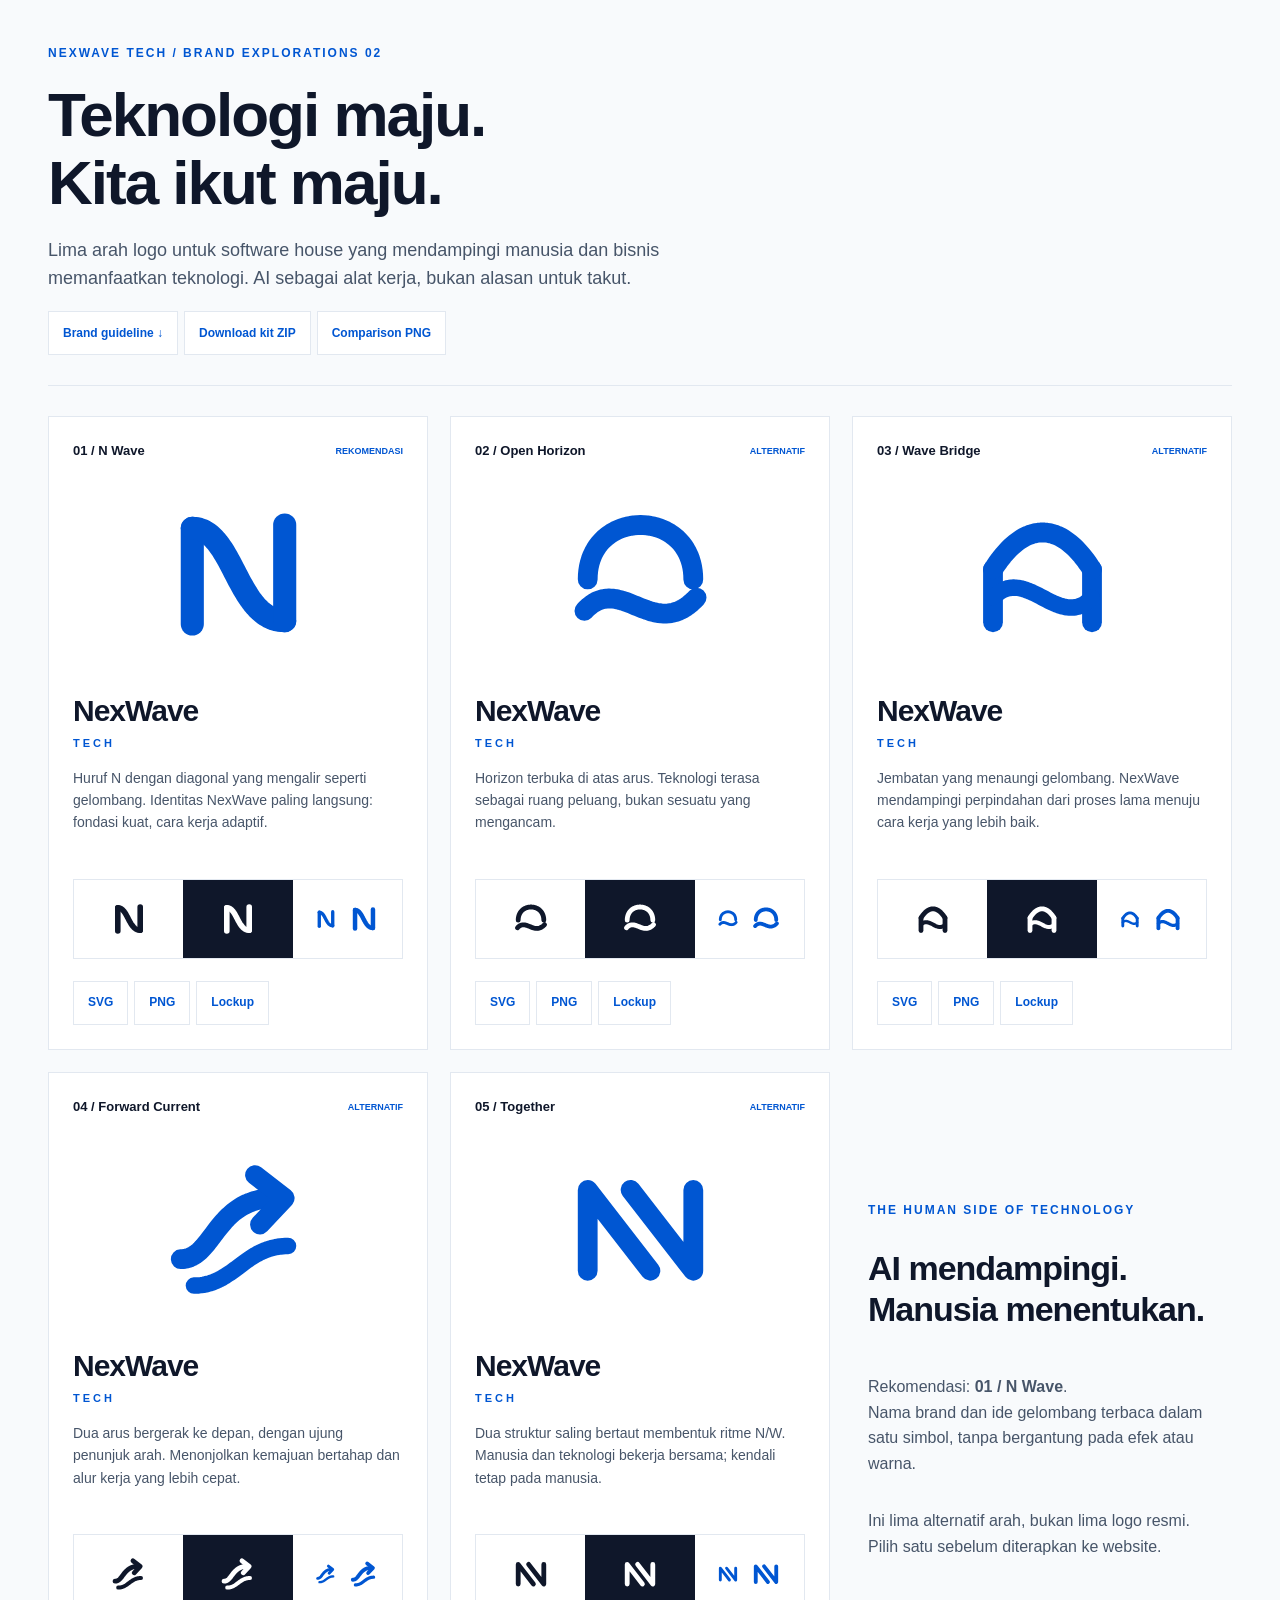
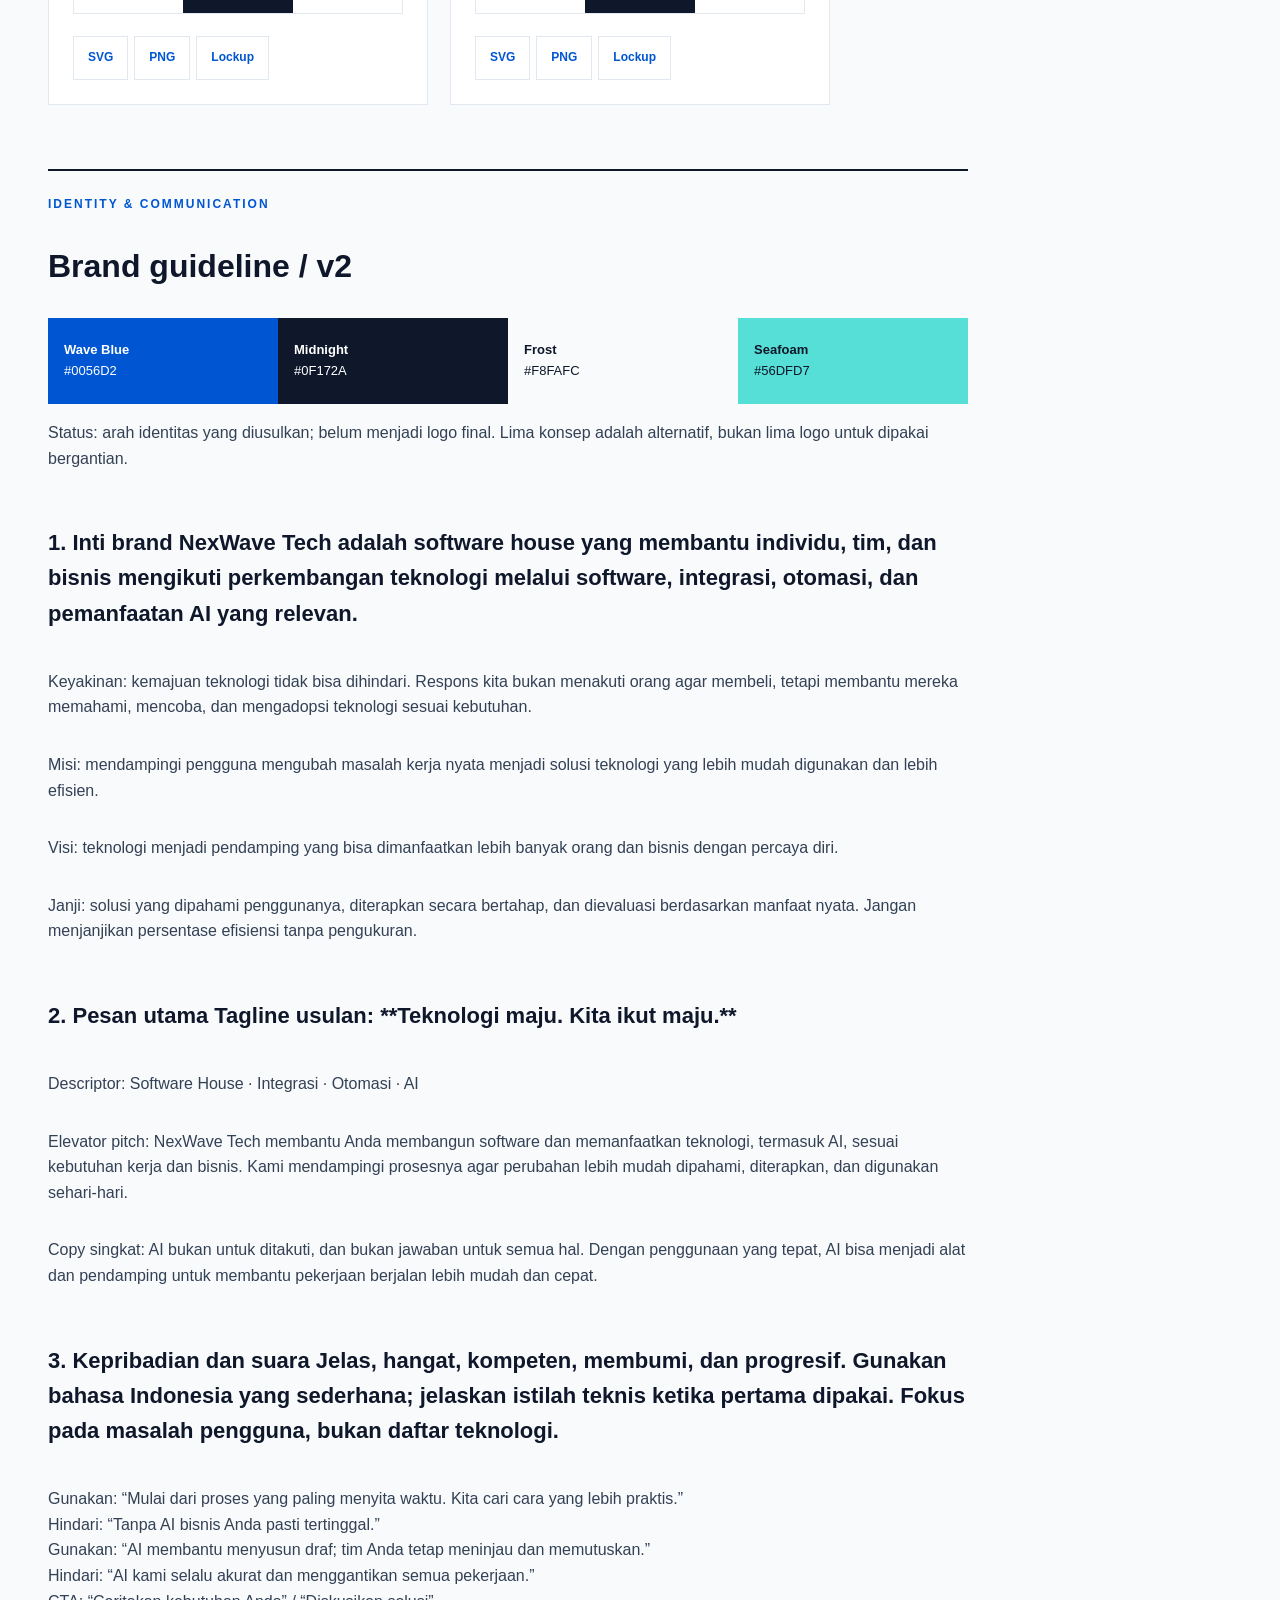
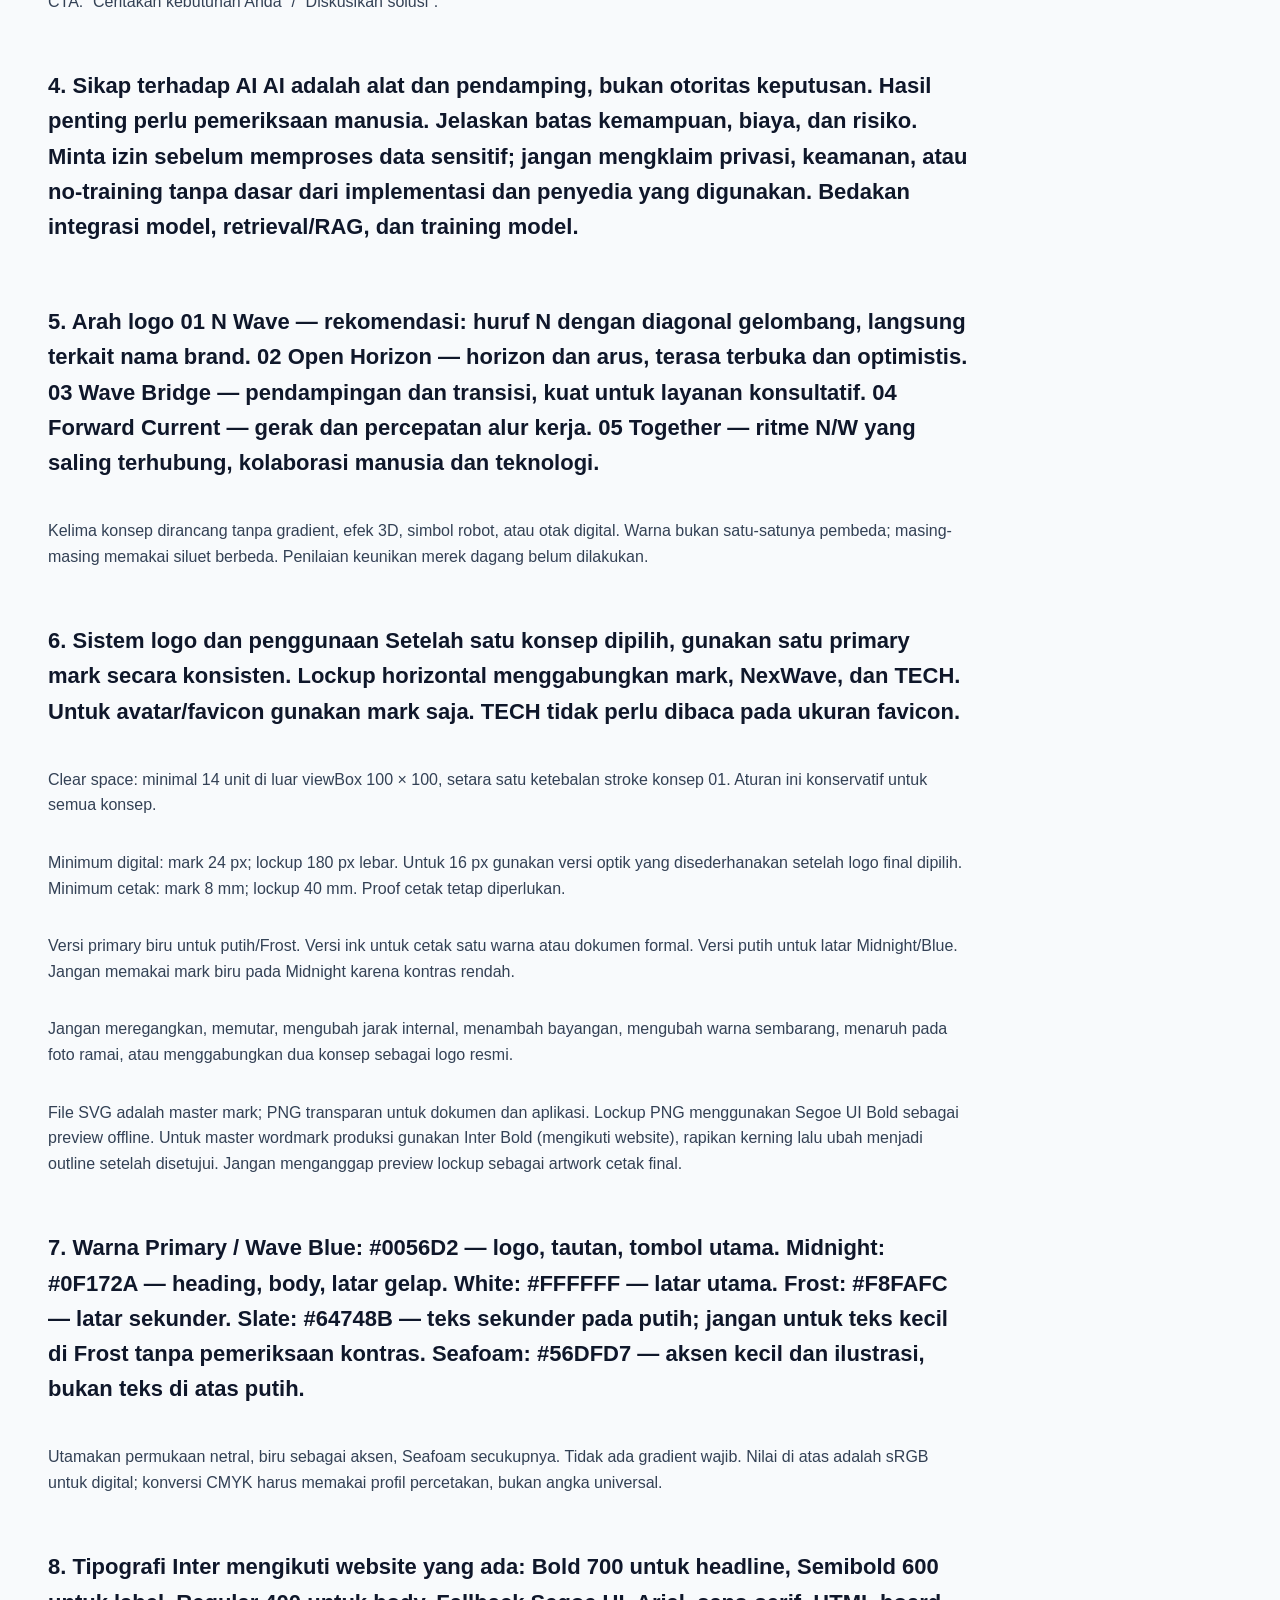
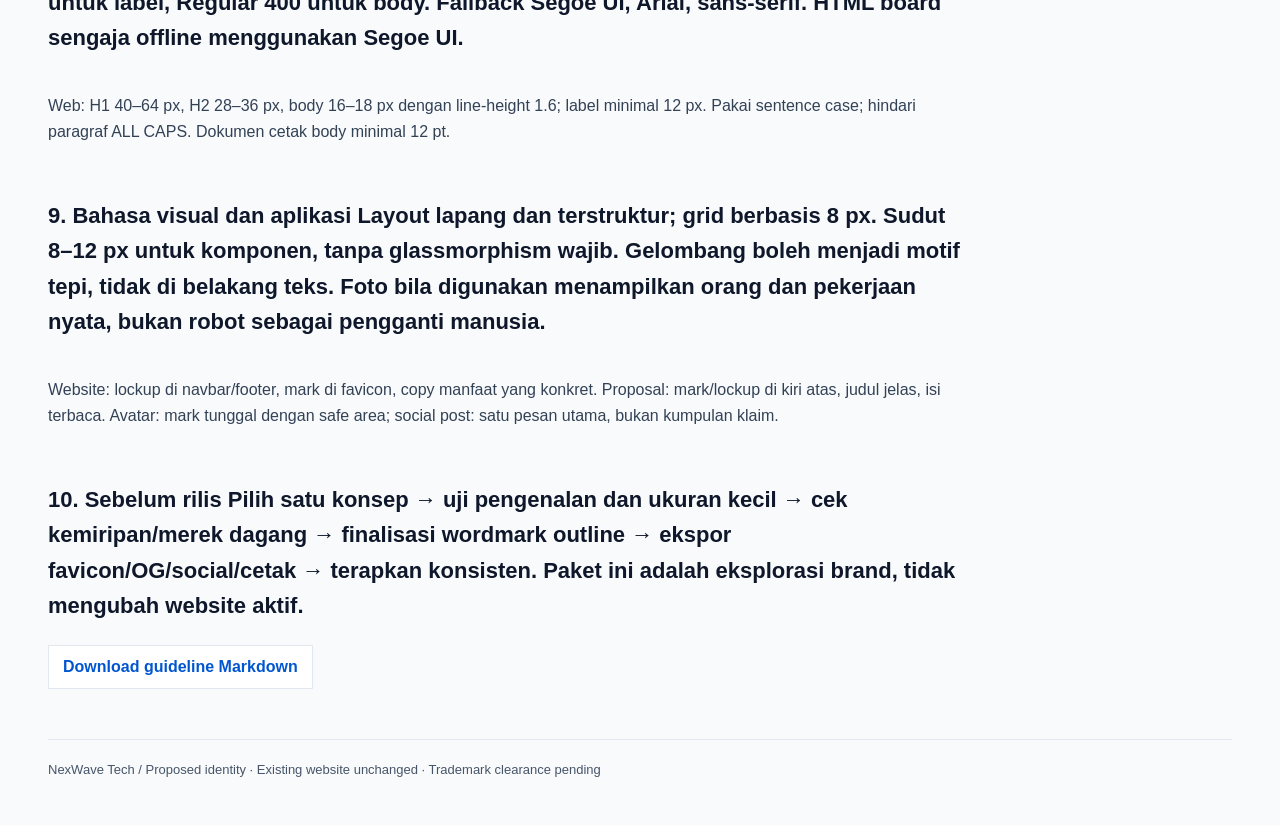
<file: brand/exploration-v2/index.html>
<!doctype html><html lang="id"><meta charset="utf-8"><meta name="viewport" content="width=device-width,initial-scale=1"><title>NexWave Tech / Brand explorations v2</title><style>
:root{--blue:#0056D2;--ink:#0F172A;--muted:#64748B;--line:#E2E8F0}*{box-sizing:border-box}body{margin:0;background:#F8FAFC;color:var(--ink);font-family:'Segoe UI',Arial,sans-serif;line-height:1.6}main{max-width:1400px;margin:auto;padding:44px 48px}header{border-bottom:1px solid var(--line);padding-bottom:30px;margin-bottom:30px}.eyebrow{font-size:12px;letter-spacing:2px;color:var(--blue);font-weight:700}h1{font-size:clamp(32px,5vw,62px);letter-spacing:-2px;line-height:1.1;margin:18px 0}header p{max-width:720px;font-size:18px;color:#475569}a{color:var(--blue);font-weight:600;text-decoration:none;display:inline-flex;align-items:center;min-height:44px;padding:6px 14px;border:1px solid var(--line);background:white}a:hover{border-color:var(--blue)}a:focus-visible{outline:3px solid var(--blue);outline-offset:3px}.grid{display:grid;grid-template-columns:repeat(3,minmax(0,1fr));gap:22px}article{background:white;border:1px solid var(--line);padding:24px}.meta{display:flex;justify-content:space-between;gap:10px;font-size:13px;font-weight:600}.meta b{font-size:9px;color:var(--blue);align-self:center}.stage{height:225px;display:grid;place-items:center}.stage svg{width:165px;height:165px}.lock{font-weight:750;font-size:30px;letter-spacing:-1px}.lock small{font-size:11px;letter-spacing:3px;display:block;color:var(--blue)}article p{font-size:14px;min-height:90px;color:#475569}.samples{display:flex;border:1px solid var(--line);margin:22px 0}.samples>div{flex:1;display:flex;align-items:center;justify-content:center;min-height:78px}.samples svg{width:40px;height:40px}.samples .dark{background:var(--ink)}.sizes{gap:10px}.sizes svg:first-child{width:24px;height:24px}.sizes svg:last-child{width:32px;height:32px}nav{display:flex;gap:6px;flex-wrap:wrap}nav a{font-size:12px}.statement{padding:30px 16px;display:flex;flex-direction:column;justify-content:center}.statement h2{font-size:34px;line-height:1.2;letter-spacing:-1px}.statement p{color:#475569}#guidelines{margin-top:64px;border-top:2px solid var(--ink);padding-top:24px;max-width:920px}#guidelines h2{font-size:32px}#guidelines h3{font-size:22px;margin-top:38px}#guidelines p{color:#334155}.swatches{display:flex;flex-wrap:wrap;margin:24px 0}.swatch{flex:1;min-width:130px;padding:22px 16px;font-size:13px}footer{margin-top:50px;border-top:1px solid var(--line);padding-top:20px;font-size:13px;color:#475569}@media(max-width:1050px){.grid{grid-template-columns:repeat(2,minmax(0,1fr))}}@media(max-width:650px){main{padding:24px 18px}.grid{grid-template-columns:1fr}article p{min-height:0}.stage{height:210px}.meta{font-size:12px}}@media print{body{background:white}main{padding:0}.grid{display:block}article{break-inside:avoid;margin-bottom:20px}article .stage{height:150px}nav{display:none}p{font-size:12pt}h3{break-after:avoid}.statement{display:none}}
</style><main><header><div class="eyebrow">NEXWAVE TECH / BRAND EXPLORATIONS 02</div><h1>Teknologi maju.<br>Kita ikut maju.</h1><p>Lima arah logo untuk software house yang mendampingi manusia dan bisnis memanfaatkan teknologi. AI sebagai alat kerja, bukan alasan untuk takut.</p><nav><a href="#guidelines">Brand guideline ↓</a><a download href="nexwave-tech-brand-kit-v2.zip">Download kit ZIP</a><a download href="logo-comparison.png">Comparison PNG</a></nav></header><div class="grid"><article id="concept-1"><div class="meta"><span>01 / N Wave</span><b>REKOMENDASI</b></div><div class="stage"><svg xmlns="http://www.w3.org/2000/svg" viewBox="0 0 100 100" role="img"><title>NexWave Tech — N Wave</title><g fill="none" stroke="#0056D2" stroke-linecap="round" stroke-linejoin="round"><polyline points="22.000,80.000 22.000,22.000" stroke-width="14"/><polyline points="22.000,22.000 23.533,22.072 25.009,22.284 26.430,22.629 27.800,23.102 29.120,23.696 30.395,24.406 31.625,25.226 32.815,26.148 33.966,27.168 35.082,28.279 36.166,29.475 37.219,30.750 38.245,32.098 39.246,33.513 40.225,34.988 41.185,36.519 42.129,38.097 43.059,39.719 43.977,41.377 44.888,43.065 45.792,44.777 46.694,46.508 47.596,48.251 48.500,50.000 49.409,51.749 50.327,53.492 51.254,55.223 52.196,56.935 53.153,58.623 54.129,60.281 55.126,61.903 56.148,63.481 57.197,65.012 58.275,66.487 59.386,67.902 60.531,69.250 61.715,70.525 62.939,71.721 64.206,72.832 65.519,73.852 66.880,74.774 68.293,75.594 69.760,76.304 71.284,76.898 72.867,77.371 74.512,77.716 76.222,77.928 78.000,78.000" stroke-width="14"/><polyline points="78.000,78.000 78.000,20.000" stroke-width="14"/></g></svg></div><div class="lock"><span>NexWave</span><small>TECH</small></div><p>Huruf N dengan diagonal yang mengalir seperti gelombang. Identitas NexWave paling langsung: fondasi kuat, cara kerja adaptif.</p><div class="samples"><div><svg xmlns="http://www.w3.org/2000/svg" viewBox="0 0 100 100" role="img"><title>NexWave Tech — N Wave</title><g fill="none" stroke="#0F172A" stroke-linecap="round" stroke-linejoin="round"><polyline points="22.000,80.000 22.000,22.000" stroke-width="14"/><polyline points="22.000,22.000 23.533,22.072 25.009,22.284 26.430,22.629 27.800,23.102 29.120,23.696 30.395,24.406 31.625,25.226 32.815,26.148 33.966,27.168 35.082,28.279 36.166,29.475 37.219,30.750 38.245,32.098 39.246,33.513 40.225,34.988 41.185,36.519 42.129,38.097 43.059,39.719 43.977,41.377 44.888,43.065 45.792,44.777 46.694,46.508 47.596,48.251 48.500,50.000 49.409,51.749 50.327,53.492 51.254,55.223 52.196,56.935 53.153,58.623 54.129,60.281 55.126,61.903 56.148,63.481 57.197,65.012 58.275,66.487 59.386,67.902 60.531,69.250 61.715,70.525 62.939,71.721 64.206,72.832 65.519,73.852 66.880,74.774 68.293,75.594 69.760,76.304 71.284,76.898 72.867,77.371 74.512,77.716 76.222,77.928 78.000,78.000" stroke-width="14"/><polyline points="78.000,78.000 78.000,20.000" stroke-width="14"/></g></svg></div><div class="dark"><svg xmlns="http://www.w3.org/2000/svg" viewBox="0 0 100 100" role="img"><title>NexWave Tech — N Wave</title><g fill="none" stroke="#FFFFFF" stroke-linecap="round" stroke-linejoin="round"><polyline points="22.000,80.000 22.000,22.000" stroke-width="14"/><polyline points="22.000,22.000 23.533,22.072 25.009,22.284 26.430,22.629 27.800,23.102 29.120,23.696 30.395,24.406 31.625,25.226 32.815,26.148 33.966,27.168 35.082,28.279 36.166,29.475 37.219,30.750 38.245,32.098 39.246,33.513 40.225,34.988 41.185,36.519 42.129,38.097 43.059,39.719 43.977,41.377 44.888,43.065 45.792,44.777 46.694,46.508 47.596,48.251 48.500,50.000 49.409,51.749 50.327,53.492 51.254,55.223 52.196,56.935 53.153,58.623 54.129,60.281 55.126,61.903 56.148,63.481 57.197,65.012 58.275,66.487 59.386,67.902 60.531,69.250 61.715,70.525 62.939,71.721 64.206,72.832 65.519,73.852 66.880,74.774 68.293,75.594 69.760,76.304 71.284,76.898 72.867,77.371 74.512,77.716 76.222,77.928 78.000,78.000" stroke-width="14"/><polyline points="78.000,78.000 78.000,20.000" stroke-width="14"/></g></svg></div><div class="sizes"><svg xmlns="http://www.w3.org/2000/svg" viewBox="0 0 100 100" role="img"><title>NexWave Tech — N Wave</title><g fill="none" stroke="#0056D2" stroke-linecap="round" stroke-linejoin="round"><polyline points="22.000,80.000 22.000,22.000" stroke-width="14"/><polyline points="22.000,22.000 23.533,22.072 25.009,22.284 26.430,22.629 27.800,23.102 29.120,23.696 30.395,24.406 31.625,25.226 32.815,26.148 33.966,27.168 35.082,28.279 36.166,29.475 37.219,30.750 38.245,32.098 39.246,33.513 40.225,34.988 41.185,36.519 42.129,38.097 43.059,39.719 43.977,41.377 44.888,43.065 45.792,44.777 46.694,46.508 47.596,48.251 48.500,50.000 49.409,51.749 50.327,53.492 51.254,55.223 52.196,56.935 53.153,58.623 54.129,60.281 55.126,61.903 56.148,63.481 57.197,65.012 58.275,66.487 59.386,67.902 60.531,69.250 61.715,70.525 62.939,71.721 64.206,72.832 65.519,73.852 66.880,74.774 68.293,75.594 69.760,76.304 71.284,76.898 72.867,77.371 74.512,77.716 76.222,77.928 78.000,78.000" stroke-width="14"/><polyline points="78.000,78.000 78.000,20.000" stroke-width="14"/></g></svg><svg xmlns="http://www.w3.org/2000/svg" viewBox="0 0 100 100" role="img"><title>NexWave Tech — N Wave</title><g fill="none" stroke="#0056D2" stroke-linecap="round" stroke-linejoin="round"><polyline points="22.000,80.000 22.000,22.000" stroke-width="14"/><polyline points="22.000,22.000 23.533,22.072 25.009,22.284 26.430,22.629 27.800,23.102 29.120,23.696 30.395,24.406 31.625,25.226 32.815,26.148 33.966,27.168 35.082,28.279 36.166,29.475 37.219,30.750 38.245,32.098 39.246,33.513 40.225,34.988 41.185,36.519 42.129,38.097 43.059,39.719 43.977,41.377 44.888,43.065 45.792,44.777 46.694,46.508 47.596,48.251 48.500,50.000 49.409,51.749 50.327,53.492 51.254,55.223 52.196,56.935 53.153,58.623 54.129,60.281 55.126,61.903 56.148,63.481 57.197,65.012 58.275,66.487 59.386,67.902 60.531,69.250 61.715,70.525 62.939,71.721 64.206,72.832 65.519,73.852 66.880,74.774 68.293,75.594 69.760,76.304 71.284,76.898 72.867,77.371 74.512,77.716 76.222,77.928 78.000,78.000" stroke-width="14"/><polyline points="78.000,78.000 78.000,20.000" stroke-width="14"/></g></svg></div></div><nav><a download href="logos/01-n-wave-primary.svg">SVG</a><a download href="logos/01-n-wave-primary.png">PNG</a><a download href="logos/01-n-wave-lockup.png">Lockup</a></nav></article><article id="concept-2"><div class="meta"><span>02 / Open Horizon</span><b>ALTERNATIF</b></div><div class="stage"><svg xmlns="http://www.w3.org/2000/svg" viewBox="0 0 100 100" role="img"><title>NexWave Tech — Open Horizon</title><g fill="none" stroke="#0056D2" stroke-linecap="round" stroke-linejoin="round"><polyline points="18.000,53.000 18.082,50.307 18.324,47.729 18.719,45.266 19.259,42.917 19.939,40.682 20.750,38.562 21.686,36.557 22.741,34.667 23.906,32.891 25.176,31.229 26.543,29.682 28.000,28.250 29.541,26.932 31.157,25.729 32.844,24.641 34.593,23.667 36.397,22.807 38.250,22.062 40.145,21.432 42.074,20.917 44.031,20.516 46.009,20.229 48.001,20.057 50.000,20.000 51.999,20.057 53.991,20.229 55.969,20.516 57.926,20.917 59.855,21.432 61.750,22.062 63.603,22.807 65.407,23.667 67.156,24.641 68.843,25.729 70.459,26.932 72.000,28.250 73.457,29.682 74.824,31.229 76.094,32.891 77.259,34.667 78.314,36.557 79.250,38.562 80.061,40.682 80.741,42.917 81.281,45.266 81.676,47.729 81.918,50.307 82.000,53.000" stroke-width="12"/><polyline points="16.000,72.000 17.372,70.587 18.740,69.344 20.104,68.263 21.463,67.336 22.819,66.555 24.172,65.914 25.522,65.404 26.870,65.019 28.217,64.749 29.562,64.588 30.906,64.529 32.250,64.562 33.594,64.682 34.938,64.880 36.283,65.149 37.630,65.481 38.978,65.869 40.328,66.305 41.681,66.781 43.037,67.289 44.396,67.823 45.760,68.375 47.128,68.936 48.500,69.500 49.878,70.059 51.261,70.604 52.650,71.130 54.046,71.627 55.449,72.089 56.859,72.508 58.277,72.876 59.704,73.185 61.139,73.429 62.583,73.599 64.036,73.687 65.500,73.688 66.974,73.591 68.459,73.391 69.955,73.079 71.463,72.648 72.983,72.090 74.516,71.398 76.061,70.564 77.620,69.581 79.193,68.440 80.781,67.135 82.383,65.658 84.000,64.000" stroke-width="12"/></g></svg></div><div class="lock"><span>NexWave</span><small>TECH</small></div><p>Horizon terbuka di atas arus. Teknologi terasa sebagai ruang peluang, bukan sesuatu yang mengancam.</p><div class="samples"><div><svg xmlns="http://www.w3.org/2000/svg" viewBox="0 0 100 100" role="img"><title>NexWave Tech — Open Horizon</title><g fill="none" stroke="#0F172A" stroke-linecap="round" stroke-linejoin="round"><polyline points="18.000,53.000 18.082,50.307 18.324,47.729 18.719,45.266 19.259,42.917 19.939,40.682 20.750,38.562 21.686,36.557 22.741,34.667 23.906,32.891 25.176,31.229 26.543,29.682 28.000,28.250 29.541,26.932 31.157,25.729 32.844,24.641 34.593,23.667 36.397,22.807 38.250,22.062 40.145,21.432 42.074,20.917 44.031,20.516 46.009,20.229 48.001,20.057 50.000,20.000 51.999,20.057 53.991,20.229 55.969,20.516 57.926,20.917 59.855,21.432 61.750,22.062 63.603,22.807 65.407,23.667 67.156,24.641 68.843,25.729 70.459,26.932 72.000,28.250 73.457,29.682 74.824,31.229 76.094,32.891 77.259,34.667 78.314,36.557 79.250,38.562 80.061,40.682 80.741,42.917 81.281,45.266 81.676,47.729 81.918,50.307 82.000,53.000" stroke-width="12"/><polyline points="16.000,72.000 17.372,70.587 18.740,69.344 20.104,68.263 21.463,67.336 22.819,66.555 24.172,65.914 25.522,65.404 26.870,65.019 28.217,64.749 29.562,64.588 30.906,64.529 32.250,64.562 33.594,64.682 34.938,64.880 36.283,65.149 37.630,65.481 38.978,65.869 40.328,66.305 41.681,66.781 43.037,67.289 44.396,67.823 45.760,68.375 47.128,68.936 48.500,69.500 49.878,70.059 51.261,70.604 52.650,71.130 54.046,71.627 55.449,72.089 56.859,72.508 58.277,72.876 59.704,73.185 61.139,73.429 62.583,73.599 64.036,73.687 65.500,73.688 66.974,73.591 68.459,73.391 69.955,73.079 71.463,72.648 72.983,72.090 74.516,71.398 76.061,70.564 77.620,69.581 79.193,68.440 80.781,67.135 82.383,65.658 84.000,64.000" stroke-width="12"/></g></svg></div><div class="dark"><svg xmlns="http://www.w3.org/2000/svg" viewBox="0 0 100 100" role="img"><title>NexWave Tech — Open Horizon</title><g fill="none" stroke="#FFFFFF" stroke-linecap="round" stroke-linejoin="round"><polyline points="18.000,53.000 18.082,50.307 18.324,47.729 18.719,45.266 19.259,42.917 19.939,40.682 20.750,38.562 21.686,36.557 22.741,34.667 23.906,32.891 25.176,31.229 26.543,29.682 28.000,28.250 29.541,26.932 31.157,25.729 32.844,24.641 34.593,23.667 36.397,22.807 38.250,22.062 40.145,21.432 42.074,20.917 44.031,20.516 46.009,20.229 48.001,20.057 50.000,20.000 51.999,20.057 53.991,20.229 55.969,20.516 57.926,20.917 59.855,21.432 61.750,22.062 63.603,22.807 65.407,23.667 67.156,24.641 68.843,25.729 70.459,26.932 72.000,28.250 73.457,29.682 74.824,31.229 76.094,32.891 77.259,34.667 78.314,36.557 79.250,38.562 80.061,40.682 80.741,42.917 81.281,45.266 81.676,47.729 81.918,50.307 82.000,53.000" stroke-width="12"/><polyline points="16.000,72.000 17.372,70.587 18.740,69.344 20.104,68.263 21.463,67.336 22.819,66.555 24.172,65.914 25.522,65.404 26.870,65.019 28.217,64.749 29.562,64.588 30.906,64.529 32.250,64.562 33.594,64.682 34.938,64.880 36.283,65.149 37.630,65.481 38.978,65.869 40.328,66.305 41.681,66.781 43.037,67.289 44.396,67.823 45.760,68.375 47.128,68.936 48.500,69.500 49.878,70.059 51.261,70.604 52.650,71.130 54.046,71.627 55.449,72.089 56.859,72.508 58.277,72.876 59.704,73.185 61.139,73.429 62.583,73.599 64.036,73.687 65.500,73.688 66.974,73.591 68.459,73.391 69.955,73.079 71.463,72.648 72.983,72.090 74.516,71.398 76.061,70.564 77.620,69.581 79.193,68.440 80.781,67.135 82.383,65.658 84.000,64.000" stroke-width="12"/></g></svg></div><div class="sizes"><svg xmlns="http://www.w3.org/2000/svg" viewBox="0 0 100 100" role="img"><title>NexWave Tech — Open Horizon</title><g fill="none" stroke="#0056D2" stroke-linecap="round" stroke-linejoin="round"><polyline points="18.000,53.000 18.082,50.307 18.324,47.729 18.719,45.266 19.259,42.917 19.939,40.682 20.750,38.562 21.686,36.557 22.741,34.667 23.906,32.891 25.176,31.229 26.543,29.682 28.000,28.250 29.541,26.932 31.157,25.729 32.844,24.641 34.593,23.667 36.397,22.807 38.250,22.062 40.145,21.432 42.074,20.917 44.031,20.516 46.009,20.229 48.001,20.057 50.000,20.000 51.999,20.057 53.991,20.229 55.969,20.516 57.926,20.917 59.855,21.432 61.750,22.062 63.603,22.807 65.407,23.667 67.156,24.641 68.843,25.729 70.459,26.932 72.000,28.250 73.457,29.682 74.824,31.229 76.094,32.891 77.259,34.667 78.314,36.557 79.250,38.562 80.061,40.682 80.741,42.917 81.281,45.266 81.676,47.729 81.918,50.307 82.000,53.000" stroke-width="12"/><polyline points="16.000,72.000 17.372,70.587 18.740,69.344 20.104,68.263 21.463,67.336 22.819,66.555 24.172,65.914 25.522,65.404 26.870,65.019 28.217,64.749 29.562,64.588 30.906,64.529 32.250,64.562 33.594,64.682 34.938,64.880 36.283,65.149 37.630,65.481 38.978,65.869 40.328,66.305 41.681,66.781 43.037,67.289 44.396,67.823 45.760,68.375 47.128,68.936 48.500,69.500 49.878,70.059 51.261,70.604 52.650,71.130 54.046,71.627 55.449,72.089 56.859,72.508 58.277,72.876 59.704,73.185 61.139,73.429 62.583,73.599 64.036,73.687 65.500,73.688 66.974,73.591 68.459,73.391 69.955,73.079 71.463,72.648 72.983,72.090 74.516,71.398 76.061,70.564 77.620,69.581 79.193,68.440 80.781,67.135 82.383,65.658 84.000,64.000" stroke-width="12"/></g></svg><svg xmlns="http://www.w3.org/2000/svg" viewBox="0 0 100 100" role="img"><title>NexWave Tech — Open Horizon</title><g fill="none" stroke="#0056D2" stroke-linecap="round" stroke-linejoin="round"><polyline points="18.000,53.000 18.082,50.307 18.324,47.729 18.719,45.266 19.259,42.917 19.939,40.682 20.750,38.562 21.686,36.557 22.741,34.667 23.906,32.891 25.176,31.229 26.543,29.682 28.000,28.250 29.541,26.932 31.157,25.729 32.844,24.641 34.593,23.667 36.397,22.807 38.250,22.062 40.145,21.432 42.074,20.917 44.031,20.516 46.009,20.229 48.001,20.057 50.000,20.000 51.999,20.057 53.991,20.229 55.969,20.516 57.926,20.917 59.855,21.432 61.750,22.062 63.603,22.807 65.407,23.667 67.156,24.641 68.843,25.729 70.459,26.932 72.000,28.250 73.457,29.682 74.824,31.229 76.094,32.891 77.259,34.667 78.314,36.557 79.250,38.562 80.061,40.682 80.741,42.917 81.281,45.266 81.676,47.729 81.918,50.307 82.000,53.000" stroke-width="12"/><polyline points="16.000,72.000 17.372,70.587 18.740,69.344 20.104,68.263 21.463,67.336 22.819,66.555 24.172,65.914 25.522,65.404 26.870,65.019 28.217,64.749 29.562,64.588 30.906,64.529 32.250,64.562 33.594,64.682 34.938,64.880 36.283,65.149 37.630,65.481 38.978,65.869 40.328,66.305 41.681,66.781 43.037,67.289 44.396,67.823 45.760,68.375 47.128,68.936 48.500,69.500 49.878,70.059 51.261,70.604 52.650,71.130 54.046,71.627 55.449,72.089 56.859,72.508 58.277,72.876 59.704,73.185 61.139,73.429 62.583,73.599 64.036,73.687 65.500,73.688 66.974,73.591 68.459,73.391 69.955,73.079 71.463,72.648 72.983,72.090 74.516,71.398 76.061,70.564 77.620,69.581 79.193,68.440 80.781,67.135 82.383,65.658 84.000,64.000" stroke-width="12"/></g></svg></div></div><nav><a download href="logos/02-open-horizon-primary.svg">SVG</a><a download href="logos/02-open-horizon-primary.png">PNG</a><a download href="logos/02-open-horizon-lockup.png">Lockup</a></nav></article><article id="concept-3"><div class="meta"><span>03 / Wave Bridge</span><b>ALTERNATIF</b></div><div class="stage"><svg xmlns="http://www.w3.org/2000/svg" viewBox="0 0 100 100" role="img"><title>NexWave Tech — Wave Bridge</title><g fill="none" stroke="#0056D2" stroke-linecap="round" stroke-linejoin="round"><polyline points="20.000,79.000 20.000,47.000" stroke-width="12"/><polyline points="80.000,79.000 80.000,47.000" stroke-width="12"/><polyline points="20.000,47.000 21.191,45.164 22.390,43.406 23.596,41.727 24.809,40.125 26.028,38.602 27.254,37.156 28.485,35.789 29.722,34.500 30.964,33.289 32.211,32.156 33.463,31.102 34.719,30.125 35.978,29.227 37.242,28.406 38.508,27.664 39.778,27.000 41.050,26.414 42.324,25.906 43.601,25.477 44.878,25.125 46.158,24.852 47.438,24.656 48.719,24.539 50.000,24.500 51.281,24.539 52.562,24.656 53.842,24.852 55.122,25.125 56.399,25.477 57.676,25.906 58.950,26.414 60.222,27.000 61.492,27.664 62.758,28.406 64.022,29.227 65.281,30.125 66.537,31.102 67.789,32.156 69.036,33.289 70.278,34.500 71.515,35.789 72.746,37.156 73.972,38.602 75.191,40.125 76.404,41.727 77.610,43.406 78.809,45.164 80.000,47.000" stroke-width="12"/><polyline points="20.000,64.000 21.250,62.768 22.500,61.694 23.750,60.770 25.000,59.990 26.250,59.346 27.500,58.832 28.750,58.441 30.000,58.167 31.250,58.001 32.500,57.939 33.750,57.972 35.000,58.094 36.250,58.298 37.500,58.577 38.750,58.924 40.000,59.333 41.250,59.797 42.500,60.309 43.750,60.861 45.000,61.448 46.250,62.062 47.500,62.697 48.750,63.345 50.000,64.000 51.250,64.655 52.500,65.303 53.750,65.938 55.000,66.552 56.250,67.139 57.500,67.691 58.750,68.203 60.000,68.667 61.250,69.076 62.500,69.423 63.750,69.702 65.000,69.906 66.250,70.028 67.500,70.061 68.750,69.999 70.000,69.833 71.250,69.559 72.500,69.168 73.750,68.654 75.000,68.010 76.250,67.230 77.500,66.306 78.750,65.232 80.000,64.000" stroke-width="10"/></g></svg></div><div class="lock"><span>NexWave</span><small>TECH</small></div><p>Jembatan yang menaungi gelombang. NexWave mendampingi perpindahan dari proses lama menuju cara kerja yang lebih baik.</p><div class="samples"><div><svg xmlns="http://www.w3.org/2000/svg" viewBox="0 0 100 100" role="img"><title>NexWave Tech — Wave Bridge</title><g fill="none" stroke="#0F172A" stroke-linecap="round" stroke-linejoin="round"><polyline points="20.000,79.000 20.000,47.000" stroke-width="12"/><polyline points="80.000,79.000 80.000,47.000" stroke-width="12"/><polyline points="20.000,47.000 21.191,45.164 22.390,43.406 23.596,41.727 24.809,40.125 26.028,38.602 27.254,37.156 28.485,35.789 29.722,34.500 30.964,33.289 32.211,32.156 33.463,31.102 34.719,30.125 35.978,29.227 37.242,28.406 38.508,27.664 39.778,27.000 41.050,26.414 42.324,25.906 43.601,25.477 44.878,25.125 46.158,24.852 47.438,24.656 48.719,24.539 50.000,24.500 51.281,24.539 52.562,24.656 53.842,24.852 55.122,25.125 56.399,25.477 57.676,25.906 58.950,26.414 60.222,27.000 61.492,27.664 62.758,28.406 64.022,29.227 65.281,30.125 66.537,31.102 67.789,32.156 69.036,33.289 70.278,34.500 71.515,35.789 72.746,37.156 73.972,38.602 75.191,40.125 76.404,41.727 77.610,43.406 78.809,45.164 80.000,47.000" stroke-width="12"/><polyline points="20.000,64.000 21.250,62.768 22.500,61.694 23.750,60.770 25.000,59.990 26.250,59.346 27.500,58.832 28.750,58.441 30.000,58.167 31.250,58.001 32.500,57.939 33.750,57.972 35.000,58.094 36.250,58.298 37.500,58.577 38.750,58.924 40.000,59.333 41.250,59.797 42.500,60.309 43.750,60.861 45.000,61.448 46.250,62.062 47.500,62.697 48.750,63.345 50.000,64.000 51.250,64.655 52.500,65.303 53.750,65.938 55.000,66.552 56.250,67.139 57.500,67.691 58.750,68.203 60.000,68.667 61.250,69.076 62.500,69.423 63.750,69.702 65.000,69.906 66.250,70.028 67.500,70.061 68.750,69.999 70.000,69.833 71.250,69.559 72.500,69.168 73.750,68.654 75.000,68.010 76.250,67.230 77.500,66.306 78.750,65.232 80.000,64.000" stroke-width="10"/></g></svg></div><div class="dark"><svg xmlns="http://www.w3.org/2000/svg" viewBox="0 0 100 100" role="img"><title>NexWave Tech — Wave Bridge</title><g fill="none" stroke="#FFFFFF" stroke-linecap="round" stroke-linejoin="round"><polyline points="20.000,79.000 20.000,47.000" stroke-width="12"/><polyline points="80.000,79.000 80.000,47.000" stroke-width="12"/><polyline points="20.000,47.000 21.191,45.164 22.390,43.406 23.596,41.727 24.809,40.125 26.028,38.602 27.254,37.156 28.485,35.789 29.722,34.500 30.964,33.289 32.211,32.156 33.463,31.102 34.719,30.125 35.978,29.227 37.242,28.406 38.508,27.664 39.778,27.000 41.050,26.414 42.324,25.906 43.601,25.477 44.878,25.125 46.158,24.852 47.438,24.656 48.719,24.539 50.000,24.500 51.281,24.539 52.562,24.656 53.842,24.852 55.122,25.125 56.399,25.477 57.676,25.906 58.950,26.414 60.222,27.000 61.492,27.664 62.758,28.406 64.022,29.227 65.281,30.125 66.537,31.102 67.789,32.156 69.036,33.289 70.278,34.500 71.515,35.789 72.746,37.156 73.972,38.602 75.191,40.125 76.404,41.727 77.610,43.406 78.809,45.164 80.000,47.000" stroke-width="12"/><polyline points="20.000,64.000 21.250,62.768 22.500,61.694 23.750,60.770 25.000,59.990 26.250,59.346 27.500,58.832 28.750,58.441 30.000,58.167 31.250,58.001 32.500,57.939 33.750,57.972 35.000,58.094 36.250,58.298 37.500,58.577 38.750,58.924 40.000,59.333 41.250,59.797 42.500,60.309 43.750,60.861 45.000,61.448 46.250,62.062 47.500,62.697 48.750,63.345 50.000,64.000 51.250,64.655 52.500,65.303 53.750,65.938 55.000,66.552 56.250,67.139 57.500,67.691 58.750,68.203 60.000,68.667 61.250,69.076 62.500,69.423 63.750,69.702 65.000,69.906 66.250,70.028 67.500,70.061 68.750,69.999 70.000,69.833 71.250,69.559 72.500,69.168 73.750,68.654 75.000,68.010 76.250,67.230 77.500,66.306 78.750,65.232 80.000,64.000" stroke-width="10"/></g></svg></div><div class="sizes"><svg xmlns="http://www.w3.org/2000/svg" viewBox="0 0 100 100" role="img"><title>NexWave Tech — Wave Bridge</title><g fill="none" stroke="#0056D2" stroke-linecap="round" stroke-linejoin="round"><polyline points="20.000,79.000 20.000,47.000" stroke-width="12"/><polyline points="80.000,79.000 80.000,47.000" stroke-width="12"/><polyline points="20.000,47.000 21.191,45.164 22.390,43.406 23.596,41.727 24.809,40.125 26.028,38.602 27.254,37.156 28.485,35.789 29.722,34.500 30.964,33.289 32.211,32.156 33.463,31.102 34.719,30.125 35.978,29.227 37.242,28.406 38.508,27.664 39.778,27.000 41.050,26.414 42.324,25.906 43.601,25.477 44.878,25.125 46.158,24.852 47.438,24.656 48.719,24.539 50.000,24.500 51.281,24.539 52.562,24.656 53.842,24.852 55.122,25.125 56.399,25.477 57.676,25.906 58.950,26.414 60.222,27.000 61.492,27.664 62.758,28.406 64.022,29.227 65.281,30.125 66.537,31.102 67.789,32.156 69.036,33.289 70.278,34.500 71.515,35.789 72.746,37.156 73.972,38.602 75.191,40.125 76.404,41.727 77.610,43.406 78.809,45.164 80.000,47.000" stroke-width="12"/><polyline points="20.000,64.000 21.250,62.768 22.500,61.694 23.750,60.770 25.000,59.990 26.250,59.346 27.500,58.832 28.750,58.441 30.000,58.167 31.250,58.001 32.500,57.939 33.750,57.972 35.000,58.094 36.250,58.298 37.500,58.577 38.750,58.924 40.000,59.333 41.250,59.797 42.500,60.309 43.750,60.861 45.000,61.448 46.250,62.062 47.500,62.697 48.750,63.345 50.000,64.000 51.250,64.655 52.500,65.303 53.750,65.938 55.000,66.552 56.250,67.139 57.500,67.691 58.750,68.203 60.000,68.667 61.250,69.076 62.500,69.423 63.750,69.702 65.000,69.906 66.250,70.028 67.500,70.061 68.750,69.999 70.000,69.833 71.250,69.559 72.500,69.168 73.750,68.654 75.000,68.010 76.250,67.230 77.500,66.306 78.750,65.232 80.000,64.000" stroke-width="10"/></g></svg><svg xmlns="http://www.w3.org/2000/svg" viewBox="0 0 100 100" role="img"><title>NexWave Tech — Wave Bridge</title><g fill="none" stroke="#0056D2" stroke-linecap="round" stroke-linejoin="round"><polyline points="20.000,79.000 20.000,47.000" stroke-width="12"/><polyline points="80.000,79.000 80.000,47.000" stroke-width="12"/><polyline points="20.000,47.000 21.191,45.164 22.390,43.406 23.596,41.727 24.809,40.125 26.028,38.602 27.254,37.156 28.485,35.789 29.722,34.500 30.964,33.289 32.211,32.156 33.463,31.102 34.719,30.125 35.978,29.227 37.242,28.406 38.508,27.664 39.778,27.000 41.050,26.414 42.324,25.906 43.601,25.477 44.878,25.125 46.158,24.852 47.438,24.656 48.719,24.539 50.000,24.500 51.281,24.539 52.562,24.656 53.842,24.852 55.122,25.125 56.399,25.477 57.676,25.906 58.950,26.414 60.222,27.000 61.492,27.664 62.758,28.406 64.022,29.227 65.281,30.125 66.537,31.102 67.789,32.156 69.036,33.289 70.278,34.500 71.515,35.789 72.746,37.156 73.972,38.602 75.191,40.125 76.404,41.727 77.610,43.406 78.809,45.164 80.000,47.000" stroke-width="12"/><polyline points="20.000,64.000 21.250,62.768 22.500,61.694 23.750,60.770 25.000,59.990 26.250,59.346 27.500,58.832 28.750,58.441 30.000,58.167 31.250,58.001 32.500,57.939 33.750,57.972 35.000,58.094 36.250,58.298 37.500,58.577 38.750,58.924 40.000,59.333 41.250,59.797 42.500,60.309 43.750,60.861 45.000,61.448 46.250,62.062 47.500,62.697 48.750,63.345 50.000,64.000 51.250,64.655 52.500,65.303 53.750,65.938 55.000,66.552 56.250,67.139 57.500,67.691 58.750,68.203 60.000,68.667 61.250,69.076 62.500,69.423 63.750,69.702 65.000,69.906 66.250,70.028 67.500,70.061 68.750,69.999 70.000,69.833 71.250,69.559 72.500,69.168 73.750,68.654 75.000,68.010 76.250,67.230 77.500,66.306 78.750,65.232 80.000,64.000" stroke-width="10"/></g></svg></div></div><nav><a download href="logos/03-wave-bridge-primary.svg">SVG</a><a download href="logos/03-wave-bridge-primary.png">PNG</a><a download href="logos/03-wave-bridge-lockup.png">Lockup</a></nav></article><article id="concept-4"><div class="meta"><span>04 / Forward Current</span><b>ALTERNATIF</b></div><div class="stage"><svg xmlns="http://www.w3.org/2000/svg" viewBox="0 0 100 100" role="img"><title>NexWave Tech — Forward Current</title><g fill="none" stroke="#0056D2" stroke-linecap="round" stroke-linejoin="round"><polyline points="15.000,68.000 16.226,67.952 17.405,67.813 18.541,67.584 19.635,67.272 20.693,66.879 21.715,66.410 22.705,65.869 23.667,65.259 24.602,64.585 25.514,63.851 26.406,63.061 27.281,62.219 28.142,61.328 28.991,60.393 29.832,59.418 30.667,58.407 31.499,57.364 32.332,56.293 33.168,55.198 34.010,54.082 34.862,52.951 35.725,51.807 36.604,50.656 37.500,49.500 38.417,48.344 39.358,47.193 40.326,46.049 41.323,44.918 42.353,43.802 43.418,42.707 44.522,41.636 45.667,40.593 46.856,39.582 48.092,38.607 49.379,37.672 50.719,36.781 52.114,35.939 53.569,35.149 55.085,34.415 56.667,33.741 58.316,33.131 60.035,32.590 61.828,32.121 63.698,31.728 65.647,31.416 67.678,31.187 69.795,31.048 72.000,31.000" stroke-width="12"/><polyline points="60.000,17.000 78.000,31.000 63.000,47.000" stroke-width="12"/><polyline points="23.000,84.000 24.478,83.969 25.914,83.878 27.310,83.730 28.667,83.528 29.987,83.273 31.273,82.969 32.527,82.618 33.750,82.222 34.944,81.785 36.112,81.309 37.255,80.796 38.375,80.250 39.474,79.672 40.555,79.066 41.618,78.434 42.667,77.778 43.702,77.101 44.727,76.406 45.742,75.696 46.750,74.972 47.753,74.238 48.753,73.497 49.751,72.750 50.750,72.000 51.752,71.250 52.758,70.503 53.771,69.762 54.792,69.028 55.823,68.304 56.867,67.594 57.925,66.899 59.000,66.222 60.093,65.566 61.206,64.934 62.341,64.328 63.500,63.750 64.685,63.204 65.898,62.691 67.142,62.215 68.417,61.778 69.726,61.382 71.070,61.031 72.453,60.727 73.875,60.472 75.339,60.270 76.846,60.122 78.399,60.031 80.000,60.000" stroke-width="10"/></g></svg></div><div class="lock"><span>NexWave</span><small>TECH</small></div><p>Dua arus bergerak ke depan, dengan ujung penunjuk arah. Menonjolkan kemajuan bertahap dan alur kerja yang lebih cepat.</p><div class="samples"><div><svg xmlns="http://www.w3.org/2000/svg" viewBox="0 0 100 100" role="img"><title>NexWave Tech — Forward Current</title><g fill="none" stroke="#0F172A" stroke-linecap="round" stroke-linejoin="round"><polyline points="15.000,68.000 16.226,67.952 17.405,67.813 18.541,67.584 19.635,67.272 20.693,66.879 21.715,66.410 22.705,65.869 23.667,65.259 24.602,64.585 25.514,63.851 26.406,63.061 27.281,62.219 28.142,61.328 28.991,60.393 29.832,59.418 30.667,58.407 31.499,57.364 32.332,56.293 33.168,55.198 34.010,54.082 34.862,52.951 35.725,51.807 36.604,50.656 37.500,49.500 38.417,48.344 39.358,47.193 40.326,46.049 41.323,44.918 42.353,43.802 43.418,42.707 44.522,41.636 45.667,40.593 46.856,39.582 48.092,38.607 49.379,37.672 50.719,36.781 52.114,35.939 53.569,35.149 55.085,34.415 56.667,33.741 58.316,33.131 60.035,32.590 61.828,32.121 63.698,31.728 65.647,31.416 67.678,31.187 69.795,31.048 72.000,31.000" stroke-width="12"/><polyline points="60.000,17.000 78.000,31.000 63.000,47.000" stroke-width="12"/><polyline points="23.000,84.000 24.478,83.969 25.914,83.878 27.310,83.730 28.667,83.528 29.987,83.273 31.273,82.969 32.527,82.618 33.750,82.222 34.944,81.785 36.112,81.309 37.255,80.796 38.375,80.250 39.474,79.672 40.555,79.066 41.618,78.434 42.667,77.778 43.702,77.101 44.727,76.406 45.742,75.696 46.750,74.972 47.753,74.238 48.753,73.497 49.751,72.750 50.750,72.000 51.752,71.250 52.758,70.503 53.771,69.762 54.792,69.028 55.823,68.304 56.867,67.594 57.925,66.899 59.000,66.222 60.093,65.566 61.206,64.934 62.341,64.328 63.500,63.750 64.685,63.204 65.898,62.691 67.142,62.215 68.417,61.778 69.726,61.382 71.070,61.031 72.453,60.727 73.875,60.472 75.339,60.270 76.846,60.122 78.399,60.031 80.000,60.000" stroke-width="10"/></g></svg></div><div class="dark"><svg xmlns="http://www.w3.org/2000/svg" viewBox="0 0 100 100" role="img"><title>NexWave Tech — Forward Current</title><g fill="none" stroke="#FFFFFF" stroke-linecap="round" stroke-linejoin="round"><polyline points="15.000,68.000 16.226,67.952 17.405,67.813 18.541,67.584 19.635,67.272 20.693,66.879 21.715,66.410 22.705,65.869 23.667,65.259 24.602,64.585 25.514,63.851 26.406,63.061 27.281,62.219 28.142,61.328 28.991,60.393 29.832,59.418 30.667,58.407 31.499,57.364 32.332,56.293 33.168,55.198 34.010,54.082 34.862,52.951 35.725,51.807 36.604,50.656 37.500,49.500 38.417,48.344 39.358,47.193 40.326,46.049 41.323,44.918 42.353,43.802 43.418,42.707 44.522,41.636 45.667,40.593 46.856,39.582 48.092,38.607 49.379,37.672 50.719,36.781 52.114,35.939 53.569,35.149 55.085,34.415 56.667,33.741 58.316,33.131 60.035,32.590 61.828,32.121 63.698,31.728 65.647,31.416 67.678,31.187 69.795,31.048 72.000,31.000" stroke-width="12"/><polyline points="60.000,17.000 78.000,31.000 63.000,47.000" stroke-width="12"/><polyline points="23.000,84.000 24.478,83.969 25.914,83.878 27.310,83.730 28.667,83.528 29.987,83.273 31.273,82.969 32.527,82.618 33.750,82.222 34.944,81.785 36.112,81.309 37.255,80.796 38.375,80.250 39.474,79.672 40.555,79.066 41.618,78.434 42.667,77.778 43.702,77.101 44.727,76.406 45.742,75.696 46.750,74.972 47.753,74.238 48.753,73.497 49.751,72.750 50.750,72.000 51.752,71.250 52.758,70.503 53.771,69.762 54.792,69.028 55.823,68.304 56.867,67.594 57.925,66.899 59.000,66.222 60.093,65.566 61.206,64.934 62.341,64.328 63.500,63.750 64.685,63.204 65.898,62.691 67.142,62.215 68.417,61.778 69.726,61.382 71.070,61.031 72.453,60.727 73.875,60.472 75.339,60.270 76.846,60.122 78.399,60.031 80.000,60.000" stroke-width="10"/></g></svg></div><div class="sizes"><svg xmlns="http://www.w3.org/2000/svg" viewBox="0 0 100 100" role="img"><title>NexWave Tech — Forward Current</title><g fill="none" stroke="#0056D2" stroke-linecap="round" stroke-linejoin="round"><polyline points="15.000,68.000 16.226,67.952 17.405,67.813 18.541,67.584 19.635,67.272 20.693,66.879 21.715,66.410 22.705,65.869 23.667,65.259 24.602,64.585 25.514,63.851 26.406,63.061 27.281,62.219 28.142,61.328 28.991,60.393 29.832,59.418 30.667,58.407 31.499,57.364 32.332,56.293 33.168,55.198 34.010,54.082 34.862,52.951 35.725,51.807 36.604,50.656 37.500,49.500 38.417,48.344 39.358,47.193 40.326,46.049 41.323,44.918 42.353,43.802 43.418,42.707 44.522,41.636 45.667,40.593 46.856,39.582 48.092,38.607 49.379,37.672 50.719,36.781 52.114,35.939 53.569,35.149 55.085,34.415 56.667,33.741 58.316,33.131 60.035,32.590 61.828,32.121 63.698,31.728 65.647,31.416 67.678,31.187 69.795,31.048 72.000,31.000" stroke-width="12"/><polyline points="60.000,17.000 78.000,31.000 63.000,47.000" stroke-width="12"/><polyline points="23.000,84.000 24.478,83.969 25.914,83.878 27.310,83.730 28.667,83.528 29.987,83.273 31.273,82.969 32.527,82.618 33.750,82.222 34.944,81.785 36.112,81.309 37.255,80.796 38.375,80.250 39.474,79.672 40.555,79.066 41.618,78.434 42.667,77.778 43.702,77.101 44.727,76.406 45.742,75.696 46.750,74.972 47.753,74.238 48.753,73.497 49.751,72.750 50.750,72.000 51.752,71.250 52.758,70.503 53.771,69.762 54.792,69.028 55.823,68.304 56.867,67.594 57.925,66.899 59.000,66.222 60.093,65.566 61.206,64.934 62.341,64.328 63.500,63.750 64.685,63.204 65.898,62.691 67.142,62.215 68.417,61.778 69.726,61.382 71.070,61.031 72.453,60.727 73.875,60.472 75.339,60.270 76.846,60.122 78.399,60.031 80.000,60.000" stroke-width="10"/></g></svg><svg xmlns="http://www.w3.org/2000/svg" viewBox="0 0 100 100" role="img"><title>NexWave Tech — Forward Current</title><g fill="none" stroke="#0056D2" stroke-linecap="round" stroke-linejoin="round"><polyline points="15.000,68.000 16.226,67.952 17.405,67.813 18.541,67.584 19.635,67.272 20.693,66.879 21.715,66.410 22.705,65.869 23.667,65.259 24.602,64.585 25.514,63.851 26.406,63.061 27.281,62.219 28.142,61.328 28.991,60.393 29.832,59.418 30.667,58.407 31.499,57.364 32.332,56.293 33.168,55.198 34.010,54.082 34.862,52.951 35.725,51.807 36.604,50.656 37.500,49.500 38.417,48.344 39.358,47.193 40.326,46.049 41.323,44.918 42.353,43.802 43.418,42.707 44.522,41.636 45.667,40.593 46.856,39.582 48.092,38.607 49.379,37.672 50.719,36.781 52.114,35.939 53.569,35.149 55.085,34.415 56.667,33.741 58.316,33.131 60.035,32.590 61.828,32.121 63.698,31.728 65.647,31.416 67.678,31.187 69.795,31.048 72.000,31.000" stroke-width="12"/><polyline points="60.000,17.000 78.000,31.000 63.000,47.000" stroke-width="12"/><polyline points="23.000,84.000 24.478,83.969 25.914,83.878 27.310,83.730 28.667,83.528 29.987,83.273 31.273,82.969 32.527,82.618 33.750,82.222 34.944,81.785 36.112,81.309 37.255,80.796 38.375,80.250 39.474,79.672 40.555,79.066 41.618,78.434 42.667,77.778 43.702,77.101 44.727,76.406 45.742,75.696 46.750,74.972 47.753,74.238 48.753,73.497 49.751,72.750 50.750,72.000 51.752,71.250 52.758,70.503 53.771,69.762 54.792,69.028 55.823,68.304 56.867,67.594 57.925,66.899 59.000,66.222 60.093,65.566 61.206,64.934 62.341,64.328 63.500,63.750 64.685,63.204 65.898,62.691 67.142,62.215 68.417,61.778 69.726,61.382 71.070,61.031 72.453,60.727 73.875,60.472 75.339,60.270 76.846,60.122 78.399,60.031 80.000,60.000" stroke-width="10"/></g></svg></div></div><nav><a download href="logos/04-forward-current-primary.svg">SVG</a><a download href="logos/04-forward-current-primary.png">PNG</a><a download href="logos/04-forward-current-lockup.png">Lockup</a></nav></article><article id="concept-5"><div class="meta"><span>05 / Together</span><b>ALTERNATIF</b></div><div class="stage"><svg xmlns="http://www.w3.org/2000/svg" viewBox="0 0 100 100" role="img"><title>NexWave Tech — Together</title><g fill="none" stroke="#0056D2" stroke-linecap="round" stroke-linejoin="round"><polyline points="18.000,75.000 18.000,26.000 56.000,75.000" stroke-width="12"/><polyline points="44.000,26.000 82.000,75.000 82.000,26.000" stroke-width="12"/></g></svg></div><div class="lock"><span>NexWave</span><small>TECH</small></div><p>Dua struktur saling bertaut membentuk ritme N/W. Manusia dan teknologi bekerja bersama; kendali tetap pada manusia.</p><div class="samples"><div><svg xmlns="http://www.w3.org/2000/svg" viewBox="0 0 100 100" role="img"><title>NexWave Tech — Together</title><g fill="none" stroke="#0F172A" stroke-linecap="round" stroke-linejoin="round"><polyline points="18.000,75.000 18.000,26.000 56.000,75.000" stroke-width="12"/><polyline points="44.000,26.000 82.000,75.000 82.000,26.000" stroke-width="12"/></g></svg></div><div class="dark"><svg xmlns="http://www.w3.org/2000/svg" viewBox="0 0 100 100" role="img"><title>NexWave Tech — Together</title><g fill="none" stroke="#FFFFFF" stroke-linecap="round" stroke-linejoin="round"><polyline points="18.000,75.000 18.000,26.000 56.000,75.000" stroke-width="12"/><polyline points="44.000,26.000 82.000,75.000 82.000,26.000" stroke-width="12"/></g></svg></div><div class="sizes"><svg xmlns="http://www.w3.org/2000/svg" viewBox="0 0 100 100" role="img"><title>NexWave Tech — Together</title><g fill="none" stroke="#0056D2" stroke-linecap="round" stroke-linejoin="round"><polyline points="18.000,75.000 18.000,26.000 56.000,75.000" stroke-width="12"/><polyline points="44.000,26.000 82.000,75.000 82.000,26.000" stroke-width="12"/></g></svg><svg xmlns="http://www.w3.org/2000/svg" viewBox="0 0 100 100" role="img"><title>NexWave Tech — Together</title><g fill="none" stroke="#0056D2" stroke-linecap="round" stroke-linejoin="round"><polyline points="18.000,75.000 18.000,26.000 56.000,75.000" stroke-width="12"/><polyline points="44.000,26.000 82.000,75.000 82.000,26.000" stroke-width="12"/></g></svg></div></div><nav><a download href="logos/05-together-primary.svg">SVG</a><a download href="logos/05-together-primary.png">PNG</a><a download href="logos/05-together-lockup.png">Lockup</a></nav></article><aside class="statement"><div class="eyebrow">THE HUMAN SIDE OF TECHNOLOGY</div><h2>AI mendampingi.<br>Manusia menentukan.</h2><p>Rekomendasi: <strong>01 / N Wave</strong>.<br>Nama brand dan ide gelombang terbaca dalam satu simbol, tanpa bergantung pada efek atau warna.</p><p>Ini lima alternatif arah, bukan lima logo resmi. Pilih satu sebelum diterapkan ke website.</p></aside></div><section id="guidelines"><div class="eyebrow">IDENTITY & COMMUNICATION</div><h2>Brand guideline / v2</h2><div class="swatches"><div class="swatch" style="background:#0056D2;color:white"><b>Wave Blue</b><br>#0056D2</div><div class="swatch" style="background:#0F172A;color:white"><b>Midnight</b><br>#0F172A</div><div class="swatch" style="background:#F8FAFC;color:#0F172A"><b>Frost</b><br>#F8FAFC</div><div class="swatch" style="background:#56DFD7;color:#0F172A"><b>Seafoam</b><br>#56DFD7</div><p>Status: arah identitas yang diusulkan; belum menjadi logo final. Lima konsep adalah alternatif, bukan lima logo untuk dipakai bergantian.</p><h3>1. Inti brand
NexWave Tech adalah software house yang membantu individu, tim, dan bisnis mengikuti perkembangan teknologi melalui software, integrasi, otomasi, dan pemanfaatan AI yang relevan.</h3><p>Keyakinan: kemajuan teknologi tidak bisa dihindari. Respons kita bukan menakuti orang agar membeli, tetapi membantu mereka memahami, mencoba, dan mengadopsi teknologi sesuai kebutuhan.</p><p>Misi: mendampingi pengguna mengubah masalah kerja nyata menjadi solusi teknologi yang lebih mudah digunakan dan lebih efisien.</p><p>Visi: teknologi menjadi pendamping yang bisa dimanfaatkan lebih banyak orang dan bisnis dengan percaya diri.</p><p>Janji: solusi yang dipahami penggunanya, diterapkan secara bertahap, dan dievaluasi berdasarkan manfaat nyata. Jangan menjanjikan persentase efisiensi tanpa pengukuran.</p><h3>2. Pesan utama
Tagline usulan: **Teknologi maju. Kita ikut maju.**</h3><p>Descriptor: Software House · Integrasi · Otomasi · AI</p><p>Elevator pitch: NexWave Tech membantu Anda membangun software dan memanfaatkan teknologi, termasuk AI, sesuai kebutuhan kerja dan bisnis. Kami mendampingi prosesnya agar perubahan lebih mudah dipahami, diterapkan, dan digunakan sehari-hari.</p><p>Copy singkat: AI bukan untuk ditakuti, dan bukan jawaban untuk semua hal. Dengan penggunaan yang tepat, AI bisa menjadi alat dan pendamping untuk membantu pekerjaan berjalan lebih mudah dan cepat.</p><h3>3. Kepribadian dan suara
Jelas, hangat, kompeten, membumi, dan progresif. Gunakan bahasa Indonesia yang sederhana; jelaskan istilah teknis ketika pertama dipakai. Fokus pada masalah pengguna, bukan daftar teknologi.</h3><p>Gunakan: “Mulai dari proses yang paling menyita waktu. Kita cari cara yang lebih praktis.”<br>Hindari: “Tanpa AI bisnis Anda pasti tertinggal.”<br>Gunakan: “AI membantu menyusun draf; tim Anda tetap meninjau dan memutuskan.”<br>Hindari: “AI kami selalu akurat dan menggantikan semua pekerjaan.”<br>CTA: “Ceritakan kebutuhan Anda” / “Diskusikan solusi”.</p><h3>4. Sikap terhadap AI
AI adalah alat dan pendamping, bukan otoritas keputusan. Hasil penting perlu pemeriksaan manusia. Jelaskan batas kemampuan, biaya, dan risiko. Minta izin sebelum memproses data sensitif; jangan mengklaim privasi, keamanan, atau no-training tanpa dasar dari implementasi dan penyedia yang digunakan. Bedakan integrasi model, retrieval/RAG, dan training model.</h3><h3>5. Arah logo
01 N Wave — rekomendasi: huruf N dengan diagonal gelombang, langsung terkait nama brand.
02 Open Horizon — horizon dan arus, terasa terbuka dan optimistis.
03 Wave Bridge — pendampingan dan transisi, kuat untuk layanan konsultatif.
04 Forward Current — gerak dan percepatan alur kerja.
05 Together — ritme N/W yang saling terhubung, kolaborasi manusia dan teknologi.</h3><p>Kelima konsep dirancang tanpa gradient, efek 3D, simbol robot, atau otak digital. Warna bukan satu-satunya pembeda; masing-masing memakai siluet berbeda. Penilaian keunikan merek dagang belum dilakukan.</p><h3>6. Sistem logo dan penggunaan
Setelah satu konsep dipilih, gunakan satu primary mark secara konsisten. Lockup horizontal menggabungkan mark, NexWave, dan TECH. Untuk avatar/favicon gunakan mark saja. TECH tidak perlu dibaca pada ukuran favicon.</h3><p>Clear space: minimal 14 unit di luar viewBox 100 × 100, setara satu ketebalan stroke konsep 01. Aturan ini konservatif untuk semua konsep.</p><p>Minimum digital: mark 24 px; lockup 180 px lebar. Untuk 16 px gunakan versi optik yang disederhanakan setelah logo final dipilih. Minimum cetak: mark 8 mm; lockup 40 mm. Proof cetak tetap diperlukan.</p><p>Versi primary biru untuk putih/Frost. Versi ink untuk cetak satu warna atau dokumen formal. Versi putih untuk latar Midnight/Blue. Jangan memakai mark biru pada Midnight karena kontras rendah.</p><p>Jangan meregangkan, memutar, mengubah jarak internal, menambah bayangan, mengubah warna sembarang, menaruh pada foto ramai, atau menggabungkan dua konsep sebagai logo resmi.</p><p>File SVG adalah master mark; PNG transparan untuk dokumen dan aplikasi. Lockup PNG menggunakan Segoe UI Bold sebagai preview offline. Untuk master wordmark produksi gunakan Inter Bold (mengikuti website), rapikan kerning lalu ubah menjadi outline setelah disetujui. Jangan menganggap preview lockup sebagai artwork cetak final.</p><h3>7. Warna
Primary / Wave Blue: #0056D2 — logo, tautan, tombol utama.
Midnight: #0F172A — heading, body, latar gelap.
White: #FFFFFF — latar utama.
Frost: #F8FAFC — latar sekunder.
Slate: #64748B — teks sekunder pada putih; jangan untuk teks kecil di Frost tanpa pemeriksaan kontras.
Seafoam: #56DFD7 — aksen kecil dan ilustrasi, bukan teks di atas putih.</h3><p>Utamakan permukaan netral, biru sebagai aksen, Seafoam secukupnya. Tidak ada gradient wajib. Nilai di atas adalah sRGB untuk digital; konversi CMYK harus memakai profil percetakan, bukan angka universal.</p><h3>8. Tipografi
Inter mengikuti website yang ada: Bold 700 untuk headline, Semibold 600 untuk label, Regular 400 untuk body. Fallback Segoe UI, Arial, sans-serif. HTML board sengaja offline menggunakan Segoe UI.</h3><p>Web: H1 40–64 px, H2 28–36 px, body 16–18 px dengan line-height 1.6; label minimal 12 px. Pakai sentence case; hindari paragraf ALL CAPS. Dokumen cetak body minimal 12 pt.</p><h3>9. Bahasa visual dan aplikasi
Layout lapang dan terstruktur; grid berbasis 8 px. Sudut 8–12 px untuk komponen, tanpa glassmorphism wajib. Gelombang boleh menjadi motif tepi, tidak di belakang teks. Foto bila digunakan menampilkan orang dan pekerjaan nyata, bukan robot sebagai pengganti manusia.</h3><p>Website: lockup di navbar/footer, mark di favicon, copy manfaat yang konkret. Proposal: mark/lockup di kiri atas, judul jelas, isi terbaca. Avatar: mark tunggal dengan safe area; social post: satu pesan utama, bukan kumpulan klaim.</p><h3>10. Sebelum rilis
Pilih satu konsep → uji pengenalan dan ukuran kecil → cek kemiripan/merek dagang → finalisasi wordmark outline → ekspor favicon/OG/social/cetak → terapkan konsisten. Paket ini adalah eksplorasi brand, tidak mengubah website aktif.
</h3><a download href="brand-guidelines.md">Download guideline Markdown</a></section><footer>NexWave Tech / Proposed identity · Existing website unchanged · Trademark clearance pending</footer></main></html>
</file>
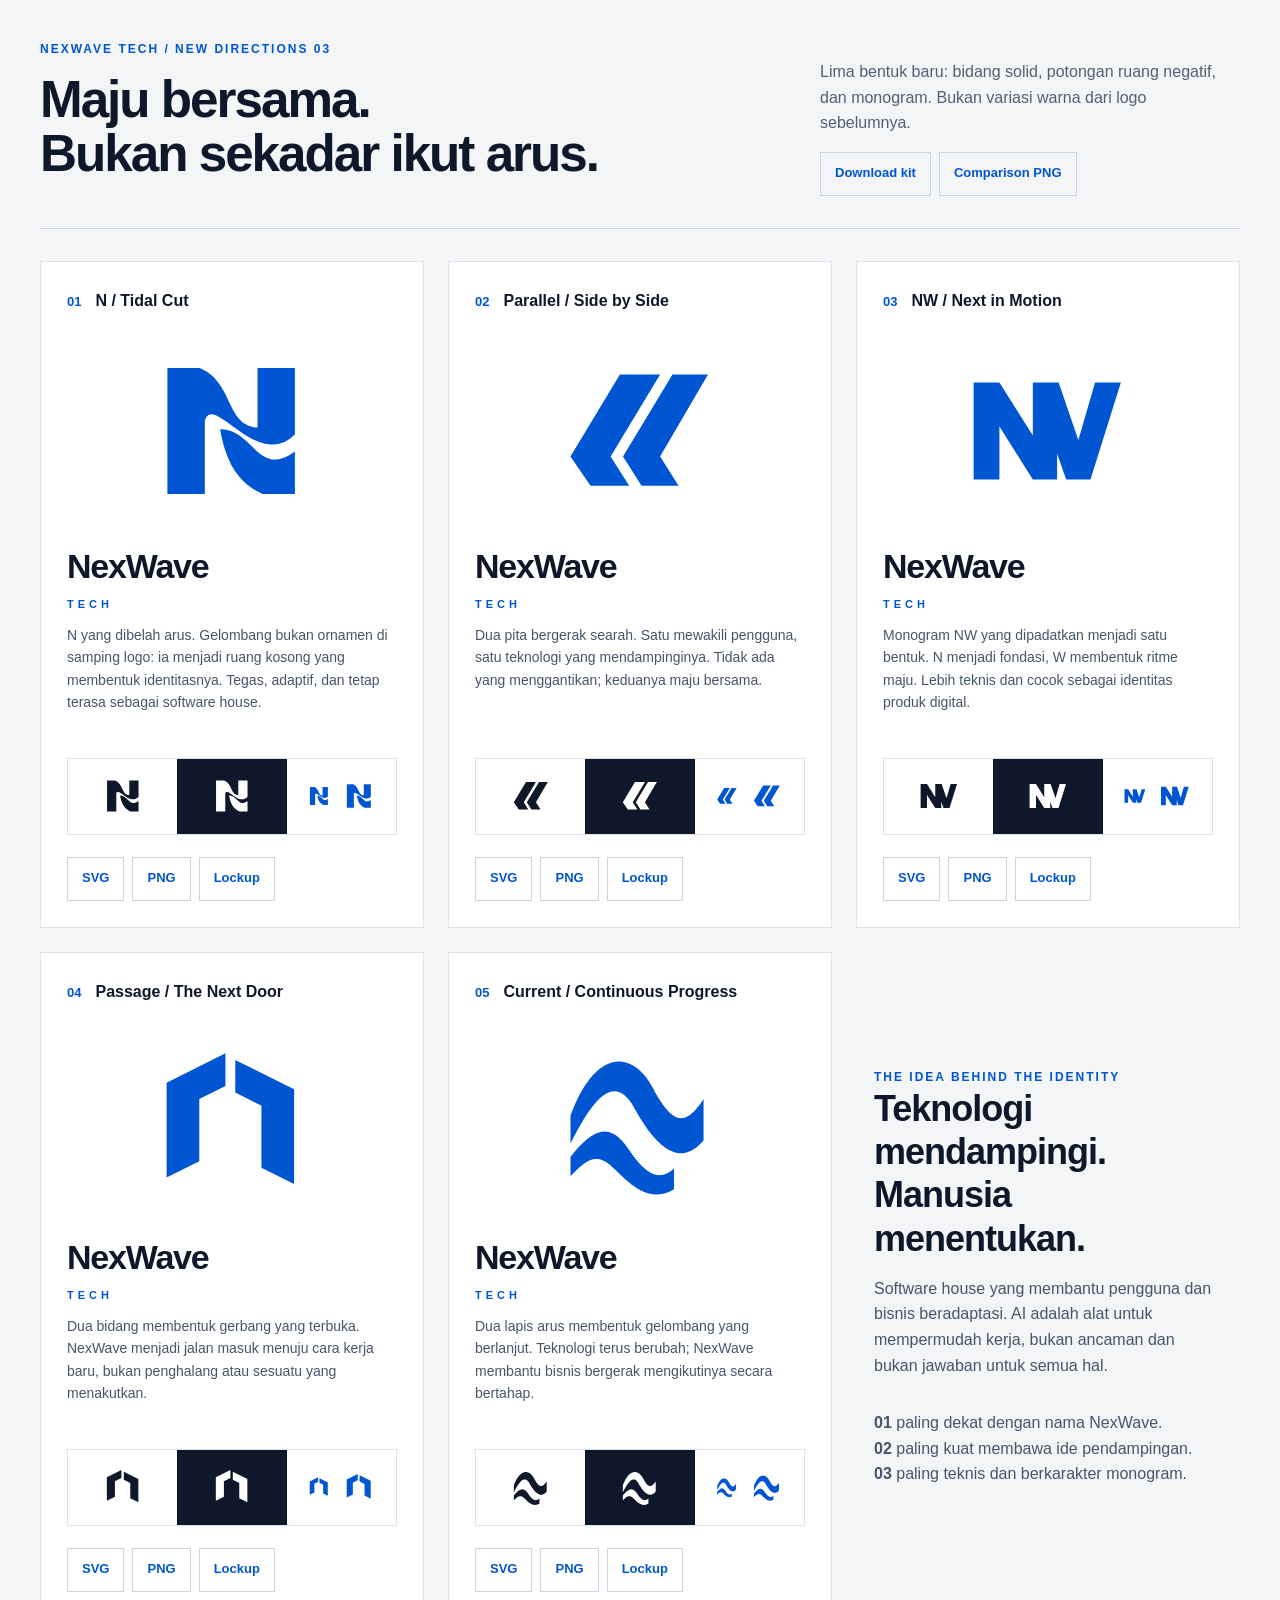
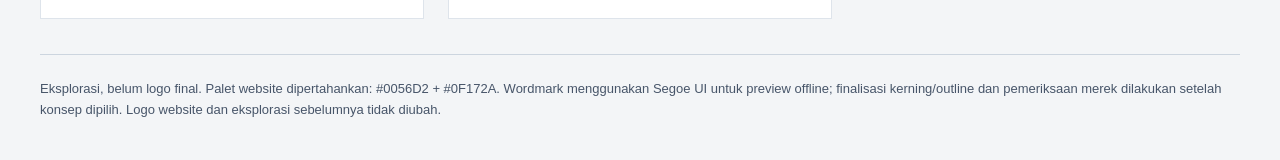
<file: brand/exploration-v3/index.html>
<!doctype html><html lang="id"><meta charset="utf-8"><meta name="viewport" content="width=device-width,initial-scale=1"><title>NexWave Tech — New directions 03</title><style>*{box-sizing:border-box}body{margin:0;background:#F3F5F7;color:#0F172A;font-family:'Segoe UI',Arial,sans-serif;line-height:1.6}main{max-width:1450px;padding:40px;margin:auto}.top{display:flex;justify-content:space-between;gap:30px;align-items:end;border-bottom:1px solid #CCD5DF;padding-bottom:32px;margin-bottom:32px}.kicker{color:#0056D2;font-size:12px;letter-spacing:2px;font-weight:700}h1{font-size:clamp(36px,4vw,60px);line-height:1.06;letter-spacing:-2px;margin:14px 0}.top p{max-width:420px;color:#526073}.grid{display:grid;grid-template-columns:repeat(3,minmax(0,1fr));gap:24px}article{background:white;padding:26px;border:1px solid #DEE4EB}article header{display:flex;gap:14px;align-items:baseline}h2{font-size:16px;margin:0}article header b{color:#0056D2;font-size:13px}.logo{height:235px;display:grid;place-items:center}.logo svg{width:170px;height:170px}.wordmark{font-size:34px;font-weight:750;letter-spacing:-1.2px;line-height:1.1}.wordmark small{display:block;letter-spacing:4px;font-size:11px;color:#0056D2;margin:12px 0}article p{font-size:14px;min-height:112px;color:#475569}.variants{display:flex;margin:22px 0;border:1px solid #DEE4EB}.variants>div{display:flex;justify-content:center;align-items:center;flex:1;height:75px}.variants svg{height:42px;width:42px}.dark{background:#0F172A}.tiny{gap:12px}.tiny svg:first-child{width:24px;height:24px}.tiny svg:last-child{width:32px;height:32px}nav{display:flex;gap:8px;flex-wrap:wrap}a{color:#0056D2;border:1px solid #CCD5DF;display:inline-flex;align-items:center;min-height:44px;padding:7px 14px;text-decoration:none;font-size:13px;font-weight:600}a:hover{background:#EFF6FF}a:focus-visible{outline:3px solid #0056D2;outline-offset:3px}.note{padding:30px 18px;display:flex;flex-direction:column;justify-content:center}.note h2{font-size:36px;line-height:1.2;letter-spacing:-1px}.note p{color:#475569}.footer{margin-top:35px;padding-top:24px;border-top:1px solid #CCD5DF;font-size:13px;color:#475569}@media(max-width:1050px){.grid{grid-template-columns:repeat(2,minmax(0,1fr))}}@media(max-width:650px){main{padding:24px 16px}.grid{grid-template-columns:1fr}.top{display:block}article p{min-height:0}.logo{height:210px}}@media print{article{break-inside:avoid}.grid{display:block}nav{display:none}}</style><main><div class="top"><div><div class="kicker">NEXWAVE TECH / NEW DIRECTIONS 03</div><h1>Maju bersama.<br>Bukan sekadar ikut arus.</h1></div><div><p>Lima bentuk baru: bidang solid, potongan ruang negatif, dan monogram. Bukan variasi warna dari logo sebelumnya.</p><nav><a download href="nexwave-v3.zip">Download kit</a><a download href="comparison-v3.png">Comparison PNG</a></nav></div></div><div class="grid"><article><header><b>01</b><h2>N / Tidal Cut</h2></header><div class="logo"><svg xmlns="http://www.w3.org/2000/svg" viewBox="0 0 100 100" role="img"><title>NexWave Tech — Tidal Cut</title><g fill="#0056D2"><polygon points="12.000,87.000 12.000,13.000 31.000,13.000 31.000,13.000 32.218,13.523 33.373,14.091 34.469,14.700 35.508,15.350 36.492,16.037 37.424,16.760 38.307,17.515 39.144,18.301 39.936,19.115 40.688,19.955 41.401,20.818 42.078,21.703 42.722,22.607 43.336,23.527 43.921,24.461 44.481,25.407 45.019,26.363 45.537,27.326 46.038,28.294 46.524,29.264 46.998,30.235 47.463,31.204 47.921,32.168 48.375,33.125 48.828,34.073 49.282,35.010 49.740,35.933 50.205,36.840 50.680,37.728 51.166,38.596 51.667,39.440 52.185,40.259 52.723,41.051 53.284,41.812 53.870,42.540 54.484,43.234 55.129,43.891 55.807,44.509 56.521,45.084 57.273,45.616 58.067,46.101 58.904,46.537 59.788,46.922 60.722,47.254 61.707,47.530 62.746,47.748 63.843,47.905 65.000,48.000 65.000,13.000 87.000,13.000 87.000,52.000 87.000,52.000 85.620,53.286 84.231,54.400 82.834,55.349 81.431,56.139 80.023,56.779 78.611,57.275 77.197,57.635 75.782,57.866 74.368,57.974 72.955,57.968 71.546,57.855 70.141,57.641 68.741,57.334 67.349,56.941 65.966,56.469 64.593,55.926 63.230,55.319 61.881,54.654 60.545,53.940 59.225,53.183 57.922,52.391 56.636,51.571 55.370,50.730 54.125,49.875 52.902,49.014 51.702,48.153 50.528,47.300 49.379,46.462 48.258,45.647 47.166,44.861 46.104,44.112 45.074,43.407 44.077,42.754 43.114,42.158 42.187,41.629 41.297,41.172 40.445,40.795 39.633,40.506 38.863,40.311 38.134,40.218 37.450,40.233 36.811,40.365 36.218,40.621 35.673,41.006 35.177,41.530 34.733,42.199 34.340,43.020 34.000,44.000 34.000,87.000"/><polygon points="43.000,49.000 43.000,49.000 44.227,49.037 45.409,49.146 46.548,49.322 47.647,49.561 48.707,49.860 49.730,50.215 50.719,50.621 51.676,51.074 52.602,51.571 53.500,52.107 54.371,52.678 55.219,53.281 56.044,53.911 56.849,54.565 57.636,55.238 58.407,55.926 59.165,56.625 59.910,57.332 60.646,58.042 61.374,58.751 62.096,59.456 62.815,60.151 63.532,60.834 64.250,61.500 64.970,62.145 65.695,62.765 66.427,63.357 67.168,63.916 67.919,64.437 68.684,64.918 69.463,65.354 70.259,65.741 71.075,66.075 71.911,66.352 72.771,66.568 73.656,66.719 74.569,66.801 75.511,66.810 76.484,66.742 77.491,66.593 78.533,66.358 79.613,66.035 80.733,65.619 81.895,65.105 83.100,64.491 84.351,63.771 85.651,62.942 87.000,62.000 87.000,87.000 68.000,87.000 68.000,87.000 67.013,86.553 66.052,86.089 65.115,85.606 64.204,85.106 63.318,84.589 62.455,84.055 61.616,83.503 60.801,82.935 60.009,82.351 59.239,81.750 58.491,81.133 57.766,80.500 57.061,79.852 56.378,79.188 55.716,78.509 55.074,77.815 54.452,77.106 53.850,76.383 53.266,75.645 52.702,74.894 52.156,74.128 51.628,73.349 51.118,72.556 50.625,71.750 50.149,70.931 49.690,70.099 49.246,69.255 48.819,68.398 48.407,67.529 48.010,66.648 47.627,65.756 47.259,64.852 46.905,63.937 46.564,63.010 46.237,62.073 45.922,61.125 45.619,60.167 45.329,59.198 45.050,58.220 44.782,57.231 44.526,56.234 44.279,55.227 44.043,54.210 43.817,53.185 43.599,52.151 43.391,51.109 43.191,50.059 43.000,49.000"/></g></svg></div><div class="wordmark">NexWave<small>TECH</small></div><p>N yang dibelah arus. Gelombang bukan ornamen di samping logo: ia menjadi ruang kosong yang membentuk identitasnya. Tegas, adaptif, dan tetap terasa sebagai software house.</p><div class="variants"><div><svg xmlns="http://www.w3.org/2000/svg" viewBox="0 0 100 100" role="img"><title>NexWave Tech — Tidal Cut</title><g fill="#0F172A"><polygon points="12.000,87.000 12.000,13.000 31.000,13.000 31.000,13.000 32.218,13.523 33.373,14.091 34.469,14.700 35.508,15.350 36.492,16.037 37.424,16.760 38.307,17.515 39.144,18.301 39.936,19.115 40.688,19.955 41.401,20.818 42.078,21.703 42.722,22.607 43.336,23.527 43.921,24.461 44.481,25.407 45.019,26.363 45.537,27.326 46.038,28.294 46.524,29.264 46.998,30.235 47.463,31.204 47.921,32.168 48.375,33.125 48.828,34.073 49.282,35.010 49.740,35.933 50.205,36.840 50.680,37.728 51.166,38.596 51.667,39.440 52.185,40.259 52.723,41.051 53.284,41.812 53.870,42.540 54.484,43.234 55.129,43.891 55.807,44.509 56.521,45.084 57.273,45.616 58.067,46.101 58.904,46.537 59.788,46.922 60.722,47.254 61.707,47.530 62.746,47.748 63.843,47.905 65.000,48.000 65.000,13.000 87.000,13.000 87.000,52.000 87.000,52.000 85.620,53.286 84.231,54.400 82.834,55.349 81.431,56.139 80.023,56.779 78.611,57.275 77.197,57.635 75.782,57.866 74.368,57.974 72.955,57.968 71.546,57.855 70.141,57.641 68.741,57.334 67.349,56.941 65.966,56.469 64.593,55.926 63.230,55.319 61.881,54.654 60.545,53.940 59.225,53.183 57.922,52.391 56.636,51.571 55.370,50.730 54.125,49.875 52.902,49.014 51.702,48.153 50.528,47.300 49.379,46.462 48.258,45.647 47.166,44.861 46.104,44.112 45.074,43.407 44.077,42.754 43.114,42.158 42.187,41.629 41.297,41.172 40.445,40.795 39.633,40.506 38.863,40.311 38.134,40.218 37.450,40.233 36.811,40.365 36.218,40.621 35.673,41.006 35.177,41.530 34.733,42.199 34.340,43.020 34.000,44.000 34.000,87.000"/><polygon points="43.000,49.000 43.000,49.000 44.227,49.037 45.409,49.146 46.548,49.322 47.647,49.561 48.707,49.860 49.730,50.215 50.719,50.621 51.676,51.074 52.602,51.571 53.500,52.107 54.371,52.678 55.219,53.281 56.044,53.911 56.849,54.565 57.636,55.238 58.407,55.926 59.165,56.625 59.910,57.332 60.646,58.042 61.374,58.751 62.096,59.456 62.815,60.151 63.532,60.834 64.250,61.500 64.970,62.145 65.695,62.765 66.427,63.357 67.168,63.916 67.919,64.437 68.684,64.918 69.463,65.354 70.259,65.741 71.075,66.075 71.911,66.352 72.771,66.568 73.656,66.719 74.569,66.801 75.511,66.810 76.484,66.742 77.491,66.593 78.533,66.358 79.613,66.035 80.733,65.619 81.895,65.105 83.100,64.491 84.351,63.771 85.651,62.942 87.000,62.000 87.000,87.000 68.000,87.000 68.000,87.000 67.013,86.553 66.052,86.089 65.115,85.606 64.204,85.106 63.318,84.589 62.455,84.055 61.616,83.503 60.801,82.935 60.009,82.351 59.239,81.750 58.491,81.133 57.766,80.500 57.061,79.852 56.378,79.188 55.716,78.509 55.074,77.815 54.452,77.106 53.850,76.383 53.266,75.645 52.702,74.894 52.156,74.128 51.628,73.349 51.118,72.556 50.625,71.750 50.149,70.931 49.690,70.099 49.246,69.255 48.819,68.398 48.407,67.529 48.010,66.648 47.627,65.756 47.259,64.852 46.905,63.937 46.564,63.010 46.237,62.073 45.922,61.125 45.619,60.167 45.329,59.198 45.050,58.220 44.782,57.231 44.526,56.234 44.279,55.227 44.043,54.210 43.817,53.185 43.599,52.151 43.391,51.109 43.191,50.059 43.000,49.000"/></g></svg></div><div class="dark"><svg xmlns="http://www.w3.org/2000/svg" viewBox="0 0 100 100" role="img"><title>NexWave Tech — Tidal Cut</title><g fill="#FFFFFF"><polygon points="12.000,87.000 12.000,13.000 31.000,13.000 31.000,13.000 32.218,13.523 33.373,14.091 34.469,14.700 35.508,15.350 36.492,16.037 37.424,16.760 38.307,17.515 39.144,18.301 39.936,19.115 40.688,19.955 41.401,20.818 42.078,21.703 42.722,22.607 43.336,23.527 43.921,24.461 44.481,25.407 45.019,26.363 45.537,27.326 46.038,28.294 46.524,29.264 46.998,30.235 47.463,31.204 47.921,32.168 48.375,33.125 48.828,34.073 49.282,35.010 49.740,35.933 50.205,36.840 50.680,37.728 51.166,38.596 51.667,39.440 52.185,40.259 52.723,41.051 53.284,41.812 53.870,42.540 54.484,43.234 55.129,43.891 55.807,44.509 56.521,45.084 57.273,45.616 58.067,46.101 58.904,46.537 59.788,46.922 60.722,47.254 61.707,47.530 62.746,47.748 63.843,47.905 65.000,48.000 65.000,13.000 87.000,13.000 87.000,52.000 87.000,52.000 85.620,53.286 84.231,54.400 82.834,55.349 81.431,56.139 80.023,56.779 78.611,57.275 77.197,57.635 75.782,57.866 74.368,57.974 72.955,57.968 71.546,57.855 70.141,57.641 68.741,57.334 67.349,56.941 65.966,56.469 64.593,55.926 63.230,55.319 61.881,54.654 60.545,53.940 59.225,53.183 57.922,52.391 56.636,51.571 55.370,50.730 54.125,49.875 52.902,49.014 51.702,48.153 50.528,47.300 49.379,46.462 48.258,45.647 47.166,44.861 46.104,44.112 45.074,43.407 44.077,42.754 43.114,42.158 42.187,41.629 41.297,41.172 40.445,40.795 39.633,40.506 38.863,40.311 38.134,40.218 37.450,40.233 36.811,40.365 36.218,40.621 35.673,41.006 35.177,41.530 34.733,42.199 34.340,43.020 34.000,44.000 34.000,87.000"/><polygon points="43.000,49.000 43.000,49.000 44.227,49.037 45.409,49.146 46.548,49.322 47.647,49.561 48.707,49.860 49.730,50.215 50.719,50.621 51.676,51.074 52.602,51.571 53.500,52.107 54.371,52.678 55.219,53.281 56.044,53.911 56.849,54.565 57.636,55.238 58.407,55.926 59.165,56.625 59.910,57.332 60.646,58.042 61.374,58.751 62.096,59.456 62.815,60.151 63.532,60.834 64.250,61.500 64.970,62.145 65.695,62.765 66.427,63.357 67.168,63.916 67.919,64.437 68.684,64.918 69.463,65.354 70.259,65.741 71.075,66.075 71.911,66.352 72.771,66.568 73.656,66.719 74.569,66.801 75.511,66.810 76.484,66.742 77.491,66.593 78.533,66.358 79.613,66.035 80.733,65.619 81.895,65.105 83.100,64.491 84.351,63.771 85.651,62.942 87.000,62.000 87.000,87.000 68.000,87.000 68.000,87.000 67.013,86.553 66.052,86.089 65.115,85.606 64.204,85.106 63.318,84.589 62.455,84.055 61.616,83.503 60.801,82.935 60.009,82.351 59.239,81.750 58.491,81.133 57.766,80.500 57.061,79.852 56.378,79.188 55.716,78.509 55.074,77.815 54.452,77.106 53.850,76.383 53.266,75.645 52.702,74.894 52.156,74.128 51.628,73.349 51.118,72.556 50.625,71.750 50.149,70.931 49.690,70.099 49.246,69.255 48.819,68.398 48.407,67.529 48.010,66.648 47.627,65.756 47.259,64.852 46.905,63.937 46.564,63.010 46.237,62.073 45.922,61.125 45.619,60.167 45.329,59.198 45.050,58.220 44.782,57.231 44.526,56.234 44.279,55.227 44.043,54.210 43.817,53.185 43.599,52.151 43.391,51.109 43.191,50.059 43.000,49.000"/></g></svg></div><div class="tiny"><svg xmlns="http://www.w3.org/2000/svg" viewBox="0 0 100 100" role="img"><title>NexWave Tech — Tidal Cut</title><g fill="#0056D2"><polygon points="12.000,87.000 12.000,13.000 31.000,13.000 31.000,13.000 32.218,13.523 33.373,14.091 34.469,14.700 35.508,15.350 36.492,16.037 37.424,16.760 38.307,17.515 39.144,18.301 39.936,19.115 40.688,19.955 41.401,20.818 42.078,21.703 42.722,22.607 43.336,23.527 43.921,24.461 44.481,25.407 45.019,26.363 45.537,27.326 46.038,28.294 46.524,29.264 46.998,30.235 47.463,31.204 47.921,32.168 48.375,33.125 48.828,34.073 49.282,35.010 49.740,35.933 50.205,36.840 50.680,37.728 51.166,38.596 51.667,39.440 52.185,40.259 52.723,41.051 53.284,41.812 53.870,42.540 54.484,43.234 55.129,43.891 55.807,44.509 56.521,45.084 57.273,45.616 58.067,46.101 58.904,46.537 59.788,46.922 60.722,47.254 61.707,47.530 62.746,47.748 63.843,47.905 65.000,48.000 65.000,13.000 87.000,13.000 87.000,52.000 87.000,52.000 85.620,53.286 84.231,54.400 82.834,55.349 81.431,56.139 80.023,56.779 78.611,57.275 77.197,57.635 75.782,57.866 74.368,57.974 72.955,57.968 71.546,57.855 70.141,57.641 68.741,57.334 67.349,56.941 65.966,56.469 64.593,55.926 63.230,55.319 61.881,54.654 60.545,53.940 59.225,53.183 57.922,52.391 56.636,51.571 55.370,50.730 54.125,49.875 52.902,49.014 51.702,48.153 50.528,47.300 49.379,46.462 48.258,45.647 47.166,44.861 46.104,44.112 45.074,43.407 44.077,42.754 43.114,42.158 42.187,41.629 41.297,41.172 40.445,40.795 39.633,40.506 38.863,40.311 38.134,40.218 37.450,40.233 36.811,40.365 36.218,40.621 35.673,41.006 35.177,41.530 34.733,42.199 34.340,43.020 34.000,44.000 34.000,87.000"/><polygon points="43.000,49.000 43.000,49.000 44.227,49.037 45.409,49.146 46.548,49.322 47.647,49.561 48.707,49.860 49.730,50.215 50.719,50.621 51.676,51.074 52.602,51.571 53.500,52.107 54.371,52.678 55.219,53.281 56.044,53.911 56.849,54.565 57.636,55.238 58.407,55.926 59.165,56.625 59.910,57.332 60.646,58.042 61.374,58.751 62.096,59.456 62.815,60.151 63.532,60.834 64.250,61.500 64.970,62.145 65.695,62.765 66.427,63.357 67.168,63.916 67.919,64.437 68.684,64.918 69.463,65.354 70.259,65.741 71.075,66.075 71.911,66.352 72.771,66.568 73.656,66.719 74.569,66.801 75.511,66.810 76.484,66.742 77.491,66.593 78.533,66.358 79.613,66.035 80.733,65.619 81.895,65.105 83.100,64.491 84.351,63.771 85.651,62.942 87.000,62.000 87.000,87.000 68.000,87.000 68.000,87.000 67.013,86.553 66.052,86.089 65.115,85.606 64.204,85.106 63.318,84.589 62.455,84.055 61.616,83.503 60.801,82.935 60.009,82.351 59.239,81.750 58.491,81.133 57.766,80.500 57.061,79.852 56.378,79.188 55.716,78.509 55.074,77.815 54.452,77.106 53.850,76.383 53.266,75.645 52.702,74.894 52.156,74.128 51.628,73.349 51.118,72.556 50.625,71.750 50.149,70.931 49.690,70.099 49.246,69.255 48.819,68.398 48.407,67.529 48.010,66.648 47.627,65.756 47.259,64.852 46.905,63.937 46.564,63.010 46.237,62.073 45.922,61.125 45.619,60.167 45.329,59.198 45.050,58.220 44.782,57.231 44.526,56.234 44.279,55.227 44.043,54.210 43.817,53.185 43.599,52.151 43.391,51.109 43.191,50.059 43.000,49.000"/></g></svg><svg xmlns="http://www.w3.org/2000/svg" viewBox="0 0 100 100" role="img"><title>NexWave Tech — Tidal Cut</title><g fill="#0056D2"><polygon points="12.000,87.000 12.000,13.000 31.000,13.000 31.000,13.000 32.218,13.523 33.373,14.091 34.469,14.700 35.508,15.350 36.492,16.037 37.424,16.760 38.307,17.515 39.144,18.301 39.936,19.115 40.688,19.955 41.401,20.818 42.078,21.703 42.722,22.607 43.336,23.527 43.921,24.461 44.481,25.407 45.019,26.363 45.537,27.326 46.038,28.294 46.524,29.264 46.998,30.235 47.463,31.204 47.921,32.168 48.375,33.125 48.828,34.073 49.282,35.010 49.740,35.933 50.205,36.840 50.680,37.728 51.166,38.596 51.667,39.440 52.185,40.259 52.723,41.051 53.284,41.812 53.870,42.540 54.484,43.234 55.129,43.891 55.807,44.509 56.521,45.084 57.273,45.616 58.067,46.101 58.904,46.537 59.788,46.922 60.722,47.254 61.707,47.530 62.746,47.748 63.843,47.905 65.000,48.000 65.000,13.000 87.000,13.000 87.000,52.000 87.000,52.000 85.620,53.286 84.231,54.400 82.834,55.349 81.431,56.139 80.023,56.779 78.611,57.275 77.197,57.635 75.782,57.866 74.368,57.974 72.955,57.968 71.546,57.855 70.141,57.641 68.741,57.334 67.349,56.941 65.966,56.469 64.593,55.926 63.230,55.319 61.881,54.654 60.545,53.940 59.225,53.183 57.922,52.391 56.636,51.571 55.370,50.730 54.125,49.875 52.902,49.014 51.702,48.153 50.528,47.300 49.379,46.462 48.258,45.647 47.166,44.861 46.104,44.112 45.074,43.407 44.077,42.754 43.114,42.158 42.187,41.629 41.297,41.172 40.445,40.795 39.633,40.506 38.863,40.311 38.134,40.218 37.450,40.233 36.811,40.365 36.218,40.621 35.673,41.006 35.177,41.530 34.733,42.199 34.340,43.020 34.000,44.000 34.000,87.000"/><polygon points="43.000,49.000 43.000,49.000 44.227,49.037 45.409,49.146 46.548,49.322 47.647,49.561 48.707,49.860 49.730,50.215 50.719,50.621 51.676,51.074 52.602,51.571 53.500,52.107 54.371,52.678 55.219,53.281 56.044,53.911 56.849,54.565 57.636,55.238 58.407,55.926 59.165,56.625 59.910,57.332 60.646,58.042 61.374,58.751 62.096,59.456 62.815,60.151 63.532,60.834 64.250,61.500 64.970,62.145 65.695,62.765 66.427,63.357 67.168,63.916 67.919,64.437 68.684,64.918 69.463,65.354 70.259,65.741 71.075,66.075 71.911,66.352 72.771,66.568 73.656,66.719 74.569,66.801 75.511,66.810 76.484,66.742 77.491,66.593 78.533,66.358 79.613,66.035 80.733,65.619 81.895,65.105 83.100,64.491 84.351,63.771 85.651,62.942 87.000,62.000 87.000,87.000 68.000,87.000 68.000,87.000 67.013,86.553 66.052,86.089 65.115,85.606 64.204,85.106 63.318,84.589 62.455,84.055 61.616,83.503 60.801,82.935 60.009,82.351 59.239,81.750 58.491,81.133 57.766,80.500 57.061,79.852 56.378,79.188 55.716,78.509 55.074,77.815 54.452,77.106 53.850,76.383 53.266,75.645 52.702,74.894 52.156,74.128 51.628,73.349 51.118,72.556 50.625,71.750 50.149,70.931 49.690,70.099 49.246,69.255 48.819,68.398 48.407,67.529 48.010,66.648 47.627,65.756 47.259,64.852 46.905,63.937 46.564,63.010 46.237,62.073 45.922,61.125 45.619,60.167 45.329,59.198 45.050,58.220 44.782,57.231 44.526,56.234 44.279,55.227 44.043,54.210 43.817,53.185 43.599,52.151 43.391,51.109 43.191,50.059 43.000,49.000"/></g></svg></div></div><nav><a download href="logos/01-blue.svg">SVG</a><a download href="logos/01-blue.png">PNG</a><a download href="logos/01-lockup.png">Lockup</a></nav></article><article><header><b>02</b><h2>Parallel / Side by Side</h2></header><div class="logo"><svg xmlns="http://www.w3.org/2000/svg" viewBox="0 0 110 105" role="img"><title>NexWave Tech — Side by Side</title><g fill="#0056D2"><polygon points="10.000,69.000 42.000,16.000 68.000,16.000 36.000,69.000 48.000,88.000 23.000,88.000"/><polygon points="44.000,69.000 76.000,16.000 99.000,16.000 68.000,69.000 80.000,88.000 56.000,88.000"/></g></svg></div><div class="wordmark">NexWave<small>TECH</small></div><p>Dua pita bergerak searah. Satu mewakili pengguna, satu teknologi yang mendampinginya. Tidak ada yang menggantikan; keduanya maju bersama.</p><div class="variants"><div><svg xmlns="http://www.w3.org/2000/svg" viewBox="0 0 110 105" role="img"><title>NexWave Tech — Side by Side</title><g fill="#0F172A"><polygon points="10.000,69.000 42.000,16.000 68.000,16.000 36.000,69.000 48.000,88.000 23.000,88.000"/><polygon points="44.000,69.000 76.000,16.000 99.000,16.000 68.000,69.000 80.000,88.000 56.000,88.000"/></g></svg></div><div class="dark"><svg xmlns="http://www.w3.org/2000/svg" viewBox="0 0 110 105" role="img"><title>NexWave Tech — Side by Side</title><g fill="#FFFFFF"><polygon points="10.000,69.000 42.000,16.000 68.000,16.000 36.000,69.000 48.000,88.000 23.000,88.000"/><polygon points="44.000,69.000 76.000,16.000 99.000,16.000 68.000,69.000 80.000,88.000 56.000,88.000"/></g></svg></div><div class="tiny"><svg xmlns="http://www.w3.org/2000/svg" viewBox="0 0 110 105" role="img"><title>NexWave Tech — Side by Side</title><g fill="#0056D2"><polygon points="10.000,69.000 42.000,16.000 68.000,16.000 36.000,69.000 48.000,88.000 23.000,88.000"/><polygon points="44.000,69.000 76.000,16.000 99.000,16.000 68.000,69.000 80.000,88.000 56.000,88.000"/></g></svg><svg xmlns="http://www.w3.org/2000/svg" viewBox="0 0 110 105" role="img"><title>NexWave Tech — Side by Side</title><g fill="#0056D2"><polygon points="10.000,69.000 42.000,16.000 68.000,16.000 36.000,69.000 48.000,88.000 23.000,88.000"/><polygon points="44.000,69.000 76.000,16.000 99.000,16.000 68.000,69.000 80.000,88.000 56.000,88.000"/></g></svg></div></div><nav><a download href="logos/02-blue.svg">SVG</a><a download href="logos/02-blue.png">PNG</a><a download href="logos/02-lockup.png">Lockup</a></nav></article><article><header><b>03</b><h2>NW / Next in Motion</h2></header><div class="logo"><svg xmlns="http://www.w3.org/2000/svg" viewBox="0 0 112 100" role="img"><title>NexWave Tech — Next in Motion</title><g fill="#0056D2"><polygon points="7.000,82.000 7.000,18.000 24.000,18.000 46.000,53.000 46.000,18.000 63.000,18.000 76.000,56.000 87.000,18.000 104.000,18.000 84.000,82.000 68.000,82.000 62.000,65.000 62.000,82.000 46.000,82.000 24.000,47.000 24.000,82.000"/></g></svg></div><div class="wordmark">NexWave<small>TECH</small></div><p>Monogram NW yang dipadatkan menjadi satu bentuk. N menjadi fondasi, W membentuk ritme maju. Lebih teknis dan cocok sebagai identitas produk digital.</p><div class="variants"><div><svg xmlns="http://www.w3.org/2000/svg" viewBox="0 0 112 100" role="img"><title>NexWave Tech — Next in Motion</title><g fill="#0F172A"><polygon points="7.000,82.000 7.000,18.000 24.000,18.000 46.000,53.000 46.000,18.000 63.000,18.000 76.000,56.000 87.000,18.000 104.000,18.000 84.000,82.000 68.000,82.000 62.000,65.000 62.000,82.000 46.000,82.000 24.000,47.000 24.000,82.000"/></g></svg></div><div class="dark"><svg xmlns="http://www.w3.org/2000/svg" viewBox="0 0 112 100" role="img"><title>NexWave Tech — Next in Motion</title><g fill="#FFFFFF"><polygon points="7.000,82.000 7.000,18.000 24.000,18.000 46.000,53.000 46.000,18.000 63.000,18.000 76.000,56.000 87.000,18.000 104.000,18.000 84.000,82.000 68.000,82.000 62.000,65.000 62.000,82.000 46.000,82.000 24.000,47.000 24.000,82.000"/></g></svg></div><div class="tiny"><svg xmlns="http://www.w3.org/2000/svg" viewBox="0 0 112 100" role="img"><title>NexWave Tech — Next in Motion</title><g fill="#0056D2"><polygon points="7.000,82.000 7.000,18.000 24.000,18.000 46.000,53.000 46.000,18.000 63.000,18.000 76.000,56.000 87.000,18.000 104.000,18.000 84.000,82.000 68.000,82.000 62.000,65.000 62.000,82.000 46.000,82.000 24.000,47.000 24.000,82.000"/></g></svg><svg xmlns="http://www.w3.org/2000/svg" viewBox="0 0 112 100" role="img"><title>NexWave Tech — Next in Motion</title><g fill="#0056D2"><polygon points="7.000,82.000 7.000,18.000 24.000,18.000 46.000,53.000 46.000,18.000 63.000,18.000 76.000,56.000 87.000,18.000 104.000,18.000 84.000,82.000 68.000,82.000 62.000,65.000 62.000,82.000 46.000,82.000 24.000,47.000 24.000,82.000"/></g></svg></div></div><nav><a download href="logos/03-blue.svg">SVG</a><a download href="logos/03-blue.png">PNG</a><a download href="logos/03-lockup.png">Lockup</a></nav></article><article><header><b>04</b><h2>Passage / The Next Door</h2></header><div class="logo"><svg xmlns="http://www.w3.org/2000/svg" viewBox="0 0 104 104" role="img"><title>NexWave Tech — The Next Door</title><g fill="#0056D2"><polygon points="12.000,86.000 12.000,28.000 48.000,10.000 48.000,30.000 32.000,38.000 32.000,76.000"/><polygon points="54.000,14.000 90.000,32.000 90.000,90.000 70.000,80.000 70.000,42.000 54.000,34.000"/></g></svg></div><div class="wordmark">NexWave<small>TECH</small></div><p>Dua bidang membentuk gerbang yang terbuka. NexWave menjadi jalan masuk menuju cara kerja baru, bukan penghalang atau sesuatu yang menakutkan.</p><div class="variants"><div><svg xmlns="http://www.w3.org/2000/svg" viewBox="0 0 104 104" role="img"><title>NexWave Tech — The Next Door</title><g fill="#0F172A"><polygon points="12.000,86.000 12.000,28.000 48.000,10.000 48.000,30.000 32.000,38.000 32.000,76.000"/><polygon points="54.000,14.000 90.000,32.000 90.000,90.000 70.000,80.000 70.000,42.000 54.000,34.000"/></g></svg></div><div class="dark"><svg xmlns="http://www.w3.org/2000/svg" viewBox="0 0 104 104" role="img"><title>NexWave Tech — The Next Door</title><g fill="#FFFFFF"><polygon points="12.000,86.000 12.000,28.000 48.000,10.000 48.000,30.000 32.000,38.000 32.000,76.000"/><polygon points="54.000,14.000 90.000,32.000 90.000,90.000 70.000,80.000 70.000,42.000 54.000,34.000"/></g></svg></div><div class="tiny"><svg xmlns="http://www.w3.org/2000/svg" viewBox="0 0 104 104" role="img"><title>NexWave Tech — The Next Door</title><g fill="#0056D2"><polygon points="12.000,86.000 12.000,28.000 48.000,10.000 48.000,30.000 32.000,38.000 32.000,76.000"/><polygon points="54.000,14.000 90.000,32.000 90.000,90.000 70.000,80.000 70.000,42.000 54.000,34.000"/></g></svg><svg xmlns="http://www.w3.org/2000/svg" viewBox="0 0 104 104" role="img"><title>NexWave Tech — The Next Door</title><g fill="#0056D2"><polygon points="12.000,86.000 12.000,28.000 48.000,10.000 48.000,30.000 32.000,38.000 32.000,76.000"/><polygon points="54.000,14.000 90.000,32.000 90.000,90.000 70.000,80.000 70.000,42.000 54.000,34.000"/></g></svg></div></div><nav><a download href="logos/04-blue.svg">SVG</a><a download href="logos/04-blue.png">PNG</a><a download href="logos/04-lockup.png">Lockup</a></nav></article><article><header><b>05</b><h2>Current / Continuous Progress</h2></header><div class="logo"><svg xmlns="http://www.w3.org/2000/svg" viewBox="0 0 110 115" role="img"><title>NexWave Tech — Continuous Progress</title><g fill="#0056D2"><polygon points="8.000,53.000 9.074,50.186 10.170,47.493 11.288,44.921 12.425,42.468 13.582,40.133 14.756,37.916 15.947,35.815 17.153,33.829 18.373,31.957 19.607,30.198 20.853,28.551 22.109,27.016 23.376,25.590 24.651,24.273 25.933,23.065 27.222,21.963 28.516,20.967 29.814,20.076 31.116,19.289 32.418,18.605 33.722,18.022 35.025,17.540 36.326,17.158 37.625,16.875 38.920,16.689 40.209,16.600 41.493,16.607 42.769,16.708 44.037,16.902 45.295,17.189 46.542,17.568 47.778,18.037 49.000,18.595 50.209,19.242 51.402,19.976 52.578,20.797 53.737,21.703 54.877,22.693 55.998,23.766 57.097,24.921 58.175,26.158 59.229,27.475 60.258,28.870 61.262,30.344 62.240,31.895 63.189,33.522 64.110,35.224 65.000,37.000 65.000,37.000 65.806,38.408 66.600,39.756 67.381,41.044 68.151,42.274 68.910,43.444 69.658,44.557 70.396,45.611 71.125,46.606 71.844,47.545 72.555,48.425 73.258,49.249 73.953,50.016 74.641,50.726 75.322,51.379 75.997,51.977 76.667,52.519 77.331,53.005 77.990,53.436 78.645,53.811 79.297,54.133 79.945,54.399 80.590,54.612 81.234,54.770 81.875,54.875 82.515,54.926 83.154,54.925 83.793,54.870 84.432,54.763 85.072,54.604 85.713,54.393 86.355,54.129 87.000,53.815 87.647,53.449 88.298,53.032 88.951,52.565 89.609,52.047 90.272,51.479 90.939,50.861 91.613,50.194 92.292,49.477 92.977,48.711 93.670,47.896 94.370,47.033 95.078,46.122 95.795,45.163 96.520,44.156 97.255,43.102 98.000,42.000 98.000,70.000 98.000,70.000 96.876,71.258 95.755,72.409 94.637,73.455 93.523,74.398 92.411,75.239 91.303,75.982 90.198,76.629 89.097,77.181 88.000,77.640 86.907,78.009 85.819,78.290 84.734,78.484 83.655,78.595 82.580,78.624 81.510,78.573 80.444,78.444 79.385,78.240 78.330,77.963 77.281,77.614 76.238,77.196 75.200,76.711 74.169,76.161 73.144,75.548 72.125,74.875 71.113,74.143 70.107,73.354 69.108,72.511 68.116,71.616 67.132,70.671 66.154,69.678 65.184,68.639 64.222,67.556 63.268,66.431 62.321,65.267 61.383,64.065 60.453,62.828 59.532,61.558 58.619,60.257 57.715,58.927 56.819,57.569 55.933,56.188 55.057,54.783 54.189,53.358 53.332,51.915 52.484,50.455 51.646,48.982 50.818,47.496 50.000,46.000 50.000,46.000 49.249,44.851 48.495,43.781 47.738,42.787 46.977,41.871 46.214,41.031 45.447,40.268 44.677,39.580 43.903,38.968 43.125,38.430 42.343,37.968 41.556,37.580 40.766,37.266 39.970,37.025 39.170,36.858 38.365,36.763 37.556,36.741 36.740,36.791 35.920,36.912 35.094,37.105 34.262,37.369 33.425,37.703 32.581,38.107 31.731,38.581 30.875,39.125 30.012,39.738 29.143,40.419 28.267,41.168 27.384,41.986 26.493,42.870 25.596,43.822 24.691,44.841 23.778,45.926 22.857,47.077 21.929,48.293 20.992,49.575 20.047,50.922 19.093,52.333 18.131,53.808 17.160,55.347 16.181,56.949 15.192,58.614 14.193,60.342 13.186,62.132 12.168,63.983 11.141,65.896 10.104,67.870 9.057,69.905 8.000,72.000"/><polygon points="8.000,81.000 9.116,79.595 10.214,78.254 11.295,76.978 12.358,75.765 13.405,74.615 14.436,73.527 15.450,72.502 16.449,71.537 17.433,70.633 18.402,69.790 19.356,69.006 20.297,68.281 21.224,67.615 22.137,67.007 23.038,66.457 23.926,65.963 24.802,65.526 25.666,65.145 26.519,64.819 27.361,64.547 28.192,64.331 29.013,64.167 29.824,64.057 30.625,64.000 31.417,63.995 32.201,64.041 32.976,64.138 33.744,64.286 34.503,64.483 35.256,64.730 36.002,65.026 36.741,65.370 37.474,65.762 38.201,66.201 38.923,66.687 39.641,67.219 40.353,67.796 41.062,68.419 41.766,69.085 42.468,69.796 43.166,70.551 43.861,71.348 44.555,72.187 45.246,73.068 45.936,73.991 46.624,74.954 47.312,75.957 48.000,77.000 48.000,77.000 48.685,77.986 49.365,78.942 50.040,79.870 50.710,80.769 51.376,81.639 52.037,82.479 52.694,83.289 53.347,84.069 53.996,84.820 54.642,85.541 55.284,86.231 55.922,86.891 56.557,87.520 57.189,88.118 57.818,88.686 58.444,89.222 59.068,89.727 59.689,90.201 60.308,90.643 60.925,91.054 61.540,91.432 62.153,91.779 62.765,92.093 63.375,92.375 63.984,92.624 64.591,92.841 65.198,93.025 65.804,93.175 66.409,93.293 67.014,93.377 67.618,93.428 68.222,93.444 68.826,93.427 69.431,93.377 70.035,93.291 70.641,93.172 71.246,93.018 71.853,92.829 72.461,92.606 73.069,92.347 73.679,92.054 74.291,91.725 74.904,91.360 75.519,90.960 76.136,90.524 76.755,90.052 77.376,89.544 78.000,89.000 78.000,103.000 78.000,103.000 76.757,103.706 75.526,104.326 74.309,104.864 73.105,105.320 71.914,105.699 70.736,106.002 69.572,106.233 68.421,106.394 67.284,106.487 66.160,106.516 65.050,106.483 63.953,106.391 62.870,106.242 61.801,106.039 60.745,105.784 59.704,105.481 58.676,105.133 57.662,104.740 56.662,104.307 55.677,103.836 54.705,103.330 53.747,102.791 52.804,102.222 51.875,101.625 50.960,101.004 50.060,100.360 49.174,99.698 48.303,99.018 47.446,98.324 46.604,97.619 45.776,96.905 44.963,96.185 44.165,95.462 43.381,94.737 42.613,94.015 41.859,93.297 41.121,92.586 40.397,91.885 39.689,91.197 38.995,90.523 38.317,89.868 37.654,89.232 37.007,88.620 36.374,88.034 35.758,87.476 35.156,86.950 34.570,86.457 34.000,86.000 34.000,86.000 33.379,85.519 32.765,85.077 32.159,84.673 31.560,84.305 30.967,83.974 30.381,83.678 29.801,83.417 29.227,83.190 28.658,82.996 28.095,82.836 27.537,82.707 26.984,82.609 26.436,82.543 25.892,82.506 25.351,82.498 24.815,82.519 24.282,82.567 23.752,82.643 23.225,82.745 22.701,82.872 22.179,83.025 21.659,83.201 21.141,83.402 20.625,83.625 20.110,83.870 19.596,84.137 19.083,84.425 18.570,84.732 18.057,85.059 17.545,85.404 17.032,85.768 16.519,86.148 16.004,86.545 15.489,86.958 14.972,87.386 14.453,87.828 13.933,88.284 13.410,88.753 12.885,89.234 12.356,89.727 11.825,90.230 11.291,90.744 10.753,91.267 10.211,91.799 9.665,92.339 9.115,92.886 8.560,93.440 8.000,94.000"/></g></svg></div><div class="wordmark">NexWave<small>TECH</small></div><p>Dua lapis arus membentuk gelombang yang berlanjut. Teknologi terus berubah; NexWave membantu bisnis bergerak mengikutinya secara bertahap.</p><div class="variants"><div><svg xmlns="http://www.w3.org/2000/svg" viewBox="0 0 110 115" role="img"><title>NexWave Tech — Continuous Progress</title><g fill="#0F172A"><polygon points="8.000,53.000 9.074,50.186 10.170,47.493 11.288,44.921 12.425,42.468 13.582,40.133 14.756,37.916 15.947,35.815 17.153,33.829 18.373,31.957 19.607,30.198 20.853,28.551 22.109,27.016 23.376,25.590 24.651,24.273 25.933,23.065 27.222,21.963 28.516,20.967 29.814,20.076 31.116,19.289 32.418,18.605 33.722,18.022 35.025,17.540 36.326,17.158 37.625,16.875 38.920,16.689 40.209,16.600 41.493,16.607 42.769,16.708 44.037,16.902 45.295,17.189 46.542,17.568 47.778,18.037 49.000,18.595 50.209,19.242 51.402,19.976 52.578,20.797 53.737,21.703 54.877,22.693 55.998,23.766 57.097,24.921 58.175,26.158 59.229,27.475 60.258,28.870 61.262,30.344 62.240,31.895 63.189,33.522 64.110,35.224 65.000,37.000 65.000,37.000 65.806,38.408 66.600,39.756 67.381,41.044 68.151,42.274 68.910,43.444 69.658,44.557 70.396,45.611 71.125,46.606 71.844,47.545 72.555,48.425 73.258,49.249 73.953,50.016 74.641,50.726 75.322,51.379 75.997,51.977 76.667,52.519 77.331,53.005 77.990,53.436 78.645,53.811 79.297,54.133 79.945,54.399 80.590,54.612 81.234,54.770 81.875,54.875 82.515,54.926 83.154,54.925 83.793,54.870 84.432,54.763 85.072,54.604 85.713,54.393 86.355,54.129 87.000,53.815 87.647,53.449 88.298,53.032 88.951,52.565 89.609,52.047 90.272,51.479 90.939,50.861 91.613,50.194 92.292,49.477 92.977,48.711 93.670,47.896 94.370,47.033 95.078,46.122 95.795,45.163 96.520,44.156 97.255,43.102 98.000,42.000 98.000,70.000 98.000,70.000 96.876,71.258 95.755,72.409 94.637,73.455 93.523,74.398 92.411,75.239 91.303,75.982 90.198,76.629 89.097,77.181 88.000,77.640 86.907,78.009 85.819,78.290 84.734,78.484 83.655,78.595 82.580,78.624 81.510,78.573 80.444,78.444 79.385,78.240 78.330,77.963 77.281,77.614 76.238,77.196 75.200,76.711 74.169,76.161 73.144,75.548 72.125,74.875 71.113,74.143 70.107,73.354 69.108,72.511 68.116,71.616 67.132,70.671 66.154,69.678 65.184,68.639 64.222,67.556 63.268,66.431 62.321,65.267 61.383,64.065 60.453,62.828 59.532,61.558 58.619,60.257 57.715,58.927 56.819,57.569 55.933,56.188 55.057,54.783 54.189,53.358 53.332,51.915 52.484,50.455 51.646,48.982 50.818,47.496 50.000,46.000 50.000,46.000 49.249,44.851 48.495,43.781 47.738,42.787 46.977,41.871 46.214,41.031 45.447,40.268 44.677,39.580 43.903,38.968 43.125,38.430 42.343,37.968 41.556,37.580 40.766,37.266 39.970,37.025 39.170,36.858 38.365,36.763 37.556,36.741 36.740,36.791 35.920,36.912 35.094,37.105 34.262,37.369 33.425,37.703 32.581,38.107 31.731,38.581 30.875,39.125 30.012,39.738 29.143,40.419 28.267,41.168 27.384,41.986 26.493,42.870 25.596,43.822 24.691,44.841 23.778,45.926 22.857,47.077 21.929,48.293 20.992,49.575 20.047,50.922 19.093,52.333 18.131,53.808 17.160,55.347 16.181,56.949 15.192,58.614 14.193,60.342 13.186,62.132 12.168,63.983 11.141,65.896 10.104,67.870 9.057,69.905 8.000,72.000"/><polygon points="8.000,81.000 9.116,79.595 10.214,78.254 11.295,76.978 12.358,75.765 13.405,74.615 14.436,73.527 15.450,72.502 16.449,71.537 17.433,70.633 18.402,69.790 19.356,69.006 20.297,68.281 21.224,67.615 22.137,67.007 23.038,66.457 23.926,65.963 24.802,65.526 25.666,65.145 26.519,64.819 27.361,64.547 28.192,64.331 29.013,64.167 29.824,64.057 30.625,64.000 31.417,63.995 32.201,64.041 32.976,64.138 33.744,64.286 34.503,64.483 35.256,64.730 36.002,65.026 36.741,65.370 37.474,65.762 38.201,66.201 38.923,66.687 39.641,67.219 40.353,67.796 41.062,68.419 41.766,69.085 42.468,69.796 43.166,70.551 43.861,71.348 44.555,72.187 45.246,73.068 45.936,73.991 46.624,74.954 47.312,75.957 48.000,77.000 48.000,77.000 48.685,77.986 49.365,78.942 50.040,79.870 50.710,80.769 51.376,81.639 52.037,82.479 52.694,83.289 53.347,84.069 53.996,84.820 54.642,85.541 55.284,86.231 55.922,86.891 56.557,87.520 57.189,88.118 57.818,88.686 58.444,89.222 59.068,89.727 59.689,90.201 60.308,90.643 60.925,91.054 61.540,91.432 62.153,91.779 62.765,92.093 63.375,92.375 63.984,92.624 64.591,92.841 65.198,93.025 65.804,93.175 66.409,93.293 67.014,93.377 67.618,93.428 68.222,93.444 68.826,93.427 69.431,93.377 70.035,93.291 70.641,93.172 71.246,93.018 71.853,92.829 72.461,92.606 73.069,92.347 73.679,92.054 74.291,91.725 74.904,91.360 75.519,90.960 76.136,90.524 76.755,90.052 77.376,89.544 78.000,89.000 78.000,103.000 78.000,103.000 76.757,103.706 75.526,104.326 74.309,104.864 73.105,105.320 71.914,105.699 70.736,106.002 69.572,106.233 68.421,106.394 67.284,106.487 66.160,106.516 65.050,106.483 63.953,106.391 62.870,106.242 61.801,106.039 60.745,105.784 59.704,105.481 58.676,105.133 57.662,104.740 56.662,104.307 55.677,103.836 54.705,103.330 53.747,102.791 52.804,102.222 51.875,101.625 50.960,101.004 50.060,100.360 49.174,99.698 48.303,99.018 47.446,98.324 46.604,97.619 45.776,96.905 44.963,96.185 44.165,95.462 43.381,94.737 42.613,94.015 41.859,93.297 41.121,92.586 40.397,91.885 39.689,91.197 38.995,90.523 38.317,89.868 37.654,89.232 37.007,88.620 36.374,88.034 35.758,87.476 35.156,86.950 34.570,86.457 34.000,86.000 34.000,86.000 33.379,85.519 32.765,85.077 32.159,84.673 31.560,84.305 30.967,83.974 30.381,83.678 29.801,83.417 29.227,83.190 28.658,82.996 28.095,82.836 27.537,82.707 26.984,82.609 26.436,82.543 25.892,82.506 25.351,82.498 24.815,82.519 24.282,82.567 23.752,82.643 23.225,82.745 22.701,82.872 22.179,83.025 21.659,83.201 21.141,83.402 20.625,83.625 20.110,83.870 19.596,84.137 19.083,84.425 18.570,84.732 18.057,85.059 17.545,85.404 17.032,85.768 16.519,86.148 16.004,86.545 15.489,86.958 14.972,87.386 14.453,87.828 13.933,88.284 13.410,88.753 12.885,89.234 12.356,89.727 11.825,90.230 11.291,90.744 10.753,91.267 10.211,91.799 9.665,92.339 9.115,92.886 8.560,93.440 8.000,94.000"/></g></svg></div><div class="dark"><svg xmlns="http://www.w3.org/2000/svg" viewBox="0 0 110 115" role="img"><title>NexWave Tech — Continuous Progress</title><g fill="#FFFFFF"><polygon points="8.000,53.000 9.074,50.186 10.170,47.493 11.288,44.921 12.425,42.468 13.582,40.133 14.756,37.916 15.947,35.815 17.153,33.829 18.373,31.957 19.607,30.198 20.853,28.551 22.109,27.016 23.376,25.590 24.651,24.273 25.933,23.065 27.222,21.963 28.516,20.967 29.814,20.076 31.116,19.289 32.418,18.605 33.722,18.022 35.025,17.540 36.326,17.158 37.625,16.875 38.920,16.689 40.209,16.600 41.493,16.607 42.769,16.708 44.037,16.902 45.295,17.189 46.542,17.568 47.778,18.037 49.000,18.595 50.209,19.242 51.402,19.976 52.578,20.797 53.737,21.703 54.877,22.693 55.998,23.766 57.097,24.921 58.175,26.158 59.229,27.475 60.258,28.870 61.262,30.344 62.240,31.895 63.189,33.522 64.110,35.224 65.000,37.000 65.000,37.000 65.806,38.408 66.600,39.756 67.381,41.044 68.151,42.274 68.910,43.444 69.658,44.557 70.396,45.611 71.125,46.606 71.844,47.545 72.555,48.425 73.258,49.249 73.953,50.016 74.641,50.726 75.322,51.379 75.997,51.977 76.667,52.519 77.331,53.005 77.990,53.436 78.645,53.811 79.297,54.133 79.945,54.399 80.590,54.612 81.234,54.770 81.875,54.875 82.515,54.926 83.154,54.925 83.793,54.870 84.432,54.763 85.072,54.604 85.713,54.393 86.355,54.129 87.000,53.815 87.647,53.449 88.298,53.032 88.951,52.565 89.609,52.047 90.272,51.479 90.939,50.861 91.613,50.194 92.292,49.477 92.977,48.711 93.670,47.896 94.370,47.033 95.078,46.122 95.795,45.163 96.520,44.156 97.255,43.102 98.000,42.000 98.000,70.000 98.000,70.000 96.876,71.258 95.755,72.409 94.637,73.455 93.523,74.398 92.411,75.239 91.303,75.982 90.198,76.629 89.097,77.181 88.000,77.640 86.907,78.009 85.819,78.290 84.734,78.484 83.655,78.595 82.580,78.624 81.510,78.573 80.444,78.444 79.385,78.240 78.330,77.963 77.281,77.614 76.238,77.196 75.200,76.711 74.169,76.161 73.144,75.548 72.125,74.875 71.113,74.143 70.107,73.354 69.108,72.511 68.116,71.616 67.132,70.671 66.154,69.678 65.184,68.639 64.222,67.556 63.268,66.431 62.321,65.267 61.383,64.065 60.453,62.828 59.532,61.558 58.619,60.257 57.715,58.927 56.819,57.569 55.933,56.188 55.057,54.783 54.189,53.358 53.332,51.915 52.484,50.455 51.646,48.982 50.818,47.496 50.000,46.000 50.000,46.000 49.249,44.851 48.495,43.781 47.738,42.787 46.977,41.871 46.214,41.031 45.447,40.268 44.677,39.580 43.903,38.968 43.125,38.430 42.343,37.968 41.556,37.580 40.766,37.266 39.970,37.025 39.170,36.858 38.365,36.763 37.556,36.741 36.740,36.791 35.920,36.912 35.094,37.105 34.262,37.369 33.425,37.703 32.581,38.107 31.731,38.581 30.875,39.125 30.012,39.738 29.143,40.419 28.267,41.168 27.384,41.986 26.493,42.870 25.596,43.822 24.691,44.841 23.778,45.926 22.857,47.077 21.929,48.293 20.992,49.575 20.047,50.922 19.093,52.333 18.131,53.808 17.160,55.347 16.181,56.949 15.192,58.614 14.193,60.342 13.186,62.132 12.168,63.983 11.141,65.896 10.104,67.870 9.057,69.905 8.000,72.000"/><polygon points="8.000,81.000 9.116,79.595 10.214,78.254 11.295,76.978 12.358,75.765 13.405,74.615 14.436,73.527 15.450,72.502 16.449,71.537 17.433,70.633 18.402,69.790 19.356,69.006 20.297,68.281 21.224,67.615 22.137,67.007 23.038,66.457 23.926,65.963 24.802,65.526 25.666,65.145 26.519,64.819 27.361,64.547 28.192,64.331 29.013,64.167 29.824,64.057 30.625,64.000 31.417,63.995 32.201,64.041 32.976,64.138 33.744,64.286 34.503,64.483 35.256,64.730 36.002,65.026 36.741,65.370 37.474,65.762 38.201,66.201 38.923,66.687 39.641,67.219 40.353,67.796 41.062,68.419 41.766,69.085 42.468,69.796 43.166,70.551 43.861,71.348 44.555,72.187 45.246,73.068 45.936,73.991 46.624,74.954 47.312,75.957 48.000,77.000 48.000,77.000 48.685,77.986 49.365,78.942 50.040,79.870 50.710,80.769 51.376,81.639 52.037,82.479 52.694,83.289 53.347,84.069 53.996,84.820 54.642,85.541 55.284,86.231 55.922,86.891 56.557,87.520 57.189,88.118 57.818,88.686 58.444,89.222 59.068,89.727 59.689,90.201 60.308,90.643 60.925,91.054 61.540,91.432 62.153,91.779 62.765,92.093 63.375,92.375 63.984,92.624 64.591,92.841 65.198,93.025 65.804,93.175 66.409,93.293 67.014,93.377 67.618,93.428 68.222,93.444 68.826,93.427 69.431,93.377 70.035,93.291 70.641,93.172 71.246,93.018 71.853,92.829 72.461,92.606 73.069,92.347 73.679,92.054 74.291,91.725 74.904,91.360 75.519,90.960 76.136,90.524 76.755,90.052 77.376,89.544 78.000,89.000 78.000,103.000 78.000,103.000 76.757,103.706 75.526,104.326 74.309,104.864 73.105,105.320 71.914,105.699 70.736,106.002 69.572,106.233 68.421,106.394 67.284,106.487 66.160,106.516 65.050,106.483 63.953,106.391 62.870,106.242 61.801,106.039 60.745,105.784 59.704,105.481 58.676,105.133 57.662,104.740 56.662,104.307 55.677,103.836 54.705,103.330 53.747,102.791 52.804,102.222 51.875,101.625 50.960,101.004 50.060,100.360 49.174,99.698 48.303,99.018 47.446,98.324 46.604,97.619 45.776,96.905 44.963,96.185 44.165,95.462 43.381,94.737 42.613,94.015 41.859,93.297 41.121,92.586 40.397,91.885 39.689,91.197 38.995,90.523 38.317,89.868 37.654,89.232 37.007,88.620 36.374,88.034 35.758,87.476 35.156,86.950 34.570,86.457 34.000,86.000 34.000,86.000 33.379,85.519 32.765,85.077 32.159,84.673 31.560,84.305 30.967,83.974 30.381,83.678 29.801,83.417 29.227,83.190 28.658,82.996 28.095,82.836 27.537,82.707 26.984,82.609 26.436,82.543 25.892,82.506 25.351,82.498 24.815,82.519 24.282,82.567 23.752,82.643 23.225,82.745 22.701,82.872 22.179,83.025 21.659,83.201 21.141,83.402 20.625,83.625 20.110,83.870 19.596,84.137 19.083,84.425 18.570,84.732 18.057,85.059 17.545,85.404 17.032,85.768 16.519,86.148 16.004,86.545 15.489,86.958 14.972,87.386 14.453,87.828 13.933,88.284 13.410,88.753 12.885,89.234 12.356,89.727 11.825,90.230 11.291,90.744 10.753,91.267 10.211,91.799 9.665,92.339 9.115,92.886 8.560,93.440 8.000,94.000"/></g></svg></div><div class="tiny"><svg xmlns="http://www.w3.org/2000/svg" viewBox="0 0 110 115" role="img"><title>NexWave Tech — Continuous Progress</title><g fill="#0056D2"><polygon points="8.000,53.000 9.074,50.186 10.170,47.493 11.288,44.921 12.425,42.468 13.582,40.133 14.756,37.916 15.947,35.815 17.153,33.829 18.373,31.957 19.607,30.198 20.853,28.551 22.109,27.016 23.376,25.590 24.651,24.273 25.933,23.065 27.222,21.963 28.516,20.967 29.814,20.076 31.116,19.289 32.418,18.605 33.722,18.022 35.025,17.540 36.326,17.158 37.625,16.875 38.920,16.689 40.209,16.600 41.493,16.607 42.769,16.708 44.037,16.902 45.295,17.189 46.542,17.568 47.778,18.037 49.000,18.595 50.209,19.242 51.402,19.976 52.578,20.797 53.737,21.703 54.877,22.693 55.998,23.766 57.097,24.921 58.175,26.158 59.229,27.475 60.258,28.870 61.262,30.344 62.240,31.895 63.189,33.522 64.110,35.224 65.000,37.000 65.000,37.000 65.806,38.408 66.600,39.756 67.381,41.044 68.151,42.274 68.910,43.444 69.658,44.557 70.396,45.611 71.125,46.606 71.844,47.545 72.555,48.425 73.258,49.249 73.953,50.016 74.641,50.726 75.322,51.379 75.997,51.977 76.667,52.519 77.331,53.005 77.990,53.436 78.645,53.811 79.297,54.133 79.945,54.399 80.590,54.612 81.234,54.770 81.875,54.875 82.515,54.926 83.154,54.925 83.793,54.870 84.432,54.763 85.072,54.604 85.713,54.393 86.355,54.129 87.000,53.815 87.647,53.449 88.298,53.032 88.951,52.565 89.609,52.047 90.272,51.479 90.939,50.861 91.613,50.194 92.292,49.477 92.977,48.711 93.670,47.896 94.370,47.033 95.078,46.122 95.795,45.163 96.520,44.156 97.255,43.102 98.000,42.000 98.000,70.000 98.000,70.000 96.876,71.258 95.755,72.409 94.637,73.455 93.523,74.398 92.411,75.239 91.303,75.982 90.198,76.629 89.097,77.181 88.000,77.640 86.907,78.009 85.819,78.290 84.734,78.484 83.655,78.595 82.580,78.624 81.510,78.573 80.444,78.444 79.385,78.240 78.330,77.963 77.281,77.614 76.238,77.196 75.200,76.711 74.169,76.161 73.144,75.548 72.125,74.875 71.113,74.143 70.107,73.354 69.108,72.511 68.116,71.616 67.132,70.671 66.154,69.678 65.184,68.639 64.222,67.556 63.268,66.431 62.321,65.267 61.383,64.065 60.453,62.828 59.532,61.558 58.619,60.257 57.715,58.927 56.819,57.569 55.933,56.188 55.057,54.783 54.189,53.358 53.332,51.915 52.484,50.455 51.646,48.982 50.818,47.496 50.000,46.000 50.000,46.000 49.249,44.851 48.495,43.781 47.738,42.787 46.977,41.871 46.214,41.031 45.447,40.268 44.677,39.580 43.903,38.968 43.125,38.430 42.343,37.968 41.556,37.580 40.766,37.266 39.970,37.025 39.170,36.858 38.365,36.763 37.556,36.741 36.740,36.791 35.920,36.912 35.094,37.105 34.262,37.369 33.425,37.703 32.581,38.107 31.731,38.581 30.875,39.125 30.012,39.738 29.143,40.419 28.267,41.168 27.384,41.986 26.493,42.870 25.596,43.822 24.691,44.841 23.778,45.926 22.857,47.077 21.929,48.293 20.992,49.575 20.047,50.922 19.093,52.333 18.131,53.808 17.160,55.347 16.181,56.949 15.192,58.614 14.193,60.342 13.186,62.132 12.168,63.983 11.141,65.896 10.104,67.870 9.057,69.905 8.000,72.000"/><polygon points="8.000,81.000 9.116,79.595 10.214,78.254 11.295,76.978 12.358,75.765 13.405,74.615 14.436,73.527 15.450,72.502 16.449,71.537 17.433,70.633 18.402,69.790 19.356,69.006 20.297,68.281 21.224,67.615 22.137,67.007 23.038,66.457 23.926,65.963 24.802,65.526 25.666,65.145 26.519,64.819 27.361,64.547 28.192,64.331 29.013,64.167 29.824,64.057 30.625,64.000 31.417,63.995 32.201,64.041 32.976,64.138 33.744,64.286 34.503,64.483 35.256,64.730 36.002,65.026 36.741,65.370 37.474,65.762 38.201,66.201 38.923,66.687 39.641,67.219 40.353,67.796 41.062,68.419 41.766,69.085 42.468,69.796 43.166,70.551 43.861,71.348 44.555,72.187 45.246,73.068 45.936,73.991 46.624,74.954 47.312,75.957 48.000,77.000 48.000,77.000 48.685,77.986 49.365,78.942 50.040,79.870 50.710,80.769 51.376,81.639 52.037,82.479 52.694,83.289 53.347,84.069 53.996,84.820 54.642,85.541 55.284,86.231 55.922,86.891 56.557,87.520 57.189,88.118 57.818,88.686 58.444,89.222 59.068,89.727 59.689,90.201 60.308,90.643 60.925,91.054 61.540,91.432 62.153,91.779 62.765,92.093 63.375,92.375 63.984,92.624 64.591,92.841 65.198,93.025 65.804,93.175 66.409,93.293 67.014,93.377 67.618,93.428 68.222,93.444 68.826,93.427 69.431,93.377 70.035,93.291 70.641,93.172 71.246,93.018 71.853,92.829 72.461,92.606 73.069,92.347 73.679,92.054 74.291,91.725 74.904,91.360 75.519,90.960 76.136,90.524 76.755,90.052 77.376,89.544 78.000,89.000 78.000,103.000 78.000,103.000 76.757,103.706 75.526,104.326 74.309,104.864 73.105,105.320 71.914,105.699 70.736,106.002 69.572,106.233 68.421,106.394 67.284,106.487 66.160,106.516 65.050,106.483 63.953,106.391 62.870,106.242 61.801,106.039 60.745,105.784 59.704,105.481 58.676,105.133 57.662,104.740 56.662,104.307 55.677,103.836 54.705,103.330 53.747,102.791 52.804,102.222 51.875,101.625 50.960,101.004 50.060,100.360 49.174,99.698 48.303,99.018 47.446,98.324 46.604,97.619 45.776,96.905 44.963,96.185 44.165,95.462 43.381,94.737 42.613,94.015 41.859,93.297 41.121,92.586 40.397,91.885 39.689,91.197 38.995,90.523 38.317,89.868 37.654,89.232 37.007,88.620 36.374,88.034 35.758,87.476 35.156,86.950 34.570,86.457 34.000,86.000 34.000,86.000 33.379,85.519 32.765,85.077 32.159,84.673 31.560,84.305 30.967,83.974 30.381,83.678 29.801,83.417 29.227,83.190 28.658,82.996 28.095,82.836 27.537,82.707 26.984,82.609 26.436,82.543 25.892,82.506 25.351,82.498 24.815,82.519 24.282,82.567 23.752,82.643 23.225,82.745 22.701,82.872 22.179,83.025 21.659,83.201 21.141,83.402 20.625,83.625 20.110,83.870 19.596,84.137 19.083,84.425 18.570,84.732 18.057,85.059 17.545,85.404 17.032,85.768 16.519,86.148 16.004,86.545 15.489,86.958 14.972,87.386 14.453,87.828 13.933,88.284 13.410,88.753 12.885,89.234 12.356,89.727 11.825,90.230 11.291,90.744 10.753,91.267 10.211,91.799 9.665,92.339 9.115,92.886 8.560,93.440 8.000,94.000"/></g></svg><svg xmlns="http://www.w3.org/2000/svg" viewBox="0 0 110 115" role="img"><title>NexWave Tech — Continuous Progress</title><g fill="#0056D2"><polygon points="8.000,53.000 9.074,50.186 10.170,47.493 11.288,44.921 12.425,42.468 13.582,40.133 14.756,37.916 15.947,35.815 17.153,33.829 18.373,31.957 19.607,30.198 20.853,28.551 22.109,27.016 23.376,25.590 24.651,24.273 25.933,23.065 27.222,21.963 28.516,20.967 29.814,20.076 31.116,19.289 32.418,18.605 33.722,18.022 35.025,17.540 36.326,17.158 37.625,16.875 38.920,16.689 40.209,16.600 41.493,16.607 42.769,16.708 44.037,16.902 45.295,17.189 46.542,17.568 47.778,18.037 49.000,18.595 50.209,19.242 51.402,19.976 52.578,20.797 53.737,21.703 54.877,22.693 55.998,23.766 57.097,24.921 58.175,26.158 59.229,27.475 60.258,28.870 61.262,30.344 62.240,31.895 63.189,33.522 64.110,35.224 65.000,37.000 65.000,37.000 65.806,38.408 66.600,39.756 67.381,41.044 68.151,42.274 68.910,43.444 69.658,44.557 70.396,45.611 71.125,46.606 71.844,47.545 72.555,48.425 73.258,49.249 73.953,50.016 74.641,50.726 75.322,51.379 75.997,51.977 76.667,52.519 77.331,53.005 77.990,53.436 78.645,53.811 79.297,54.133 79.945,54.399 80.590,54.612 81.234,54.770 81.875,54.875 82.515,54.926 83.154,54.925 83.793,54.870 84.432,54.763 85.072,54.604 85.713,54.393 86.355,54.129 87.000,53.815 87.647,53.449 88.298,53.032 88.951,52.565 89.609,52.047 90.272,51.479 90.939,50.861 91.613,50.194 92.292,49.477 92.977,48.711 93.670,47.896 94.370,47.033 95.078,46.122 95.795,45.163 96.520,44.156 97.255,43.102 98.000,42.000 98.000,70.000 98.000,70.000 96.876,71.258 95.755,72.409 94.637,73.455 93.523,74.398 92.411,75.239 91.303,75.982 90.198,76.629 89.097,77.181 88.000,77.640 86.907,78.009 85.819,78.290 84.734,78.484 83.655,78.595 82.580,78.624 81.510,78.573 80.444,78.444 79.385,78.240 78.330,77.963 77.281,77.614 76.238,77.196 75.200,76.711 74.169,76.161 73.144,75.548 72.125,74.875 71.113,74.143 70.107,73.354 69.108,72.511 68.116,71.616 67.132,70.671 66.154,69.678 65.184,68.639 64.222,67.556 63.268,66.431 62.321,65.267 61.383,64.065 60.453,62.828 59.532,61.558 58.619,60.257 57.715,58.927 56.819,57.569 55.933,56.188 55.057,54.783 54.189,53.358 53.332,51.915 52.484,50.455 51.646,48.982 50.818,47.496 50.000,46.000 50.000,46.000 49.249,44.851 48.495,43.781 47.738,42.787 46.977,41.871 46.214,41.031 45.447,40.268 44.677,39.580 43.903,38.968 43.125,38.430 42.343,37.968 41.556,37.580 40.766,37.266 39.970,37.025 39.170,36.858 38.365,36.763 37.556,36.741 36.740,36.791 35.920,36.912 35.094,37.105 34.262,37.369 33.425,37.703 32.581,38.107 31.731,38.581 30.875,39.125 30.012,39.738 29.143,40.419 28.267,41.168 27.384,41.986 26.493,42.870 25.596,43.822 24.691,44.841 23.778,45.926 22.857,47.077 21.929,48.293 20.992,49.575 20.047,50.922 19.093,52.333 18.131,53.808 17.160,55.347 16.181,56.949 15.192,58.614 14.193,60.342 13.186,62.132 12.168,63.983 11.141,65.896 10.104,67.870 9.057,69.905 8.000,72.000"/><polygon points="8.000,81.000 9.116,79.595 10.214,78.254 11.295,76.978 12.358,75.765 13.405,74.615 14.436,73.527 15.450,72.502 16.449,71.537 17.433,70.633 18.402,69.790 19.356,69.006 20.297,68.281 21.224,67.615 22.137,67.007 23.038,66.457 23.926,65.963 24.802,65.526 25.666,65.145 26.519,64.819 27.361,64.547 28.192,64.331 29.013,64.167 29.824,64.057 30.625,64.000 31.417,63.995 32.201,64.041 32.976,64.138 33.744,64.286 34.503,64.483 35.256,64.730 36.002,65.026 36.741,65.370 37.474,65.762 38.201,66.201 38.923,66.687 39.641,67.219 40.353,67.796 41.062,68.419 41.766,69.085 42.468,69.796 43.166,70.551 43.861,71.348 44.555,72.187 45.246,73.068 45.936,73.991 46.624,74.954 47.312,75.957 48.000,77.000 48.000,77.000 48.685,77.986 49.365,78.942 50.040,79.870 50.710,80.769 51.376,81.639 52.037,82.479 52.694,83.289 53.347,84.069 53.996,84.820 54.642,85.541 55.284,86.231 55.922,86.891 56.557,87.520 57.189,88.118 57.818,88.686 58.444,89.222 59.068,89.727 59.689,90.201 60.308,90.643 60.925,91.054 61.540,91.432 62.153,91.779 62.765,92.093 63.375,92.375 63.984,92.624 64.591,92.841 65.198,93.025 65.804,93.175 66.409,93.293 67.014,93.377 67.618,93.428 68.222,93.444 68.826,93.427 69.431,93.377 70.035,93.291 70.641,93.172 71.246,93.018 71.853,92.829 72.461,92.606 73.069,92.347 73.679,92.054 74.291,91.725 74.904,91.360 75.519,90.960 76.136,90.524 76.755,90.052 77.376,89.544 78.000,89.000 78.000,103.000 78.000,103.000 76.757,103.706 75.526,104.326 74.309,104.864 73.105,105.320 71.914,105.699 70.736,106.002 69.572,106.233 68.421,106.394 67.284,106.487 66.160,106.516 65.050,106.483 63.953,106.391 62.870,106.242 61.801,106.039 60.745,105.784 59.704,105.481 58.676,105.133 57.662,104.740 56.662,104.307 55.677,103.836 54.705,103.330 53.747,102.791 52.804,102.222 51.875,101.625 50.960,101.004 50.060,100.360 49.174,99.698 48.303,99.018 47.446,98.324 46.604,97.619 45.776,96.905 44.963,96.185 44.165,95.462 43.381,94.737 42.613,94.015 41.859,93.297 41.121,92.586 40.397,91.885 39.689,91.197 38.995,90.523 38.317,89.868 37.654,89.232 37.007,88.620 36.374,88.034 35.758,87.476 35.156,86.950 34.570,86.457 34.000,86.000 34.000,86.000 33.379,85.519 32.765,85.077 32.159,84.673 31.560,84.305 30.967,83.974 30.381,83.678 29.801,83.417 29.227,83.190 28.658,82.996 28.095,82.836 27.537,82.707 26.984,82.609 26.436,82.543 25.892,82.506 25.351,82.498 24.815,82.519 24.282,82.567 23.752,82.643 23.225,82.745 22.701,82.872 22.179,83.025 21.659,83.201 21.141,83.402 20.625,83.625 20.110,83.870 19.596,84.137 19.083,84.425 18.570,84.732 18.057,85.059 17.545,85.404 17.032,85.768 16.519,86.148 16.004,86.545 15.489,86.958 14.972,87.386 14.453,87.828 13.933,88.284 13.410,88.753 12.885,89.234 12.356,89.727 11.825,90.230 11.291,90.744 10.753,91.267 10.211,91.799 9.665,92.339 9.115,92.886 8.560,93.440 8.000,94.000"/></g></svg></div></div><nav><a download href="logos/05-blue.svg">SVG</a><a download href="logos/05-blue.png">PNG</a><a download href="logos/05-lockup.png">Lockup</a></nav></article><aside class="note"><div class="kicker">THE IDEA BEHIND THE IDENTITY</div><h2>Teknologi mendampingi.<br>Manusia menentukan.</h2><p>Software house yang membantu pengguna dan bisnis beradaptasi. AI adalah alat untuk mempermudah kerja, bukan ancaman dan bukan jawaban untuk semua hal.</p><p><b>01</b> paling dekat dengan nama NexWave.<br><b>02</b> paling kuat membawa ide pendampingan.<br><b>03</b> paling teknis dan berkarakter monogram.</p></aside></div><div class="footer">Eksplorasi, belum logo final. Palet website dipertahankan: #0056D2 + #0F172A. Wordmark menggunakan Segoe UI untuk preview offline; finalisasi kerning/outline dan pemeriksaan merek dilakukan setelah konsep dipilih. Logo website dan eksplorasi sebelumnya tidak diubah.</div></main></html>
</file>
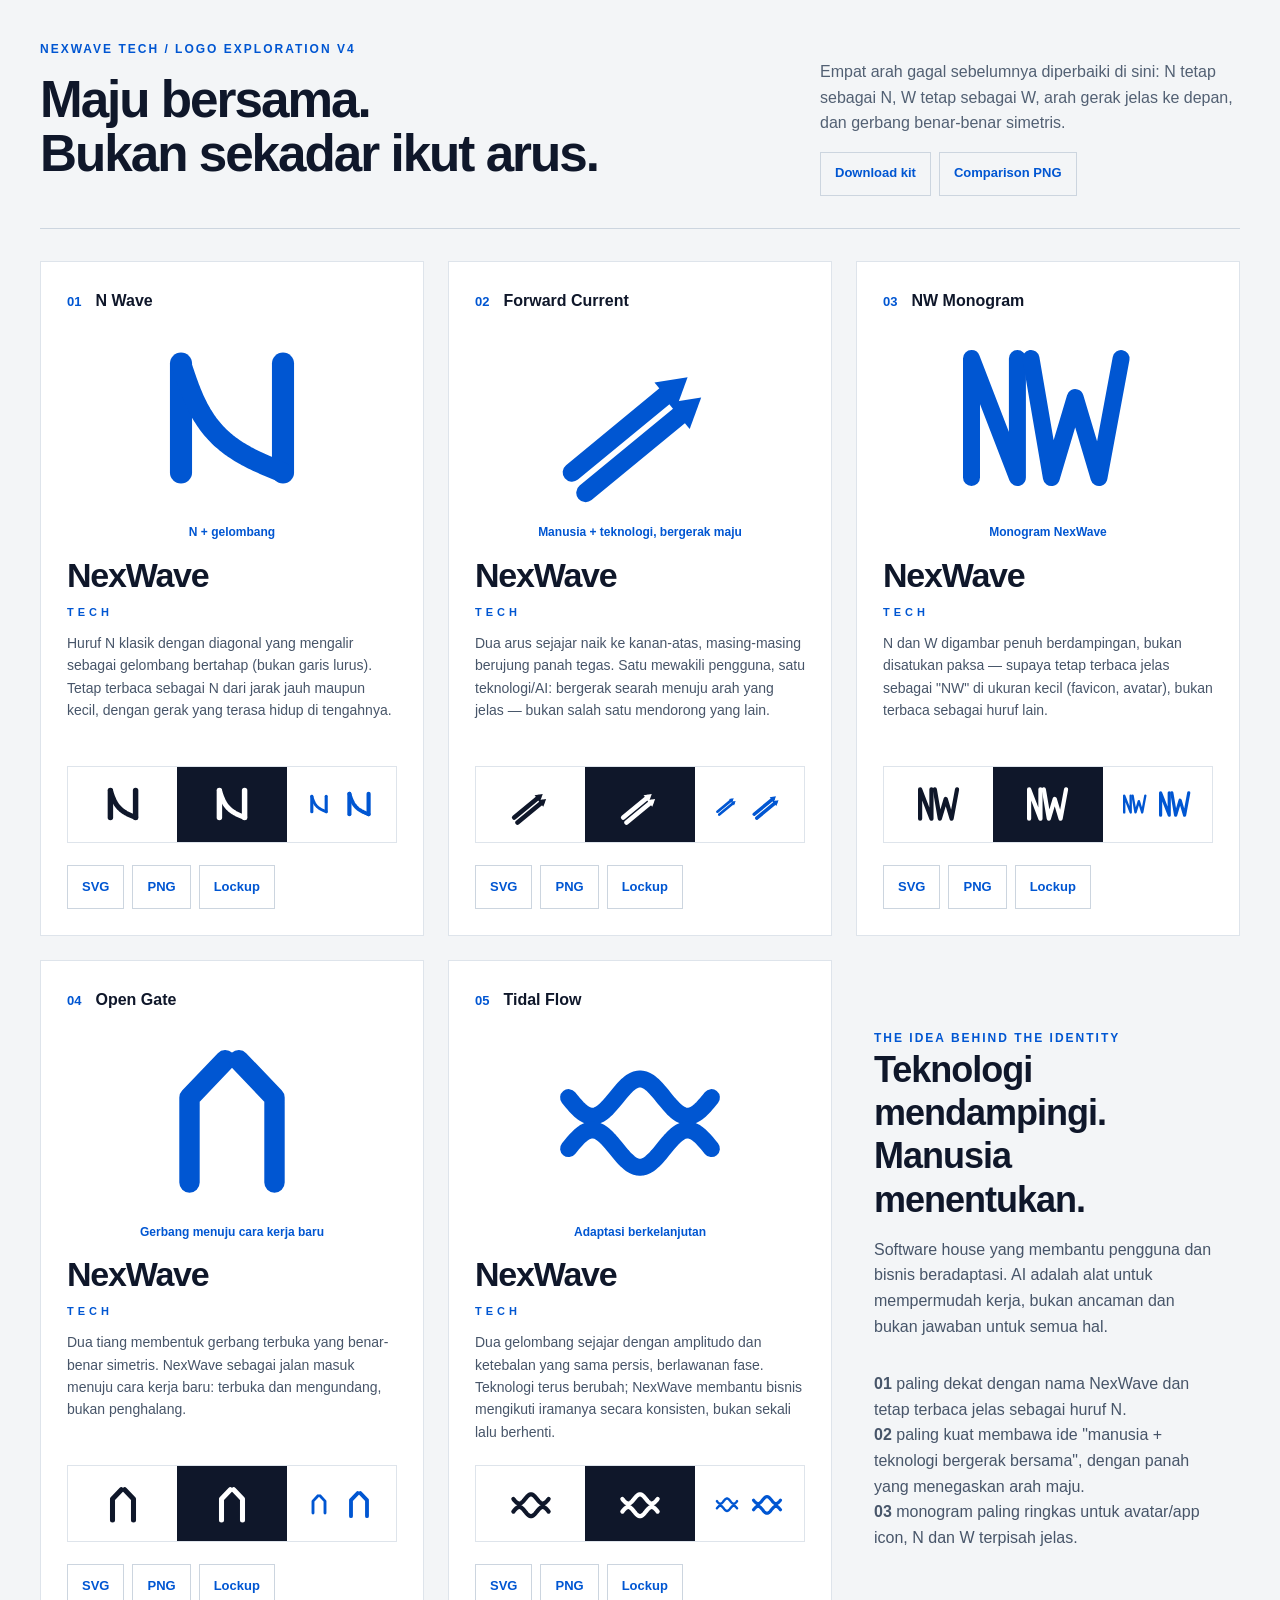
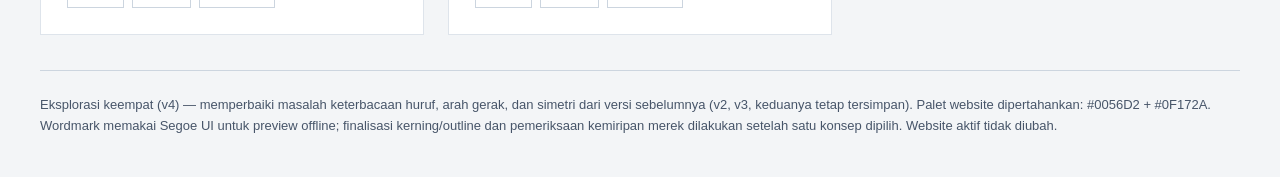
<file: brand/exploration-v4/index.html>
<!doctype html><html lang="id"><meta charset="utf-8"><meta name="viewport" content="width=device-width,initial-scale=1">
<title>NexWave Tech — Logo exploration v4</title><style>
*{box-sizing:border-box}body{margin:0;background:#F3F5F7;color:#0F172A;font-family:'Segoe UI',Arial,sans-serif;line-height:1.6}
main{max-width:1450px;padding:40px;margin:auto}
.top{display:flex;justify-content:space-between;gap:30px;align-items:end;border-bottom:1px solid #CCD5DF;padding-bottom:32px;margin-bottom:32px}
.kicker{color:#0056D2;font-size:12px;letter-spacing:2px;font-weight:700}
h1{font-size:clamp(36px,4vw,60px);line-height:1.06;letter-spacing:-2px;margin:14px 0}
.top p{max-width:420px;color:#526073}
.grid{display:grid;grid-template-columns:repeat(3,minmax(0,1fr));gap:24px}
article{background:white;padding:26px;border:1px solid #DEE4EB}
article header{display:flex;gap:14px;align-items:baseline}
h2{font-size:16px;margin:0}
article header b{color:#0056D2;font-size:13px}
.logo{height:210px;display:grid;place-items:center}
.logo svg{width:170px;height:170px}
.tagline{font-size:12px;font-weight:700;color:#0056D2;text-align:center;margin-bottom:14px}
.wordmark{font-size:34px;font-weight:750;letter-spacing:-1.2px;line-height:1.1}
.wordmark small{display:block;letter-spacing:4px;font-size:11px;color:#0056D2;margin:12px 0}
article p{font-size:14px;min-height:112px;color:#475569}
.variants{display:flex;margin:22px 0;border:1px solid #DEE4EB}
.variants>div{display:flex;justify-content:center;align-items:center;flex:1;height:75px}
.variants svg{height:42px;width:42px}
.dark{background:#0F172A}
.tiny{gap:12px}
.tiny svg:first-child{width:24px;height:24px}
.tiny svg:last-child{width:32px;height:32px}
nav{display:flex;gap:8px;flex-wrap:wrap}
a{color:#0056D2;border:1px solid #CCD5DF;display:inline-flex;align-items:center;min-height:44px;padding:7px 14px;text-decoration:none;font-size:13px;font-weight:600}
a:hover{background:#EFF6FF}
a:focus-visible{outline:3px solid #0056D2;outline-offset:3px}
.note{padding:30px 18px;display:flex;flex-direction:column;justify-content:center}
.note h2{font-size:36px;line-height:1.2;letter-spacing:-1px}
.note p{color:#475569}
.footer{margin-top:35px;padding-top:24px;border-top:1px solid #CCD5DF;font-size:13px;color:#475569}
@media(max-width:1050px){.grid{grid-template-columns:repeat(2,minmax(0,1fr))}}
@media(max-width:650px){main{padding:24px 16px}.grid{grid-template-columns:1fr}article p{min-height:0}.logo{height:190px}}
@media print{article{break-inside:avoid}.grid{display:block}nav{display:none}}
</style><main>
<div class="top"><div><div class="kicker">NEXWAVE TECH / LOGO EXPLORATION V4</div>
<h1>Maju bersama.<br>Bukan sekadar ikut arus.</h1></div>
<div><p>Empat arah gagal sebelumnya diperbaiki di sini: N tetap sebagai N, W tetap sebagai W, arah gerak jelas ke depan, dan gerbang benar-benar simetris.</p>
<nav><a download href="nexwave-v4.zip">Download kit</a><a download href="comparison-v4.png">Comparison PNG</a></nav></div></div>
<div class="grid"><article><header><b>01</b><h2>N Wave</h2></header><div class="logo"><svg xmlns="http://www.w3.org/2000/svg" viewBox="0 0 100 100" role="img"><title>NexWave Tech — N Wave</title><g fill="none" stroke="#0056D2" stroke-linecap="round" stroke-linejoin="round"><polyline points="20.00,82.00 20.00,18.00" stroke-width="13"/><polyline points="80.00,82.00 80.00,18.00" stroke-width="13"/><polyline points="20.00,18.00 20.47,19.44 20.95,20.87 21.42,22.30 21.90,23.73 22.38,25.16 22.87,26.58 23.37,28.00 23.87,29.40 24.38,30.80 24.90,32.19 25.44,33.57 25.98,34.94 26.54,36.30 27.11,37.64 27.69,38.97 28.29,40.29 28.91,41.59 29.54,42.87 30.19,44.14 30.86,45.39 31.55,46.63 32.26,47.84 32.99,49.04 33.74,50.21 34.51,51.37 35.30,52.51 36.11,53.62 36.95,54.72 37.81,55.80 38.69,56.85 39.59,57.88 40.52,58.89 41.46,59.88 42.44,60.85 43.43,61.80 44.45,62.72 45.49,63.62 46.55,64.51 47.63,65.37 48.74,66.21 49.86,67.04 51.01,67.84 52.18,68.63 53.36,69.39 54.57,70.14 55.79,70.87 57.04,71.59 58.29,72.29 59.57,72.97 60.86,73.64 62.16,74.30 63.48,74.94 64.81,75.57 66.15,76.19 67.51,76.80 68.87,77.40 70.24,78.00 71.62,78.58 73.01,79.16 74.40,79.73 75.80,80.30 77.20,80.87 78.60,81.44 80.00,82.00" stroke-width="12"/></g></svg></div><div class="tagline">N + gelombang</div><div class="wordmark">NexWave<small>TECH</small></div><p>Huruf N klasik dengan diagonal yang mengalir sebagai gelombang bertahap (bukan garis lurus). Tetap terbaca sebagai N dari jarak jauh maupun kecil, dengan gerak yang terasa hidup di tengahnya.</p><div class="variants"><div><svg xmlns="http://www.w3.org/2000/svg" viewBox="0 0 100 100" role="img"><title>NexWave Tech — N Wave</title><g fill="none" stroke="#0F172A" stroke-linecap="round" stroke-linejoin="round"><polyline points="20.00,82.00 20.00,18.00" stroke-width="13"/><polyline points="80.00,82.00 80.00,18.00" stroke-width="13"/><polyline points="20.00,18.00 20.47,19.44 20.95,20.87 21.42,22.30 21.90,23.73 22.38,25.16 22.87,26.58 23.37,28.00 23.87,29.40 24.38,30.80 24.90,32.19 25.44,33.57 25.98,34.94 26.54,36.30 27.11,37.64 27.69,38.97 28.29,40.29 28.91,41.59 29.54,42.87 30.19,44.14 30.86,45.39 31.55,46.63 32.26,47.84 32.99,49.04 33.74,50.21 34.51,51.37 35.30,52.51 36.11,53.62 36.95,54.72 37.81,55.80 38.69,56.85 39.59,57.88 40.52,58.89 41.46,59.88 42.44,60.85 43.43,61.80 44.45,62.72 45.49,63.62 46.55,64.51 47.63,65.37 48.74,66.21 49.86,67.04 51.01,67.84 52.18,68.63 53.36,69.39 54.57,70.14 55.79,70.87 57.04,71.59 58.29,72.29 59.57,72.97 60.86,73.64 62.16,74.30 63.48,74.94 64.81,75.57 66.15,76.19 67.51,76.80 68.87,77.40 70.24,78.00 71.62,78.58 73.01,79.16 74.40,79.73 75.80,80.30 77.20,80.87 78.60,81.44 80.00,82.00" stroke-width="12"/></g></svg></div><div class="dark"><svg xmlns="http://www.w3.org/2000/svg" viewBox="0 0 100 100" role="img"><title>NexWave Tech — N Wave</title><g fill="none" stroke="#FFFFFF" stroke-linecap="round" stroke-linejoin="round"><polyline points="20.00,82.00 20.00,18.00" stroke-width="13"/><polyline points="80.00,82.00 80.00,18.00" stroke-width="13"/><polyline points="20.00,18.00 20.47,19.44 20.95,20.87 21.42,22.30 21.90,23.73 22.38,25.16 22.87,26.58 23.37,28.00 23.87,29.40 24.38,30.80 24.90,32.19 25.44,33.57 25.98,34.94 26.54,36.30 27.11,37.64 27.69,38.97 28.29,40.29 28.91,41.59 29.54,42.87 30.19,44.14 30.86,45.39 31.55,46.63 32.26,47.84 32.99,49.04 33.74,50.21 34.51,51.37 35.30,52.51 36.11,53.62 36.95,54.72 37.81,55.80 38.69,56.85 39.59,57.88 40.52,58.89 41.46,59.88 42.44,60.85 43.43,61.80 44.45,62.72 45.49,63.62 46.55,64.51 47.63,65.37 48.74,66.21 49.86,67.04 51.01,67.84 52.18,68.63 53.36,69.39 54.57,70.14 55.79,70.87 57.04,71.59 58.29,72.29 59.57,72.97 60.86,73.64 62.16,74.30 63.48,74.94 64.81,75.57 66.15,76.19 67.51,76.80 68.87,77.40 70.24,78.00 71.62,78.58 73.01,79.16 74.40,79.73 75.80,80.30 77.20,80.87 78.60,81.44 80.00,82.00" stroke-width="12"/></g></svg></div><div class="tiny"><svg xmlns="http://www.w3.org/2000/svg" viewBox="0 0 100 100" role="img"><title>NexWave Tech — N Wave</title><g fill="none" stroke="#0056D2" stroke-linecap="round" stroke-linejoin="round"><polyline points="20.00,82.00 20.00,18.00" stroke-width="13"/><polyline points="80.00,82.00 80.00,18.00" stroke-width="13"/><polyline points="20.00,18.00 20.47,19.44 20.95,20.87 21.42,22.30 21.90,23.73 22.38,25.16 22.87,26.58 23.37,28.00 23.87,29.40 24.38,30.80 24.90,32.19 25.44,33.57 25.98,34.94 26.54,36.30 27.11,37.64 27.69,38.97 28.29,40.29 28.91,41.59 29.54,42.87 30.19,44.14 30.86,45.39 31.55,46.63 32.26,47.84 32.99,49.04 33.74,50.21 34.51,51.37 35.30,52.51 36.11,53.62 36.95,54.72 37.81,55.80 38.69,56.85 39.59,57.88 40.52,58.89 41.46,59.88 42.44,60.85 43.43,61.80 44.45,62.72 45.49,63.62 46.55,64.51 47.63,65.37 48.74,66.21 49.86,67.04 51.01,67.84 52.18,68.63 53.36,69.39 54.57,70.14 55.79,70.87 57.04,71.59 58.29,72.29 59.57,72.97 60.86,73.64 62.16,74.30 63.48,74.94 64.81,75.57 66.15,76.19 67.51,76.80 68.87,77.40 70.24,78.00 71.62,78.58 73.01,79.16 74.40,79.73 75.80,80.30 77.20,80.87 78.60,81.44 80.00,82.00" stroke-width="12"/></g></svg><svg xmlns="http://www.w3.org/2000/svg" viewBox="0 0 100 100" role="img"><title>NexWave Tech — N Wave</title><g fill="none" stroke="#0056D2" stroke-linecap="round" stroke-linejoin="round"><polyline points="20.00,82.00 20.00,18.00" stroke-width="13"/><polyline points="80.00,82.00 80.00,18.00" stroke-width="13"/><polyline points="20.00,18.00 20.47,19.44 20.95,20.87 21.42,22.30 21.90,23.73 22.38,25.16 22.87,26.58 23.37,28.00 23.87,29.40 24.38,30.80 24.90,32.19 25.44,33.57 25.98,34.94 26.54,36.30 27.11,37.64 27.69,38.97 28.29,40.29 28.91,41.59 29.54,42.87 30.19,44.14 30.86,45.39 31.55,46.63 32.26,47.84 32.99,49.04 33.74,50.21 34.51,51.37 35.30,52.51 36.11,53.62 36.95,54.72 37.81,55.80 38.69,56.85 39.59,57.88 40.52,58.89 41.46,59.88 42.44,60.85 43.43,61.80 44.45,62.72 45.49,63.62 46.55,64.51 47.63,65.37 48.74,66.21 49.86,67.04 51.01,67.84 52.18,68.63 53.36,69.39 54.57,70.14 55.79,70.87 57.04,71.59 58.29,72.29 59.57,72.97 60.86,73.64 62.16,74.30 63.48,74.94 64.81,75.57 66.15,76.19 67.51,76.80 68.87,77.40 70.24,78.00 71.62,78.58 73.01,79.16 74.40,79.73 75.80,80.30 77.20,80.87 78.60,81.44 80.00,82.00" stroke-width="12"/></g></svg></div></div><nav><a download href="logos/01-n-wave-blue.svg">SVG</a><a download href="logos/01-n-wave-blue.png">PNG</a><a download href="logos/01-n-wave-lockup.png">Lockup</a></nav></article><article><header><b>02</b><h2>Forward Current</h2></header><div class="logo"><svg xmlns="http://www.w3.org/2000/svg" viewBox="0 0 100 100" role="img"><title>NexWave Tech — Forward Current</title><g fill="none" stroke="#0056D2" stroke-linecap="round" stroke-linejoin="round"><polyline points="10.00,82.00 68.48,33.84" stroke-width="11"/><polyline points="18.00,94.00 76.48,45.84" stroke-width="11"/></g><g fill="#0056D2"><polygon points="78.00,26.00 71.23,44.53 58.52,29.09"/><polygon points="86.00,38.00 79.23,56.53 66.52,41.09"/></g></svg></div><div class="tagline">Manusia + teknologi, bergerak maju</div><div class="wordmark">NexWave<small>TECH</small></div><p>Dua arus sejajar naik ke kanan-atas, masing-masing berujung panah tegas. Satu mewakili pengguna, satu teknologi/AI: bergerak searah menuju arah yang jelas — bukan salah satu mendorong yang lain.</p><div class="variants"><div><svg xmlns="http://www.w3.org/2000/svg" viewBox="0 0 100 100" role="img"><title>NexWave Tech — Forward Current</title><g fill="none" stroke="#0F172A" stroke-linecap="round" stroke-linejoin="round"><polyline points="10.00,82.00 68.48,33.84" stroke-width="11"/><polyline points="18.00,94.00 76.48,45.84" stroke-width="11"/></g><g fill="#0F172A"><polygon points="78.00,26.00 71.23,44.53 58.52,29.09"/><polygon points="86.00,38.00 79.23,56.53 66.52,41.09"/></g></svg></div><div class="dark"><svg xmlns="http://www.w3.org/2000/svg" viewBox="0 0 100 100" role="img"><title>NexWave Tech — Forward Current</title><g fill="none" stroke="#FFFFFF" stroke-linecap="round" stroke-linejoin="round"><polyline points="10.00,82.00 68.48,33.84" stroke-width="11"/><polyline points="18.00,94.00 76.48,45.84" stroke-width="11"/></g><g fill="#FFFFFF"><polygon points="78.00,26.00 71.23,44.53 58.52,29.09"/><polygon points="86.00,38.00 79.23,56.53 66.52,41.09"/></g></svg></div><div class="tiny"><svg xmlns="http://www.w3.org/2000/svg" viewBox="0 0 100 100" role="img"><title>NexWave Tech — Forward Current</title><g fill="none" stroke="#0056D2" stroke-linecap="round" stroke-linejoin="round"><polyline points="10.00,82.00 68.48,33.84" stroke-width="11"/><polyline points="18.00,94.00 76.48,45.84" stroke-width="11"/></g><g fill="#0056D2"><polygon points="78.00,26.00 71.23,44.53 58.52,29.09"/><polygon points="86.00,38.00 79.23,56.53 66.52,41.09"/></g></svg><svg xmlns="http://www.w3.org/2000/svg" viewBox="0 0 100 100" role="img"><title>NexWave Tech — Forward Current</title><g fill="none" stroke="#0056D2" stroke-linecap="round" stroke-linejoin="round"><polyline points="10.00,82.00 68.48,33.84" stroke-width="11"/><polyline points="18.00,94.00 76.48,45.84" stroke-width="11"/></g><g fill="#0056D2"><polygon points="78.00,26.00 71.23,44.53 58.52,29.09"/><polygon points="86.00,38.00 79.23,56.53 66.52,41.09"/></g></svg></div></div><nav><a download href="logos/02-forward-current-blue.svg">SVG</a><a download href="logos/02-forward-current-blue.png">PNG</a><a download href="logos/02-forward-current-lockup.png">Lockup</a></nav></article><article><header><b>03</b><h2>NW Monogram</h2></header><div class="logo"><svg xmlns="http://www.w3.org/2000/svg" viewBox="0 0 100 100" role="img"><title>NexWave Tech — NW Monogram</title><g fill="none" stroke="#0056D2" stroke-linecap="round" stroke-linejoin="round"><polyline points="5.00,85.00 5.00,15.00 32.00,85.00 32.00,15.00" stroke-width="10"/><polyline points="40.00,15.00 52.00,85.00 66.00,38.00 80.00,85.00 93.00,15.00" stroke-width="10"/></g></svg></div><div class="tagline">Monogram NexWave</div><div class="wordmark">NexWave<small>TECH</small></div><p>N dan W digambar penuh berdampingan, bukan disatukan paksa — supaya tetap terbaca jelas sebagai "NW" di ukuran kecil (favicon, avatar), bukan terbaca sebagai huruf lain.</p><div class="variants"><div><svg xmlns="http://www.w3.org/2000/svg" viewBox="0 0 100 100" role="img"><title>NexWave Tech — NW Monogram</title><g fill="none" stroke="#0F172A" stroke-linecap="round" stroke-linejoin="round"><polyline points="5.00,85.00 5.00,15.00 32.00,85.00 32.00,15.00" stroke-width="10"/><polyline points="40.00,15.00 52.00,85.00 66.00,38.00 80.00,85.00 93.00,15.00" stroke-width="10"/></g></svg></div><div class="dark"><svg xmlns="http://www.w3.org/2000/svg" viewBox="0 0 100 100" role="img"><title>NexWave Tech — NW Monogram</title><g fill="none" stroke="#FFFFFF" stroke-linecap="round" stroke-linejoin="round"><polyline points="5.00,85.00 5.00,15.00 32.00,85.00 32.00,15.00" stroke-width="10"/><polyline points="40.00,15.00 52.00,85.00 66.00,38.00 80.00,85.00 93.00,15.00" stroke-width="10"/></g></svg></div><div class="tiny"><svg xmlns="http://www.w3.org/2000/svg" viewBox="0 0 100 100" role="img"><title>NexWave Tech — NW Monogram</title><g fill="none" stroke="#0056D2" stroke-linecap="round" stroke-linejoin="round"><polyline points="5.00,85.00 5.00,15.00 32.00,85.00 32.00,15.00" stroke-width="10"/><polyline points="40.00,15.00 52.00,85.00 66.00,38.00 80.00,85.00 93.00,15.00" stroke-width="10"/></g></svg><svg xmlns="http://www.w3.org/2000/svg" viewBox="0 0 100 100" role="img"><title>NexWave Tech — NW Monogram</title><g fill="none" stroke="#0056D2" stroke-linecap="round" stroke-linejoin="round"><polyline points="5.00,85.00 5.00,15.00 32.00,85.00 32.00,15.00" stroke-width="10"/><polyline points="40.00,15.00 52.00,85.00 66.00,38.00 80.00,85.00 93.00,15.00" stroke-width="10"/></g></svg></div></div><nav><a download href="logos/03-nw-monogram-blue.svg">SVG</a><a download href="logos/03-nw-monogram-blue.png">PNG</a><a download href="logos/03-nw-monogram-lockup.png">Lockup</a></nav></article><article><header><b>04</b><h2>Open Gate</h2></header><div class="logo"><svg xmlns="http://www.w3.org/2000/svg" viewBox="0 0 100 100" role="img"><title>NexWave Tech — Open Gate</title><g fill="none" stroke="#0056D2" stroke-linecap="round" stroke-linejoin="round"><polyline points="25.00,88.00 25.00,38.00 46.00,16.00" stroke-width="12"/><polyline points="75.00,88.00 75.00,38.00 54.00,16.00" stroke-width="12"/></g></svg></div><div class="tagline">Gerbang menuju cara kerja baru</div><div class="wordmark">NexWave<small>TECH</small></div><p>Dua tiang membentuk gerbang terbuka yang benar-benar simetris. NexWave sebagai jalan masuk menuju cara kerja baru: terbuka dan mengundang, bukan penghalang.</p><div class="variants"><div><svg xmlns="http://www.w3.org/2000/svg" viewBox="0 0 100 100" role="img"><title>NexWave Tech — Open Gate</title><g fill="none" stroke="#0F172A" stroke-linecap="round" stroke-linejoin="round"><polyline points="25.00,88.00 25.00,38.00 46.00,16.00" stroke-width="12"/><polyline points="75.00,88.00 75.00,38.00 54.00,16.00" stroke-width="12"/></g></svg></div><div class="dark"><svg xmlns="http://www.w3.org/2000/svg" viewBox="0 0 100 100" role="img"><title>NexWave Tech — Open Gate</title><g fill="none" stroke="#FFFFFF" stroke-linecap="round" stroke-linejoin="round"><polyline points="25.00,88.00 25.00,38.00 46.00,16.00" stroke-width="12"/><polyline points="75.00,88.00 75.00,38.00 54.00,16.00" stroke-width="12"/></g></svg></div><div class="tiny"><svg xmlns="http://www.w3.org/2000/svg" viewBox="0 0 100 100" role="img"><title>NexWave Tech — Open Gate</title><g fill="none" stroke="#0056D2" stroke-linecap="round" stroke-linejoin="round"><polyline points="25.00,88.00 25.00,38.00 46.00,16.00" stroke-width="12"/><polyline points="75.00,88.00 75.00,38.00 54.00,16.00" stroke-width="12"/></g></svg><svg xmlns="http://www.w3.org/2000/svg" viewBox="0 0 100 100" role="img"><title>NexWave Tech — Open Gate</title><g fill="none" stroke="#0056D2" stroke-linecap="round" stroke-linejoin="round"><polyline points="25.00,88.00 25.00,38.00 46.00,16.00" stroke-width="12"/><polyline points="75.00,88.00 75.00,38.00 54.00,16.00" stroke-width="12"/></g></svg></div></div><nav><a download href="logos/04-open-gate-blue.svg">SVG</a><a download href="logos/04-open-gate-blue.png">PNG</a><a download href="logos/04-open-gate-lockup.png">Lockup</a></nav></article><article><header><b>05</b><h2>Tidal Flow</h2></header><div class="logo"><svg xmlns="http://www.w3.org/2000/svg" viewBox="0 0 100 100" role="img"><title>NexWave Tech — Tidal Flow</title><g fill="none" stroke="#0056D2" stroke-linecap="round" stroke-linejoin="round"><polyline points="8.00,38.00 9.31,39.61 10.62,41.19 11.94,42.70 13.25,44.11 14.56,45.39 15.88,46.50 17.19,47.44 18.50,48.16 19.81,48.67 21.12,48.95 22.44,48.99 23.75,48.79 25.06,48.36 26.38,47.70 27.69,46.84 29.00,45.78 30.31,44.55 31.62,43.19 32.94,41.71 34.25,40.15 35.56,38.54 36.88,36.92 38.19,35.33 39.50,33.79 40.81,32.34 42.12,31.02 43.44,29.85 44.75,28.85 46.06,28.06 47.38,27.47 48.69,27.12 50.00,27.00 51.31,27.12 52.62,27.47 53.94,28.06 55.25,28.85 56.56,29.85 57.88,31.02 59.19,32.34 60.50,33.79 61.81,35.33 63.12,36.92 64.44,38.54 65.75,40.15 67.06,41.71 68.38,43.19 69.69,44.55 71.00,45.78 72.31,46.84 73.62,47.70 74.94,48.36 76.25,48.79 77.56,48.99 78.88,48.95 80.19,48.67 81.50,48.16 82.81,47.44 84.12,46.50 85.44,45.39 86.75,44.11 88.06,42.70 89.38,41.19 90.69,39.61 92.00,38.00" stroke-width="10"/><polyline points="8.00,68.00 9.31,66.39 10.62,64.81 11.94,63.30 13.25,61.89 14.56,60.61 15.88,59.50 17.19,58.56 18.50,57.84 19.81,57.33 21.12,57.05 22.44,57.01 23.75,57.21 25.06,57.64 26.38,58.30 27.69,59.16 29.00,60.22 30.31,61.45 31.62,62.81 32.94,64.29 34.25,65.85 35.56,67.46 36.88,69.08 38.19,70.67 39.50,72.21 40.81,73.66 42.12,74.98 43.44,76.15 44.75,77.15 46.06,77.94 47.38,78.53 48.69,78.88 50.00,79.00 51.31,78.88 52.62,78.53 53.94,77.94 55.25,77.15 56.56,76.15 57.88,74.98 59.19,73.66 60.50,72.21 61.81,70.67 63.12,69.08 64.44,67.46 65.75,65.85 67.06,64.29 68.38,62.81 69.69,61.45 71.00,60.22 72.31,59.16 73.62,58.30 74.94,57.64 76.25,57.21 77.56,57.01 78.88,57.05 80.19,57.33 81.50,57.84 82.81,58.56 84.12,59.50 85.44,60.61 86.75,61.89 88.06,63.30 89.38,64.81 90.69,66.39 92.00,68.00" stroke-width="10"/></g></svg></div><div class="tagline">Adaptasi berkelanjutan</div><div class="wordmark">NexWave<small>TECH</small></div><p>Dua gelombang sejajar dengan amplitudo dan ketebalan yang sama persis, berlawanan fase. Teknologi terus berubah; NexWave membantu bisnis mengikuti iramanya secara konsisten, bukan sekali lalu berhenti.</p><div class="variants"><div><svg xmlns="http://www.w3.org/2000/svg" viewBox="0 0 100 100" role="img"><title>NexWave Tech — Tidal Flow</title><g fill="none" stroke="#0F172A" stroke-linecap="round" stroke-linejoin="round"><polyline points="8.00,38.00 9.31,39.61 10.62,41.19 11.94,42.70 13.25,44.11 14.56,45.39 15.88,46.50 17.19,47.44 18.50,48.16 19.81,48.67 21.12,48.95 22.44,48.99 23.75,48.79 25.06,48.36 26.38,47.70 27.69,46.84 29.00,45.78 30.31,44.55 31.62,43.19 32.94,41.71 34.25,40.15 35.56,38.54 36.88,36.92 38.19,35.33 39.50,33.79 40.81,32.34 42.12,31.02 43.44,29.85 44.75,28.85 46.06,28.06 47.38,27.47 48.69,27.12 50.00,27.00 51.31,27.12 52.62,27.47 53.94,28.06 55.25,28.85 56.56,29.85 57.88,31.02 59.19,32.34 60.50,33.79 61.81,35.33 63.12,36.92 64.44,38.54 65.75,40.15 67.06,41.71 68.38,43.19 69.69,44.55 71.00,45.78 72.31,46.84 73.62,47.70 74.94,48.36 76.25,48.79 77.56,48.99 78.88,48.95 80.19,48.67 81.50,48.16 82.81,47.44 84.12,46.50 85.44,45.39 86.75,44.11 88.06,42.70 89.38,41.19 90.69,39.61 92.00,38.00" stroke-width="10"/><polyline points="8.00,68.00 9.31,66.39 10.62,64.81 11.94,63.30 13.25,61.89 14.56,60.61 15.88,59.50 17.19,58.56 18.50,57.84 19.81,57.33 21.12,57.05 22.44,57.01 23.75,57.21 25.06,57.64 26.38,58.30 27.69,59.16 29.00,60.22 30.31,61.45 31.62,62.81 32.94,64.29 34.25,65.85 35.56,67.46 36.88,69.08 38.19,70.67 39.50,72.21 40.81,73.66 42.12,74.98 43.44,76.15 44.75,77.15 46.06,77.94 47.38,78.53 48.69,78.88 50.00,79.00 51.31,78.88 52.62,78.53 53.94,77.94 55.25,77.15 56.56,76.15 57.88,74.98 59.19,73.66 60.50,72.21 61.81,70.67 63.12,69.08 64.44,67.46 65.75,65.85 67.06,64.29 68.38,62.81 69.69,61.45 71.00,60.22 72.31,59.16 73.62,58.30 74.94,57.64 76.25,57.21 77.56,57.01 78.88,57.05 80.19,57.33 81.50,57.84 82.81,58.56 84.12,59.50 85.44,60.61 86.75,61.89 88.06,63.30 89.38,64.81 90.69,66.39 92.00,68.00" stroke-width="10"/></g></svg></div><div class="dark"><svg xmlns="http://www.w3.org/2000/svg" viewBox="0 0 100 100" role="img"><title>NexWave Tech — Tidal Flow</title><g fill="none" stroke="#FFFFFF" stroke-linecap="round" stroke-linejoin="round"><polyline points="8.00,38.00 9.31,39.61 10.62,41.19 11.94,42.70 13.25,44.11 14.56,45.39 15.88,46.50 17.19,47.44 18.50,48.16 19.81,48.67 21.12,48.95 22.44,48.99 23.75,48.79 25.06,48.36 26.38,47.70 27.69,46.84 29.00,45.78 30.31,44.55 31.62,43.19 32.94,41.71 34.25,40.15 35.56,38.54 36.88,36.92 38.19,35.33 39.50,33.79 40.81,32.34 42.12,31.02 43.44,29.85 44.75,28.85 46.06,28.06 47.38,27.47 48.69,27.12 50.00,27.00 51.31,27.12 52.62,27.47 53.94,28.06 55.25,28.85 56.56,29.85 57.88,31.02 59.19,32.34 60.50,33.79 61.81,35.33 63.12,36.92 64.44,38.54 65.75,40.15 67.06,41.71 68.38,43.19 69.69,44.55 71.00,45.78 72.31,46.84 73.62,47.70 74.94,48.36 76.25,48.79 77.56,48.99 78.88,48.95 80.19,48.67 81.50,48.16 82.81,47.44 84.12,46.50 85.44,45.39 86.75,44.11 88.06,42.70 89.38,41.19 90.69,39.61 92.00,38.00" stroke-width="10"/><polyline points="8.00,68.00 9.31,66.39 10.62,64.81 11.94,63.30 13.25,61.89 14.56,60.61 15.88,59.50 17.19,58.56 18.50,57.84 19.81,57.33 21.12,57.05 22.44,57.01 23.75,57.21 25.06,57.64 26.38,58.30 27.69,59.16 29.00,60.22 30.31,61.45 31.62,62.81 32.94,64.29 34.25,65.85 35.56,67.46 36.88,69.08 38.19,70.67 39.50,72.21 40.81,73.66 42.12,74.98 43.44,76.15 44.75,77.15 46.06,77.94 47.38,78.53 48.69,78.88 50.00,79.00 51.31,78.88 52.62,78.53 53.94,77.94 55.25,77.15 56.56,76.15 57.88,74.98 59.19,73.66 60.50,72.21 61.81,70.67 63.12,69.08 64.44,67.46 65.75,65.85 67.06,64.29 68.38,62.81 69.69,61.45 71.00,60.22 72.31,59.16 73.62,58.30 74.94,57.64 76.25,57.21 77.56,57.01 78.88,57.05 80.19,57.33 81.50,57.84 82.81,58.56 84.12,59.50 85.44,60.61 86.75,61.89 88.06,63.30 89.38,64.81 90.69,66.39 92.00,68.00" stroke-width="10"/></g></svg></div><div class="tiny"><svg xmlns="http://www.w3.org/2000/svg" viewBox="0 0 100 100" role="img"><title>NexWave Tech — Tidal Flow</title><g fill="none" stroke="#0056D2" stroke-linecap="round" stroke-linejoin="round"><polyline points="8.00,38.00 9.31,39.61 10.62,41.19 11.94,42.70 13.25,44.11 14.56,45.39 15.88,46.50 17.19,47.44 18.50,48.16 19.81,48.67 21.12,48.95 22.44,48.99 23.75,48.79 25.06,48.36 26.38,47.70 27.69,46.84 29.00,45.78 30.31,44.55 31.62,43.19 32.94,41.71 34.25,40.15 35.56,38.54 36.88,36.92 38.19,35.33 39.50,33.79 40.81,32.34 42.12,31.02 43.44,29.85 44.75,28.85 46.06,28.06 47.38,27.47 48.69,27.12 50.00,27.00 51.31,27.12 52.62,27.47 53.94,28.06 55.25,28.85 56.56,29.85 57.88,31.02 59.19,32.34 60.50,33.79 61.81,35.33 63.12,36.92 64.44,38.54 65.75,40.15 67.06,41.71 68.38,43.19 69.69,44.55 71.00,45.78 72.31,46.84 73.62,47.70 74.94,48.36 76.25,48.79 77.56,48.99 78.88,48.95 80.19,48.67 81.50,48.16 82.81,47.44 84.12,46.50 85.44,45.39 86.75,44.11 88.06,42.70 89.38,41.19 90.69,39.61 92.00,38.00" stroke-width="10"/><polyline points="8.00,68.00 9.31,66.39 10.62,64.81 11.94,63.30 13.25,61.89 14.56,60.61 15.88,59.50 17.19,58.56 18.50,57.84 19.81,57.33 21.12,57.05 22.44,57.01 23.75,57.21 25.06,57.64 26.38,58.30 27.69,59.16 29.00,60.22 30.31,61.45 31.62,62.81 32.94,64.29 34.25,65.85 35.56,67.46 36.88,69.08 38.19,70.67 39.50,72.21 40.81,73.66 42.12,74.98 43.44,76.15 44.75,77.15 46.06,77.94 47.38,78.53 48.69,78.88 50.00,79.00 51.31,78.88 52.62,78.53 53.94,77.94 55.25,77.15 56.56,76.15 57.88,74.98 59.19,73.66 60.50,72.21 61.81,70.67 63.12,69.08 64.44,67.46 65.75,65.85 67.06,64.29 68.38,62.81 69.69,61.45 71.00,60.22 72.31,59.16 73.62,58.30 74.94,57.64 76.25,57.21 77.56,57.01 78.88,57.05 80.19,57.33 81.50,57.84 82.81,58.56 84.12,59.50 85.44,60.61 86.75,61.89 88.06,63.30 89.38,64.81 90.69,66.39 92.00,68.00" stroke-width="10"/></g></svg><svg xmlns="http://www.w3.org/2000/svg" viewBox="0 0 100 100" role="img"><title>NexWave Tech — Tidal Flow</title><g fill="none" stroke="#0056D2" stroke-linecap="round" stroke-linejoin="round"><polyline points="8.00,38.00 9.31,39.61 10.62,41.19 11.94,42.70 13.25,44.11 14.56,45.39 15.88,46.50 17.19,47.44 18.50,48.16 19.81,48.67 21.12,48.95 22.44,48.99 23.75,48.79 25.06,48.36 26.38,47.70 27.69,46.84 29.00,45.78 30.31,44.55 31.62,43.19 32.94,41.71 34.25,40.15 35.56,38.54 36.88,36.92 38.19,35.33 39.50,33.79 40.81,32.34 42.12,31.02 43.44,29.85 44.75,28.85 46.06,28.06 47.38,27.47 48.69,27.12 50.00,27.00 51.31,27.12 52.62,27.47 53.94,28.06 55.25,28.85 56.56,29.85 57.88,31.02 59.19,32.34 60.50,33.79 61.81,35.33 63.12,36.92 64.44,38.54 65.75,40.15 67.06,41.71 68.38,43.19 69.69,44.55 71.00,45.78 72.31,46.84 73.62,47.70 74.94,48.36 76.25,48.79 77.56,48.99 78.88,48.95 80.19,48.67 81.50,48.16 82.81,47.44 84.12,46.50 85.44,45.39 86.75,44.11 88.06,42.70 89.38,41.19 90.69,39.61 92.00,38.00" stroke-width="10"/><polyline points="8.00,68.00 9.31,66.39 10.62,64.81 11.94,63.30 13.25,61.89 14.56,60.61 15.88,59.50 17.19,58.56 18.50,57.84 19.81,57.33 21.12,57.05 22.44,57.01 23.75,57.21 25.06,57.64 26.38,58.30 27.69,59.16 29.00,60.22 30.31,61.45 31.62,62.81 32.94,64.29 34.25,65.85 35.56,67.46 36.88,69.08 38.19,70.67 39.50,72.21 40.81,73.66 42.12,74.98 43.44,76.15 44.75,77.15 46.06,77.94 47.38,78.53 48.69,78.88 50.00,79.00 51.31,78.88 52.62,78.53 53.94,77.94 55.25,77.15 56.56,76.15 57.88,74.98 59.19,73.66 60.50,72.21 61.81,70.67 63.12,69.08 64.44,67.46 65.75,65.85 67.06,64.29 68.38,62.81 69.69,61.45 71.00,60.22 72.31,59.16 73.62,58.30 74.94,57.64 76.25,57.21 77.56,57.01 78.88,57.05 80.19,57.33 81.50,57.84 82.81,58.56 84.12,59.50 85.44,60.61 86.75,61.89 88.06,63.30 89.38,64.81 90.69,66.39 92.00,68.00" stroke-width="10"/></g></svg></div></div><nav><a download href="logos/05-tidal-flow-blue.svg">SVG</a><a download href="logos/05-tidal-flow-blue.png">PNG</a><a download href="logos/05-tidal-flow-lockup.png">Lockup</a></nav></article>
<aside class="note"><div class="kicker">THE IDEA BEHIND THE IDENTITY</div>
<h2>Teknologi mendampingi.<br>Manusia menentukan.</h2>
<p>Software house yang membantu pengguna dan bisnis beradaptasi. AI adalah alat untuk mempermudah kerja, bukan ancaman dan bukan jawaban untuk semua hal.</p>
<p><b>01</b> paling dekat dengan nama NexWave dan tetap terbaca jelas sebagai huruf N.<br>
<b>02</b> paling kuat membawa ide "manusia + teknologi bergerak bersama", dengan panah yang menegaskan arah maju.<br>
<b>03</b> monogram paling ringkas untuk avatar/app icon, N dan W terpisah jelas.</p></aside>
</div>
<div class="footer">Eksplorasi keempat (v4) — memperbaiki masalah keterbacaan huruf, arah gerak, dan simetri dari versi sebelumnya (v2, v3, keduanya tetap tersimpan). Palet website dipertahankan: #0056D2 + #0F172A. Wordmark memakai Segoe UI untuk preview offline; finalisasi kerning/outline dan pemeriksaan kemiripan merek dilakukan setelah satu konsep dipilih. Website aktif tidak diubah.</div>
</main></html>
</file>
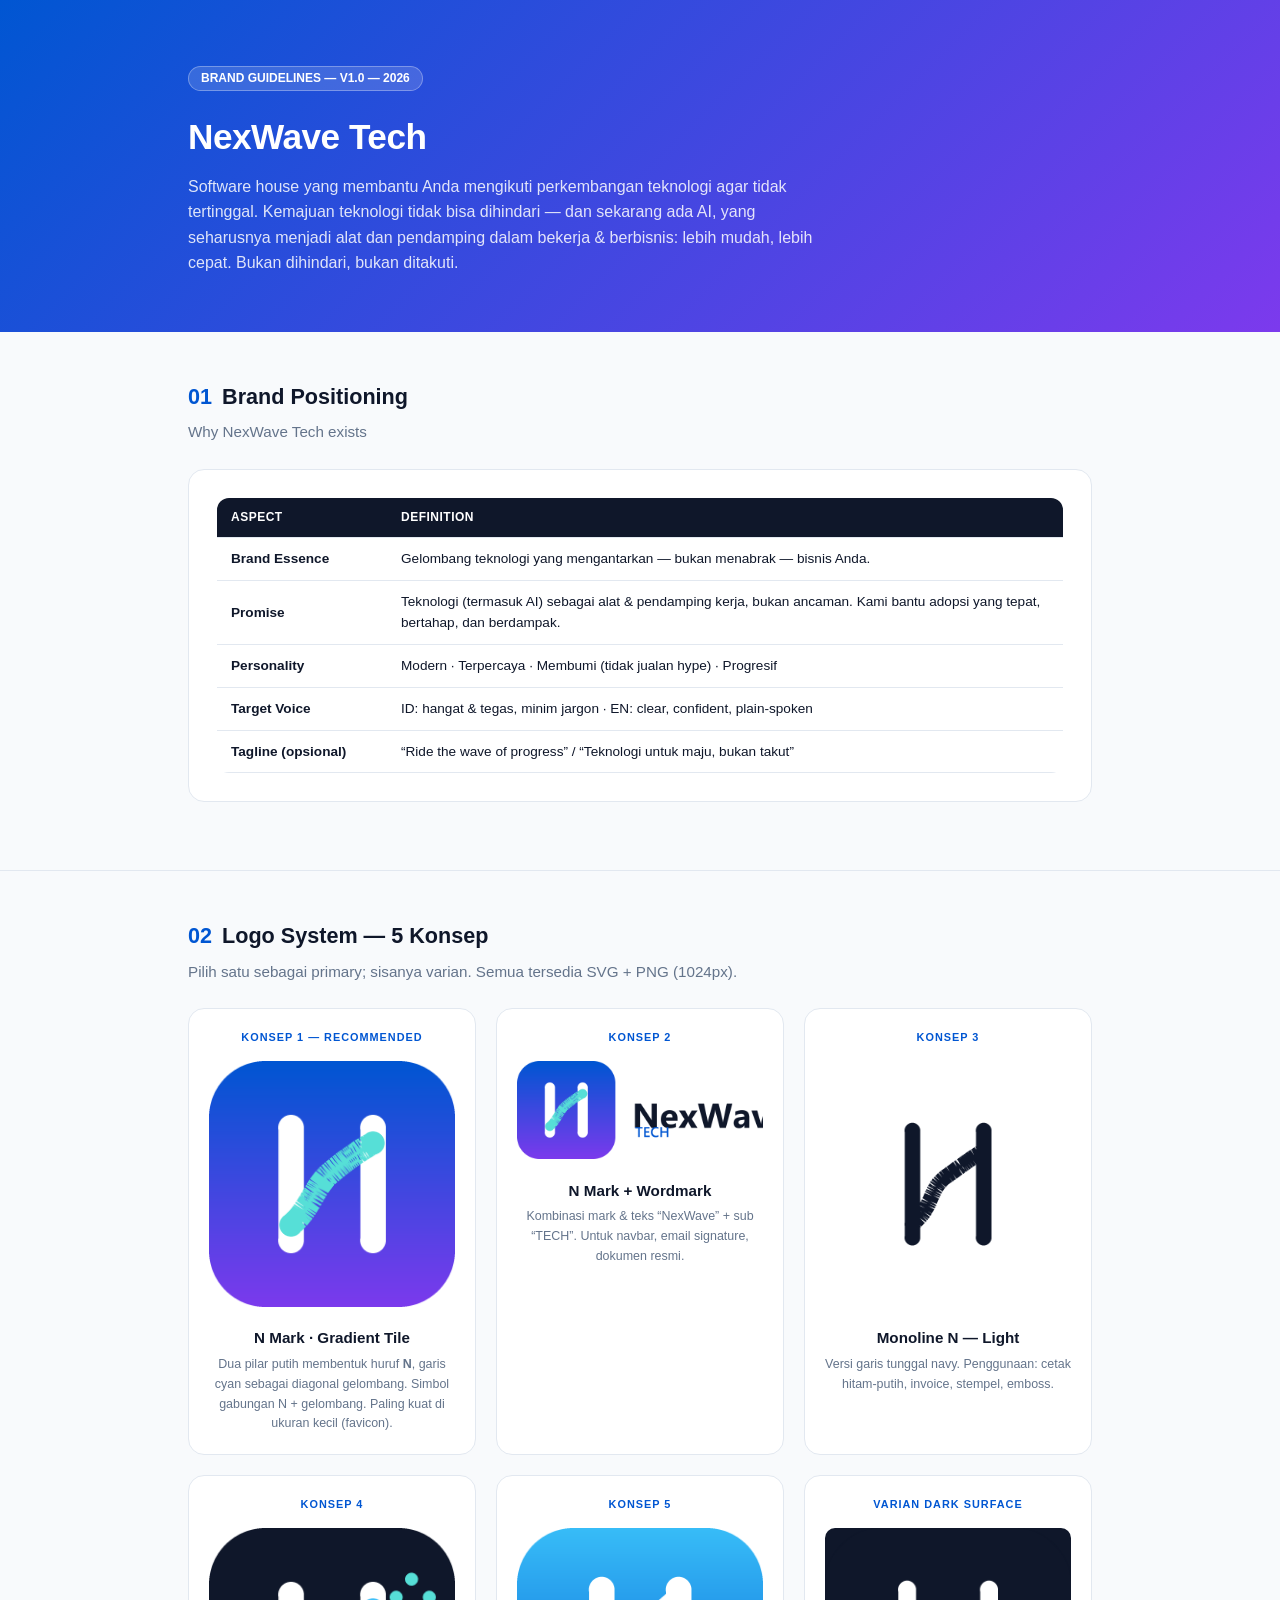
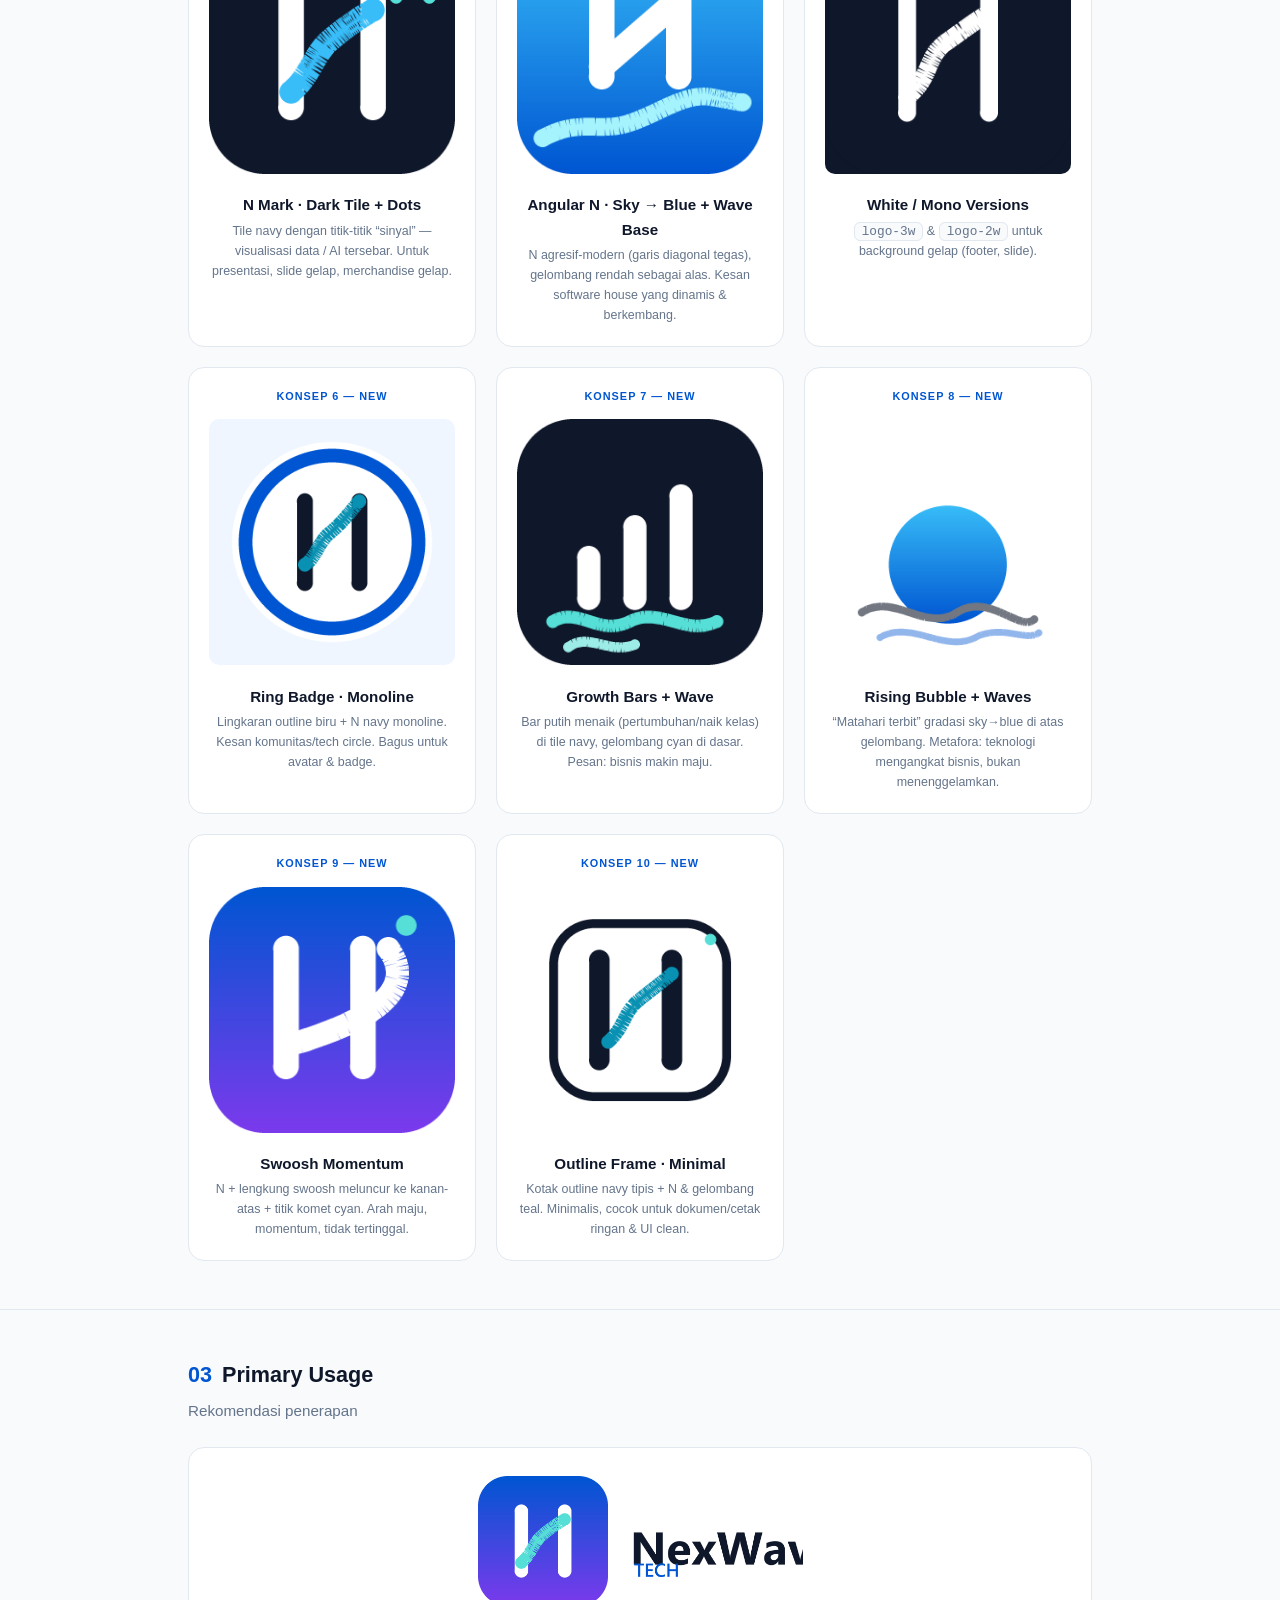
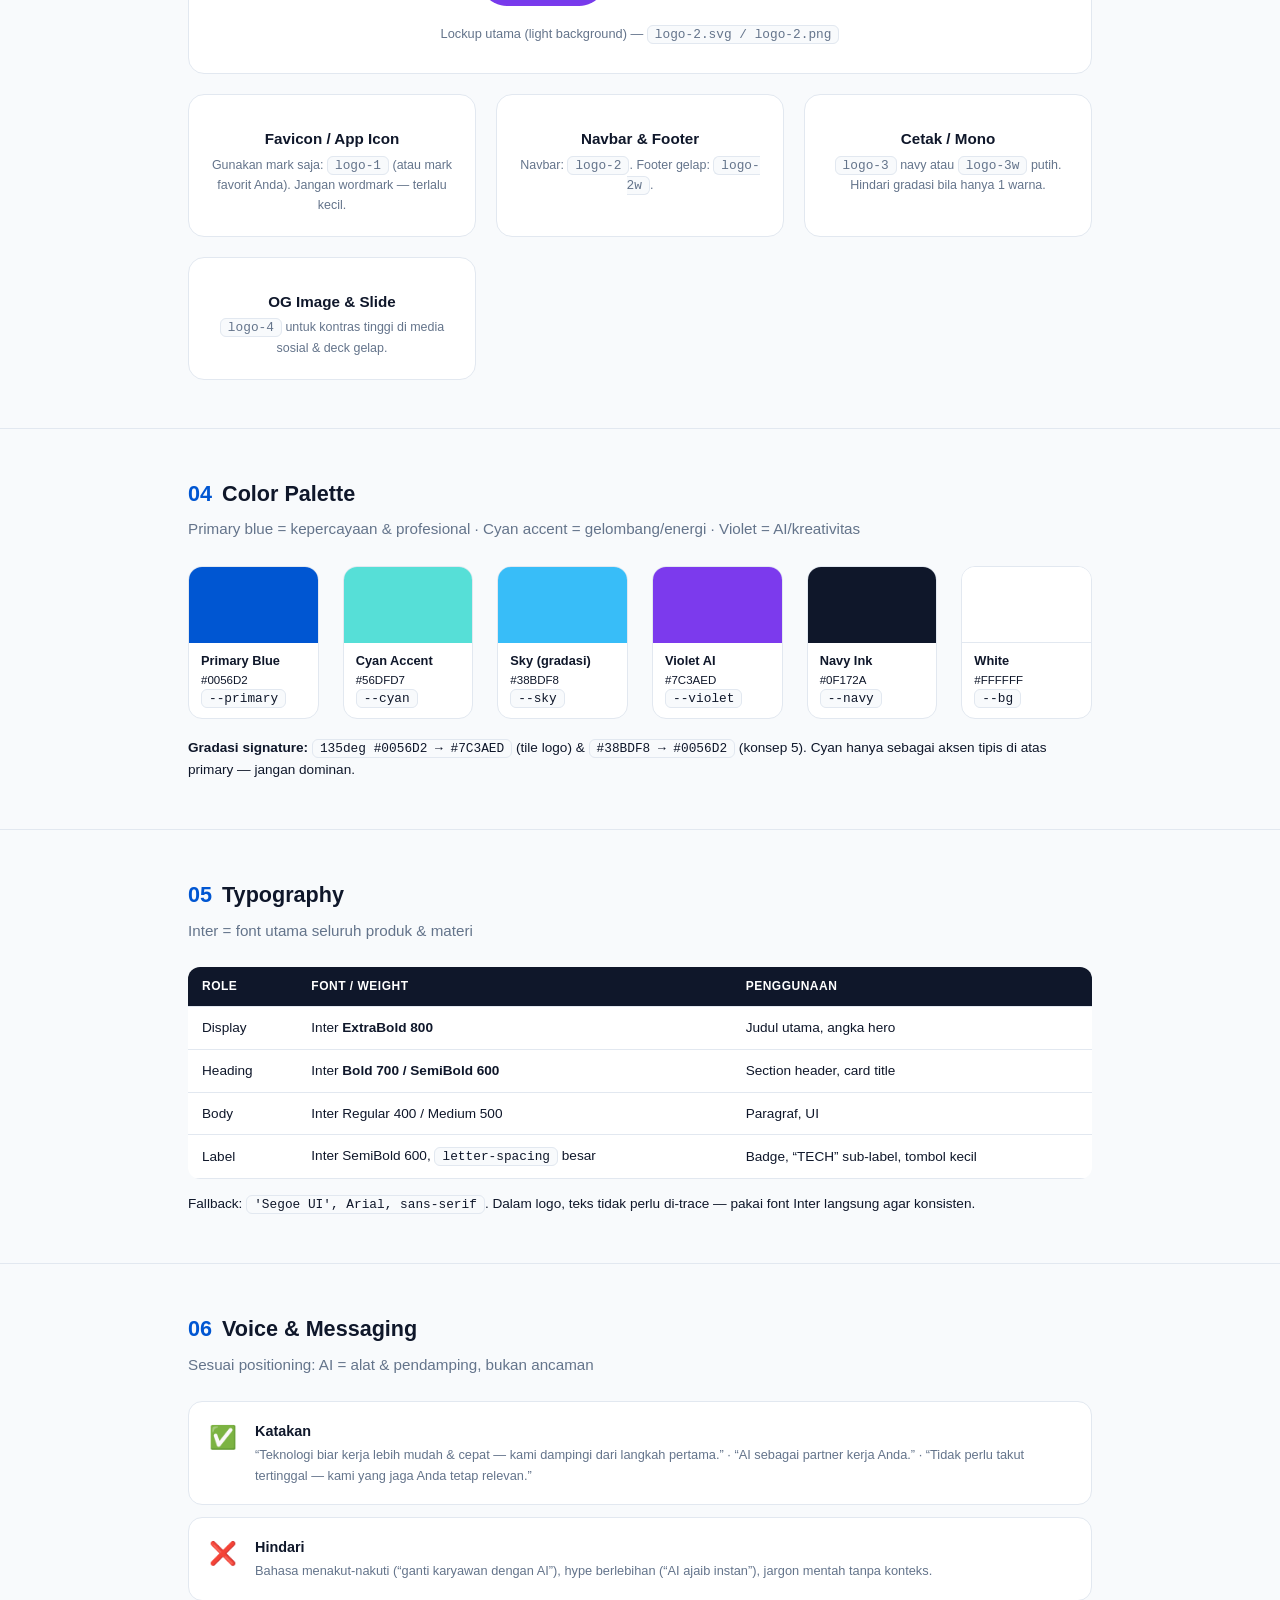
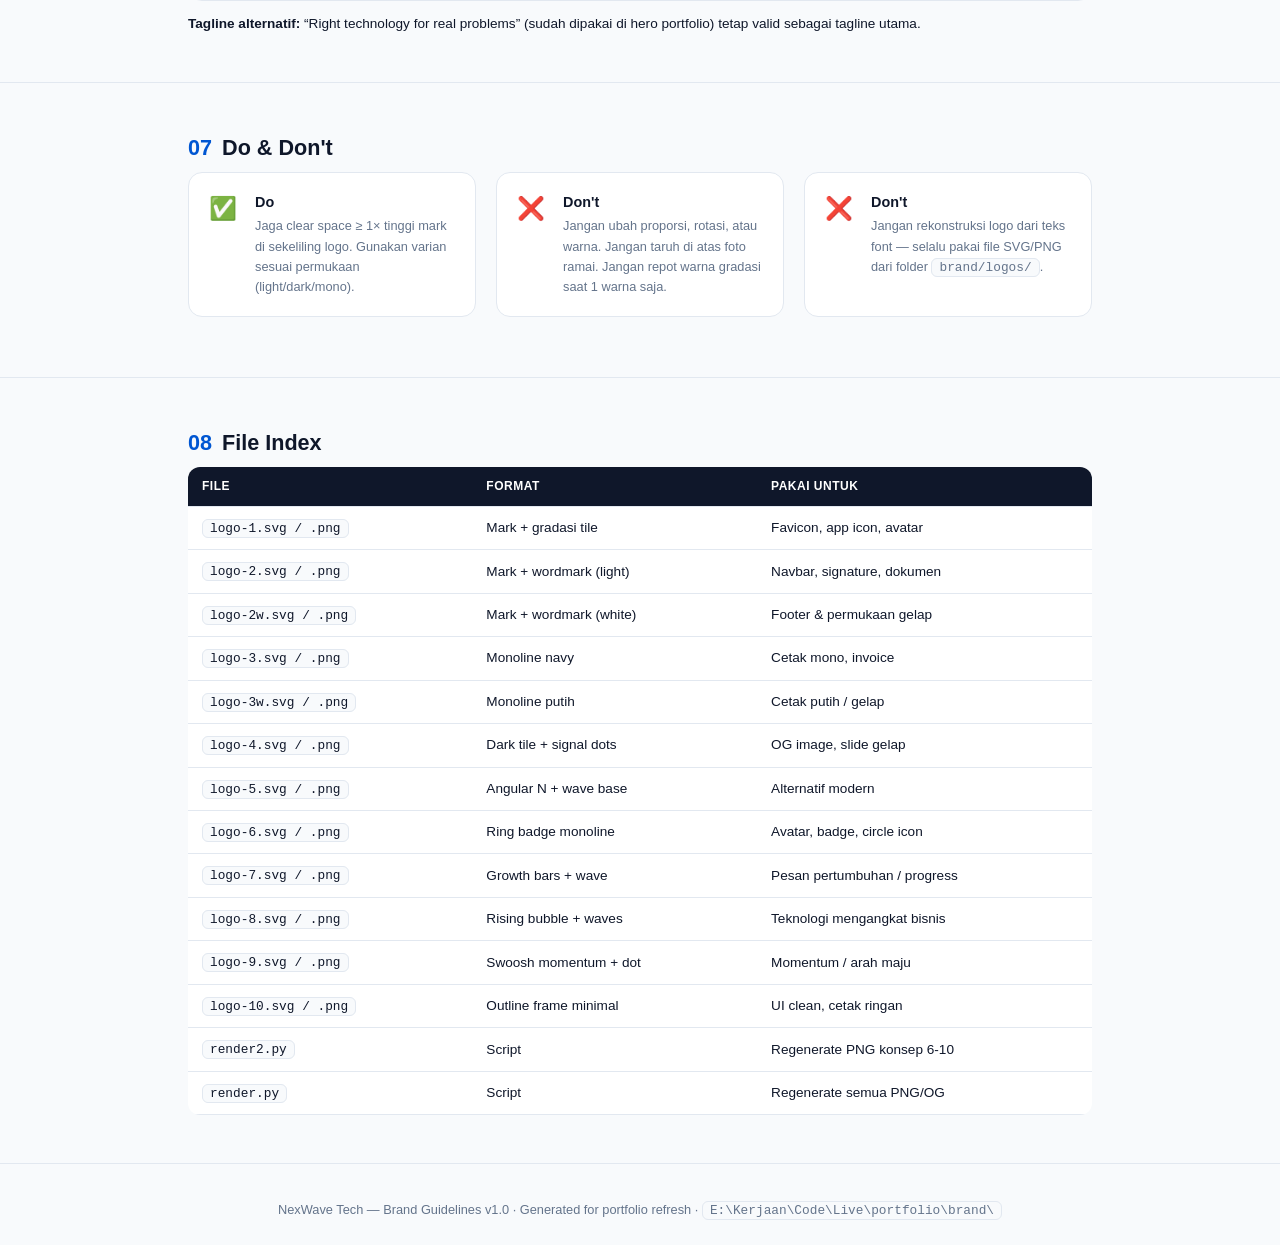
<file: brand/brand-guidelines.html>
<!DOCTYPE html>
<html lang="id">
<head>
<meta charset="UTF-8">
<meta name="viewport" content="width=device-width, initial-scale=1.0">
<title>NexWave Tech — Brand Guidelines v1.0</title>
<style>
  :root{
    --primary:#0056D2; --violet:#7C3AED; --navy:#0F172A;
    --cyan:#56DFD7; --sky:#38BDF8; --light:#38BDF8;
    --ink:#0F172A; --muted:#64748B; --bg:#FFFFFF; --soft:#F8FAFC; --line:#E2E8F0;
  }
  *{box-sizing:border-box; margin:0; padding:0}
  body{font-family:'Inter','Segoe UI',Arial,sans-serif; color:var(--ink); background:var(--soft); line-height:1.6}
  .wrap{max-width:960px; margin:0 auto; padding:0 28px}
  header{background:linear-gradient(135deg,var(--primary),var(--violet)); color:#fff; padding:64px 0 56px}
  header h1{font-size:2.2rem; font-weight:800; letter-spacing:-.5px}
  header p{opacity:.85; margin-top:8px; max-width:640px}
  .ver{display:inline-block; background:rgba(255,255,255,.15); border:1px solid rgba(255,255,255,.3); padding:2px 12px; border-radius:99px; font-size:.75rem; font-weight:600; margin-bottom:18px}
  section{padding:48px 0; border-bottom:1px solid var(--line)}
  section h2{font-size:1.35rem; font-weight:800; margin-bottom:6px}
  section h2 .num{color:var(--primary); margin-right:10px}
  .sub{color:var(--muted); font-size:.95rem; margin-bottom:24px}
  .grid{display:grid; grid-template-columns:repeat(auto-fit,minmax(230px,1fr)); gap:20px}
  .card{background:#fff; border:1px solid var(--line); border-radius:16px; padding:20px; text-align:center; transition:box-shadow .2s}
  .card:hover{box-shadow:0 10px 30px -10px rgba(2,6,23,.15)}
  .card .tag{font-size:.68rem; font-weight:700; letter-spacing:1px; color:var(--primary); text-transform:uppercase; margin-bottom:14px}
  .card img{max-width:100%; height:auto; border-radius:10px}
  .card h3{font-size:.95rem; margin:12px 0 4px}
  .card p{font-size:.78rem; color:var(--muted)}
  .stage{background:#fff; border:1px solid var(--line); border-radius:16px; padding:28px; margin-bottom:20px}
  .stage.dark{background:var(--navy)}
  .stage.center{text-align:center}
  .row{display:flex; gap:24px; flex-wrap:wrap; align-items:center; justify-content:center}
  .swatch{flex:1 1 130px; border-radius:14px; overflow:hidden; border:1px solid var(--line); background:#fff}
  .swatch .chip{height:76px}
  .swatch .meta{padding:8px 12px; font-size:.72rem}
  .swatch .meta b{display:block; font-size:.8rem}
  table{width:100%; border-collapse:collapse; background:#fff; border-radius:12px; overflow:hidden; font-size:.85rem}
  th,td{padding:10px 14px; text-align:left; border-bottom:1px solid var(--line)}
  th{background:var(--navy); color:#fff; font-weight:600; font-size:.75rem; letter-spacing:.5px; text-transform:uppercase}
  code{background:var(--soft); border:1px solid var(--line); padding:1px 7px; border-radius:6px; font-size:.8rem}
  .rule{display:flex; gap:18px; align-items:flex-start; background:#fff; border:1px solid var(--line); border-radius:14px; padding:18px 20px; margin-bottom:12px}
  .rule .ic{font-size:1.4rem}
  .rule h4{font-size:.9rem; margin-bottom:2px}
  .rule p{font-size:.8rem; color:var(--muted)}
  .pills{display:flex; gap:8px; flex-wrap:wrap}
  .pills span{font-size:.72rem; font-weight:600; padding:3px 12px; border-radius:99px; border:1px solid var(--line); background:#fff}
  footer{padding:36px 0; text-align:center; color:var(--muted); font-size:.8rem}
  @media(max-width:560px){ header h1{font-size:1.6rem} }
</style>
</head>
<body>

<header>
  <div class="wrap">
    <span class="ver">BRAND GUIDELINES — V1.0 — 2026</span>
    <h1>NexWave Tech</h1>
    <p>Software house yang membantu Anda mengikuti perkembangan teknologi agar tidak tertinggal. Kemajuan teknologi tidak bisa dihindari — dan sekarang ada AI, yang seharusnya menjadi alat dan pendamping dalam bekerja &amp; berbisnis: lebih mudah, lebih cepat. Bukan dihindari, bukan ditakuti.</p>
  </div>
</header>

<section>
  <div class="wrap">
    <h2><span class="num">01</span>Brand Positioning</h2>
    <p class="sub">Why NexWave Tech exists</p>
    <div class="stage">
      <table>
        <tr><th style="width:170px">Aspect</th><th>Definition</th></tr>
        <tr><td><b>Brand Essence</b></td><td>Gelombang teknologi yang mengantarkan — bukan menabrak — bisnis Anda.</td></tr>
        <tr><td><b>Promise</b></td><td>Teknologi (termasuk AI) sebagai alat &amp; pendamping kerja, bukan ancaman. Kami bantu adopsi yang tepat, bertahap, dan berdampak.</td></tr>
        <tr><td><b>Personality</b></td><td>Modern · Terpercaya · Membumi (tidak jualan hype) · Progresif</td></tr>
        <tr><td><b>Target Voice</b></td><td>ID: hangat &amp; tegas, minim jargon · EN: clear, confident, plain-spoken</td></tr>
        <tr><td><b>Tagline (opsional)</b></td><td>“Ride the wave of progress” / “Teknologi untuk maju, bukan takut”</td></tr>
      </table>
    </div>
  </div>
</section>

<section>
  <div class="wrap">
    <h2><span class="num">02</span>Logo System — 5 Konsep</h2>
    <p class="sub">Pilih satu sebagai primary; sisanya varian. Semua tersedia SVG + PNG (1024px).</p>
    <div class="grid">
      <div class="card">
        <div class="tag">Konsep 1 — Recommended</div>
        <img src="logos/logo-1.png" alt="logo 1">
        <h3>N Mark · Gradient Tile</h3>
        <p>Dua pilar putih membentuk huruf <b>N</b>, garis cyan sebagai diagonal gelombang. Simbol gabungan N + gelombang. Paling kuat di ukuran kecil (favicon).</p>
      </div>
      <div class="card">
        <div class="tag">Konsep 2</div>
        <img src="logos/logo-2-preview.png" alt="logo 2">
        <h3>N Mark + Wordmark</h3>
        <p>Kombinasi mark &amp; teks “NexWave” + sub “TECH”. Untuk navbar, email signature, dokumen resmi.</p>
      </div>
      <div class="card">
        <div class="tag">Konsep 3</div>
        <img src="logos/logo-3.png" alt="logo 3" style="background:#fff; padding:16px">
        <h3>Monoline N — Light</h3>
        <p>Versi garis tunggal navy. Penggunaan: cetak hitam-putih, invoice, stempel, emboss.</p>
      </div>
      <div class="card">
        <div class="tag">Konsep 4</div>
        <img src="logos/logo-4.png" alt="logo 4">
        <h3>N Mark · Dark Tile + Dots</h3>
        <p>Tile navy dengan titik-titik “sinyal” — visualisasi data / AI tersebar. Untuk presentasi, slide gelap, merchandise gelap.</p>
      </div>
      <div class="card">
        <div class="tag">Konsep 5</div>
        <img src="logos/logo-5.png" alt="logo 5">
        <h3>Angular N · Sky → Blue + Wave Base</h3>
        <p>N agresif-modern (garis diagonal tegas), gelombang rendah sebagai alas. Kesan software house yang dinamis &amp; berkembang.</p>
      </div>
      <div class="card">
        <div class="tag">Varian Dark Surface</div>
        <img src="logos/logo-3w.png" alt="logo 3 white" style="background:#0F172A">
        <h3>White / Mono Versions</h3>
        <p><code>logo-3w</code> &amp; <code>logo-2w</code> untuk background gelap (footer, slide).</p>
      </div>
      <div class="card">
        <div class="tag">Konsep 6 — New</div>
        <img src="logos/logo-6.png" alt="logo 6" style="background:#EFF6FF; padding:14px">
        <h3>Ring Badge · Monoline</h3>
        <p>Lingkaran outline biru + N navy monoline. Kesan komunitas/tech circle. Bagus untuk avatar &amp; badge.</p>
      </div>
      <div class="card">
        <div class="tag">Konsep 7 — New</div>
        <img src="logos/logo-7.png" alt="logo 7">
        <h3>Growth Bars + Wave</h3>
        <p>Bar putih menaik (pertumbuhan/naik kelas) di tile navy, gelombang cyan di dasar. Pesan: bisnis makin maju.</p>
      </div>
      <div class="card">
        <div class="tag">Konsep 8 — New</div>
        <img src="logos/logo-8.png" alt="logo 8" style="background:#FFFFFF; padding:14px">
        <h3>Rising Bubble + Waves</h3>
        <p>“Matahari terbit” gradasi sky→blue di atas gelombang. Metafora: teknologi mengangkat bisnis, bukan menenggelamkan.</p>
      </div>
      <div class="card">
        <div class="tag">Konsep 9 — New</div>
        <img src="logos/logo-9.png" alt="logo 9">
        <h3>Swoosh Momentum</h3>
        <p>N + lengkung swoosh meluncur ke kanan-atas + titik komet cyan. Arah maju, momentum, tidak tertinggal.</p>
      </div>
      <div class="card">
        <div class="tag">Konsep 10 — New</div>
        <img src="logos/logo-10.png" alt="logo 10" style="background:#FFFFFF; padding:14px">
        <h3>Outline Frame · Minimal</h3>
        <p>Kotak outline navy tipis + N &amp; gelombang teal. Minimalis, cocok untuk dokumen/cetak ringan &amp; UI clean.</p>
      </div>
    </div>
  </div>
</section>

<section>
  <div class="wrap">
    <h2><span class="num">03</span>Primary Usage</h2>
    <p class="sub">Rekomendasi penerapan</p>
    <div class="stage center" style="background:#fff">
      <img src="logos/logo-2-preview.png" alt="primary lockup" style="max-height:130px">
      <p style="font-size:.8rem; color:var(--muted); margin-top:10px">Lockup utama (light background) — <code>logo-2.svg / logo-2.png</code></p>
    </div>
    <div class="grid">
      <div class="card"><h3>Favicon / App Icon</h3><p>Gunakan mark saja: <code>logo-1</code> (atau mark favorit Anda). Jangan wordmark — terlalu kecil.</p></div>
      <div class="card"><h3>Navbar &amp; Footer</h3><p>Navbar: <code>logo-2</code>. Footer gelap: <code>logo-2w</code>.</p></div>
      <div class="card"><h3>Cetak / Mono</h3><p><code>logo-3</code> navy atau <code>logo-3w</code> putih. Hindari gradasi bila hanya 1 warna.</p></div>
      <div class="card"><h3>OG Image &amp; Slide</h3><p><code>logo-4</code> untuk kontras tinggi di media sosial &amp; deck gelap.</p></div>
    </div>
  </div>
</section>

<section>
  <div class="wrap">
    <h2><span class="num">04</span>Color Palette</h2>
    <p class="sub">Primary blue = kepercayaan &amp; profesional · Cyan accent = gelombang/energi · Violet = AI/kreativitas</p>
    <div class="row">
      <div class="swatch"><div class="chip" style="background:#0056D2"></div><div class="meta"><b>Primary Blue</b>#0056D2<br><code>--primary</code></div></div>
      <div class="swatch"><div class="chip" style="background:#56DFD7"></div><div class="meta"><b>Cyan Accent</b>#56DFD7<br><code>--cyan</code></div></div>
      <div class="swatch"><div class="chip" style="background:#38BDF8"></div><div class="meta"><b>Sky (gradasi)</b>#38BDF8<br><code>--sky</code></div></div>
      <div class="swatch"><div class="chip" style="background:#7C3AED"></div><div class="meta"><b>Violet AI</b>#7C3AED<br><code>--violet</code></div></div>
      <div class="swatch"><div class="chip" style="background:#0F172A"></div><div class="meta"><b>Navy Ink</b>#0F172A<br><code>--navy</code></div></div>
      <div class="swatch"><div class="chip" style="background:#FFFFFF; border-bottom:1px solid #E2E8F0"></div><div class="meta"><b>White</b>#FFFFFF<br><code>--bg</code></div></div>
    </div>
    <p style="margin-top:18px; font-size:.85rem"><b>Gradasi signature:</b> <code>135deg #0056D2 → #7C3AED</code> (tile logo) &amp; <code>#38BDF8 → #0056D2</code> (konsep 5). Cyan hanya sebagai aksen tipis di atas primary — jangan dominan.</p>
  </div>
</section>

<section>
  <div class="wrap">
    <h2><span class="num">05</span>Typography</h2>
    <p class="sub">Inter = font utama seluruh produk &amp; materi</p>
    <table>
      <tr><th>Role</th><th>Font / Weight</th><th>Penggunaan</th></tr>
      <tr><td>Display</td><td>Inter <b>ExtraBold 800</b></td><td>Judul utama, angka hero</td></tr>
      <tr><td>Heading</td><td>Inter <b>Bold 700 / SemiBold 600</b></td><td>Section header, card title</td></tr>
      <tr><td>Body</td><td>Inter Regular 400 / Medium 500</td><td>Paragraf, UI</td></tr>
      <tr><td>Label</td><td>Inter SemiBold 600, <code>letter-spacing</code> besar</td><td>Badge, “TECH” sub-label, tombol kecil</td></tr>
    </table>
    <p style="margin-top:14px; font-size:.85rem">Fallback: <code>'Segoe UI', Arial, sans-serif</code>. Dalam logo, teks tidak perlu di-trace — pakai font Inter langsung agar konsisten.</p>
  </div>
</section>

<section>
  <div class="wrap">
    <h2><span class="num">06</span>Voice &amp; Messaging</h2>
    <p class="sub">Sesuai positioning: AI = alat &amp; pendamping, bukan ancaman</p>
    <div class="rule"><div class="ic">✅</div><div><h4>Katakan</h4><p>“Teknologi biar kerja lebih mudah &amp; cepat — kami dampingi dari langkah pertama.” · “AI sebagai partner kerja Anda.” · “Tidak perlu takut tertinggal — kami yang jaga Anda tetap relevan.”</p></div></div>
    <div class="rule"><div class="ic">❌</div><div><h4>Hindari</h4><p>Bahasa menakut-nakuti (“ganti karyawan dengan AI”), hype berlebihan (“AI ajaib instan”), jargon mentah tanpa konteks.</p></div></div>
    <p style="font-size:.85rem"><b>Tagline alternatif:</b> “Right technology for real problems” (sudah dipakai di hero portfolio) tetap valid sebagai tagline utama.</p>
  </div>
</section>

<section>
  <div class="wrap">
    <h2><span class="num">07</span>Do &amp; Don't</h2>
    <div class="grid">
      <div class="rule"><div class="ic">✅</div><div><h4>Do</h4><p>Jaga clear space ≥ 1× tinggi mark di sekeliling logo. Gunakan varian sesuai permukaan (light/dark/mono).</p></div></div>
      <div class="rule"><div class="ic">❌</div><div><h4>Don't</h4><p>Jangan ubah proporsi, rotasi, atau warna. Jangan taruh di atas foto ramai. Jangan repot warna gradasi saat 1 warna saja.</p></div></div>
      <div class="rule"><div class="ic">❌</div><div><h4>Don't</h4><p>Jangan rekonstruksi logo dari teks font — selalu pakai file SVG/PNG dari folder <code>brand/logos/</code>.</p></div></div>
    </div>
  </div>
</section>

<section>
  <div class="wrap">
    <h2><span class="num">08</span>File Index</h2>
    <table>
      <tr><th>File</th><th>Format</th><th>Pakai untuk</th></tr>
      <tr><td><code>logo-1.svg / .png</code></td><td>Mark + gradasi tile</td><td>Favicon, app icon, avatar</td></tr>
      <tr><td><code>logo-2.svg / .png</code></td><td>Mark + wordmark (light)</td><td>Navbar, signature, dokumen</td></tr>
      <tr><td><code>logo-2w.svg / .png</code></td><td>Mark + wordmark (white)</td><td>Footer &amp; permukaan gelap</td></tr>
      <tr><td><code>logo-3.svg / .png</code></td><td>Monoline navy</td><td>Cetak mono, invoice</td></tr>
      <tr><td><code>logo-3w.svg / .png</code></td><td>Monoline putih</td><td>Cetak putih / gelap</td></tr>
      <tr><td><code>logo-4.svg / .png</code></td><td>Dark tile + signal dots</td><td>OG image, slide gelap</td></tr>
      <tr><td><code>logo-5.svg / .png</code></td><td>Angular N + wave base</td><td>Alternatif modern</td></tr>
      <tr><td><code>logo-6.svg / .png</code></td><td>Ring badge monoline</td><td>Avatar, badge, circle icon</td></tr>
      <tr><td><code>logo-7.svg / .png</code></td><td>Growth bars + wave</td><td>Pesan pertumbuhan / progress</td></tr>
      <tr><td><code>logo-8.svg / .png</code></td><td>Rising bubble + waves</td><td>Teknologi mengangkat bisnis</td></tr>
      <tr><td><code>logo-9.svg / .png</code></td><td>Swoosh momentum + dot</td><td>Momentum / arah maju</td></tr>
      <tr><td><code>logo-10.svg / .png</code></td><td>Outline frame minimal</td><td>UI clean, cetak ringan</td></tr>
      <tr><td><code>render2.py</code></td><td>Script</td><td>Regenerate PNG konsep 6-10</td></tr>
      <tr><td><code>render.py</code></td><td>Script</td><td>Regenerate semua PNG/OG</td></tr>
    </table>
  </div>
</section>

<footer>
  NexWave Tech — Brand Guidelines v1.0 · Generated for portfolio refresh · <code>E:\Kerjaan\Code\Live\portfolio\brand\</code>
</footer>
</body>
</html>
</file>
